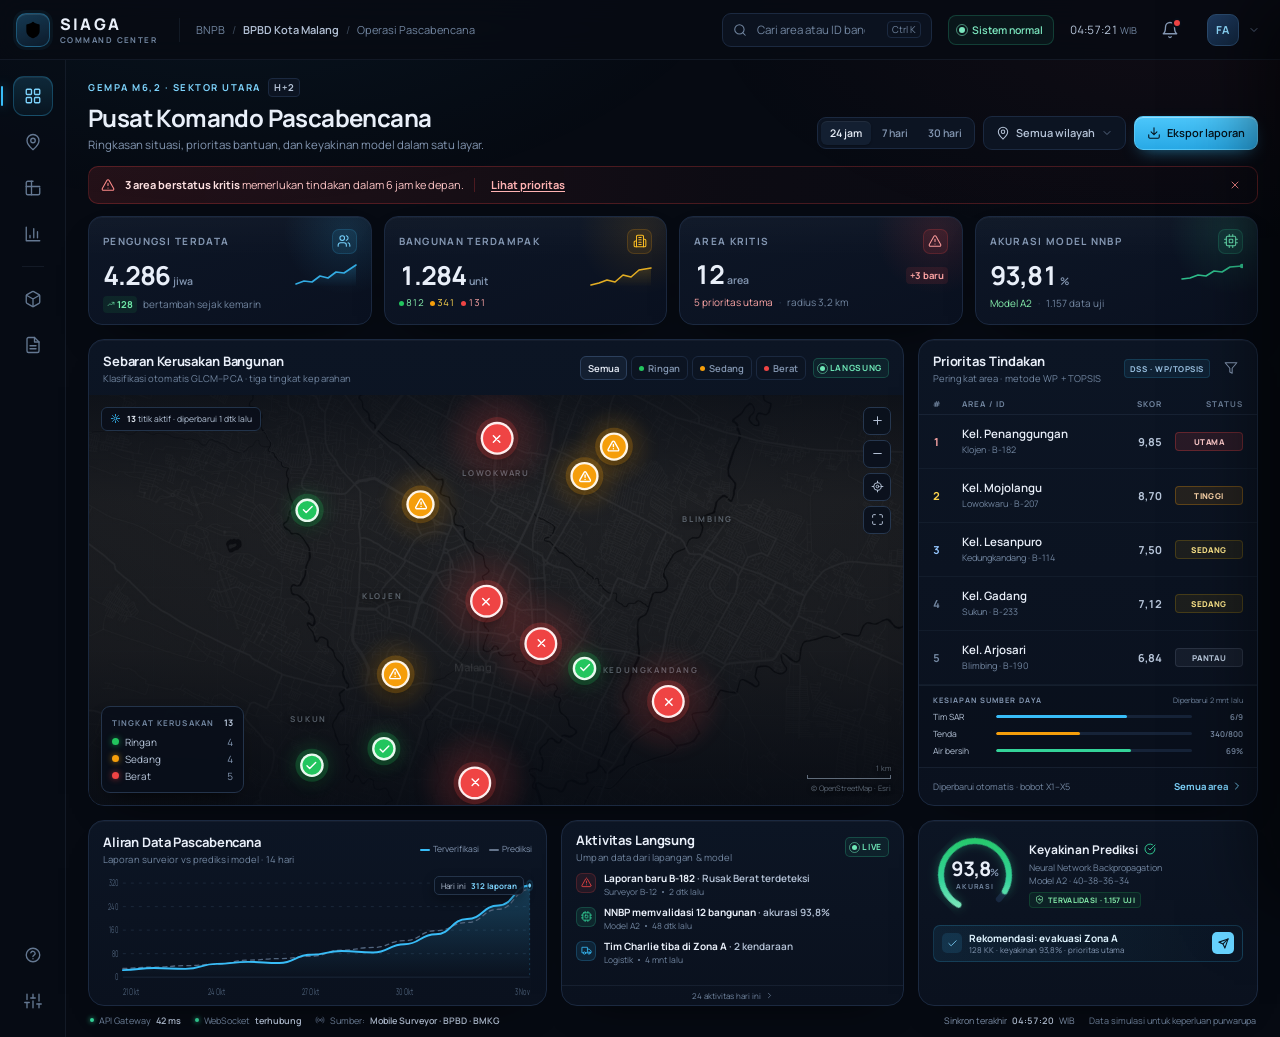
<file: mockup/index.html>
<!DOCTYPE html>
<html lang="id">
<head>
<meta charset="UTF-8" />
<meta name="viewport" content="width=device-width, initial-scale=1.0" />
<title>SIAGA Command Center — Pusat Komando Pascabencana</title>
<meta name="description" content="Mockup high-fidelity Executive Dashboard Sistem Informasi Manajemen Bencana BNPB/BPBD — Tugas Minggu 9." />
<link rel="stylesheet" href="assets/css/styles.css" />
</head>
<body>

<!-- ============ ICON SPRITE ============ -->
<svg width="0" height="0" style="position:absolute" aria-hidden="true">
  <defs>
    <symbol id="i-shield" viewBox="0 0 24 24"><path d="M20 13c0 5-3.5 7.5-7.66 8.95a1 1 0 0 1-.67-.01C7.5 20.5 4 18 4 13V6a1 1 0 0 1 1-1c2 0 4.5-1.2 6.24-2.72a1.17 1.17 0 0 1 1.52 0C14.51 3.81 17 5 19 5a1 1 0 0 1 1 1z"/><path d="M9 12h1.4l1.1-3 2 6 1.1-3H17"/></symbol>
    <symbol id="i-grid" viewBox="0 0 24 24"><rect x="3" y="3" width="7" height="7" rx="1.2"/><rect x="14" y="3" width="7" height="7" rx="1.2"/><rect x="3" y="14" width="7" height="7" rx="1.2"/><rect x="14" y="14" width="7" height="7" rx="1.2"/></symbol>
    <symbol id="i-map-pin" viewBox="0 0 24 24"><path d="M20 10c0 4.99-5.54 10.19-7.4 11.8a1 1 0 0 1-1.2 0C9.54 20.19 4 14.99 4 10a8 8 0 0 1 16 0"/><circle cx="12" cy="10" r="3"/></symbol>
    <symbol id="i-table" viewBox="0 0 24 24"><path d="M12 3H5a2 2 0 0 0-2 2v14a2 2 0 0 0 2 2h14a2 2 0 0 0 2-2v-7"/><path d="M3 10h18M10 3v18"/></symbol>
    <symbol id="i-chart" viewBox="0 0 24 24"><path d="M3 3v18h18"/><path d="M18 17V9M13 17V5M8 17v-3"/></symbol>
    <symbol id="i-users" viewBox="0 0 24 24"><path d="M16 21v-2a4 4 0 0 0-4-4H6a4 4 0 0 0-4 4v2"/><circle cx="9" cy="7" r="4"/><path d="M22 21v-2a4 4 0 0 0-3-3.87M16 3.13a4 4 0 0 1 0 7.75"/></symbol>
    <symbol id="i-box" viewBox="0 0 24 24"><path d="M21 8a2 2 0 0 0-1-1.73l-7-4a2 2 0 0 0-2 0l-7 4A2 2 0 0 0 3 8v8a2 2 0 0 0 1 1.73l7 4a2 2 0 0 0 2 0l7-4A2 2 0 0 0 21 16Z"/><path d="m3.3 7 8.7 5 8.7-5M12 22V12"/></symbol>
    <symbol id="i-file" viewBox="0 0 24 24"><path d="M14 2H6a2 2 0 0 0-2 2v16a2 2 0 0 0 2 2h12a2 2 0 0 0 2-2V8z"/><path d="M14 2v6h6M16 13H8M16 17H8"/></symbol>
    <symbol id="i-settings" viewBox="0 0 24 24"><path d="M4 21v-7M4 10V3M12 21v-9M12 8V3M20 21v-5M20 12V3"/><path d="M1 14h6M9 8h6M17 16h6"/></symbol>
    <symbol id="i-help" viewBox="0 0 24 24"><circle cx="12" cy="12" r="9"/><path d="M9.1 9a3 3 0 0 1 5.8 1c0 2-3 2.5-3 4"/><path d="M12 17h.01"/></symbol>
    <symbol id="i-bell" viewBox="0 0 24 24"><path d="M6 8a6 6 0 0 1 12 0c0 7 3 9 3 9H3s3-2 3-9"/><path d="M10.3 21a1.94 1.94 0 0 0 3.4 0"/></symbol>
    <symbol id="i-search" viewBox="0 0 24 24"><circle cx="11" cy="11" r="8"/><path d="m21 21-4.35-4.35"/></symbol>
    <symbol id="i-download" viewBox="0 0 24 24"><path d="M21 15v4a2 2 0 0 1-2 2H5a2 2 0 0 1-2-2v-4"/><path d="m7 10 5 5 5-5M12 15V3"/></symbol>
    <symbol id="i-chevron-down" viewBox="0 0 24 24"><path d="m6 9 6 6 6-6"/></symbol>
    <symbol id="i-chevron-right" viewBox="0 0 24 24"><path d="m9 18 6-6-6-6"/></symbol>
    <symbol id="i-plus" viewBox="0 0 24 24"><path d="M12 5v14M5 12h14"/></symbol>
    <symbol id="i-minus" viewBox="0 0 24 24"><path d="M5 12h14"/></symbol>
    <symbol id="i-locate" viewBox="0 0 24 24"><circle cx="12" cy="12" r="7"/><path d="M12 2v3M12 19v3M2 12h3M19 12h3"/><circle cx="12" cy="12" r="2.5"/></symbol>
    <symbol id="i-maximize" viewBox="0 0 24 24"><path d="M8 3H5a2 2 0 0 0-2 2v3M16 3h3a2 2 0 0 1 2 2v3M8 21H5a2 2 0 0 1-2-2v-3M16 21h3a2 2 0 0 0 2-2v-3"/></symbol>
    <symbol id="i-layers" viewBox="0 0 24 24"><path d="M12.83 2.18a2 2 0 0 0-1.66 0L2.6 6.08a1 1 0 0 0 0 1.83l8.58 3.91a2 2 0 0 0 1.66 0l8.58-3.9a1 1 0 0 0 0-1.83Z"/><path d="m22 17.65-9.17 4.16a2 2 0 0 1-1.66 0L2 17.65M22 12.65l-9.17 4.16a2 2 0 0 1-1.66 0L2 12.65"/></symbol>
    <symbol id="i-wifi" viewBox="0 0 24 24"><path d="M5 12.55a11 11 0 0 1 14.08 0M8.53 16.11a6 6 0 0 1 6.95 0"/><path d="M12 20h.01"/></symbol>
    <symbol id="i-clock" viewBox="0 0 24 24"><circle cx="12" cy="12" r="9"/><path d="M12 7v5l3 2"/></symbol>
    <symbol id="i-check-circle" viewBox="0 0 24 24"><path d="M21.8 10A10 10 0 1 1 17 3.34"/><path d="m9 11 3 3L22 4"/></symbol>
    <symbol id="i-check" viewBox="0 0 24 24"><path d="m20 6-11 11-5-5"/></symbol>
    <symbol id="i-alert" viewBox="0 0 24 24"><path d="m21.73 18-8-14a2 2 0 0 0-3.46 0l-8 14A2 2 0 0 0 4 21h16a2 2 0 0 0 1.73-3"/><path d="M12 9v4M12 17h.01"/></symbol>
    <symbol id="i-activity" viewBox="0 0 24 24"><path d="M22 12h-4l-3 9L9 3l-3 9H2"/></symbol>
    <symbol id="i-arrow-ur" viewBox="0 0 24 24"><path d="M7 17 17 7M7 7h10v10"/></symbol>
    <symbol id="i-x" viewBox="0 0 24 24"><path d="M18 6 6 18M6 6l12 12"/></symbol>
    <symbol id="i-filter" viewBox="0 0 24 24"><path d="M22 3H2l8 9.46V19l4 2v-8.54L22 3z"/></symbol>
    <symbol id="i-send" viewBox="0 0 24 24"><path d="m22 2-7 20-4-9-9-4Z"/><path d="M22 2 11 13"/></symbol>
    <symbol id="i-refresh" viewBox="0 0 24 24"><path d="M3 12a9 9 0 0 1 9-9 9.75 9.75 0 0 1 6.74 2.74L21 8M21 3v5h-5"/><path d="M21 12a9 9 0 0 1-9 9 9.75 9.75 0 0 1-6.74-2.74L3 16M8 16H3v5"/></symbol>
    <symbol id="i-radio" viewBox="0 0 24 24"><circle cx="12" cy="12" r="2"/><path d="M4.93 19.07a10 10 0 0 1 0-14.14M19.07 4.93a10 10 0 0 1 0 14.14M7.76 16.24a6 6 0 0 1 0-8.49M16.24 7.76a6 6 0 0 1 0 8.49"/></symbol>
    <symbol id="i-truck" viewBox="0 0 24 24"><path d="M10 17h4V5H2v12h3M14 9h4l4 4v4h-3"/><circle cx="7.5" cy="17.5" r="2.5"/><circle cx="17.5" cy="17.5" r="2.5"/></symbol>
    <symbol id="i-home" viewBox="0 0 24 24"><path d="m3 9 9-7 9 7v11a2 2 0 0 1-2 2H5a2 2 0 0 1-2-2z"/><path d="M9 22V12h6v10"/></symbol>
    <symbol id="i-building" viewBox="0 0 24 24"><path d="M6 22V4a2 2 0 0 1 2-2h8a2 2 0 0 1 2 2v18Z"/><path d="M6 12H4a2 2 0 0 0-2 2v6a2 2 0 0 0 2 2h2M18 9h2a2 2 0 0 1 2 2v9a2 2 0 0 1-2 2h-2M10 6h4M10 10h4M10 14h4M10 18h4"/></symbol>
    <symbol id="i-spark" viewBox="0 0 24 24"><path d="M12 3v3M12 18v3M3 12h3M18 12h3M5.6 5.6l2.1 2.1M16.3 16.3l2.1 2.1M18.4 5.6l-2.1 2.1M7.7 16.3l-2.1 2.1"/><circle cx="12" cy="12" r="3.2"/></symbol>
    <symbol id="i-cpu" viewBox="0 0 24 24"><rect x="4" y="4" width="16" height="16" rx="2"/><rect x="9" y="9" width="6" height="6" rx="1"/><path d="M9 1v3M15 1v3M9 20v3M15 20v3M1 9h3M1 15h3M20 9h3M20 15h3"/></symbol>
    <symbol id="i-target" viewBox="0 0 24 24"><circle cx="12" cy="12" r="9"/><circle cx="12" cy="12" r="5"/><circle cx="12" cy="12" r="1"/></symbol>
    <symbol id="i-trend-up" viewBox="0 0 24 24"><path d="m3 17 6-6 4 4 8-8"/><path d="M15 7h6v6"/></symbol>
    <symbol id="i-trend-down" viewBox="0 0 24 24"><path d="m3 7 6 6 4-4 8 8"/><path d="M15 17h6v-6"/></symbol>
  </defs>
</svg>

<div class="app">

  <!-- ============ TOP BAR ============ -->
  <header class="topbar">
    <div class="brand">
      <div class="brand-mark"><svg><use href="#i-shield"/></svg></div>
      <div class="brand-text">
        <span class="brand-name">SIAGA</span>
        <span class="brand-sub">COMMAND CENTER</span>
      </div>
    </div>
    <div class="v-divider"></div>
    <div class="crumbs">
      <span>BNPB</span><span class="sep">/</span>
      <strong>BPBD Kota Malang</strong><span class="sep">/</span>
      <span>Operasi Pascabencana</span>
    </div>
    <div class="topbar-spacer"></div>

    <label class="search">
      <svg class="icon sm"><use href="#i-search"/></svg>
      <input id="globalSearch" type="search" placeholder="Cari area atau ID bangunan…" aria-label="Cari area atau ID bangunan" />
      <kbd>Ctrl K</kbd>
    </label>

    <div class="sync-chip" title="Sinkronisasi data berjalan">
      <span class="pulse-dot"></span>
      <span>Sistem normal</span>
    </div>

    <div class="clock"><span id="clock">14:32:08</span><small>WIB</small></div>

    <button class="icon-btn" aria-label="Notifikasi" id="bellBtn">
      <svg class="icon"><use href="#i-bell"/></svg>
      <span class="badge"></span>
    </button>

    <div class="profile">
      <div class="avatar">FA</div>
      <div class="profile-meta"><b>Farrel A.</b><span>EKSEKUTIF BPBD</span></div>
      <svg class="icon xs" style="color:#5d6f89"><use href="#i-chevron-down"/></svg>
    </div>
  </header>

  <div class="shell">

    <!-- ============ RAIL ============ -->
    <nav class="rail" aria-label="Navigasi utama">
      <button class="rail-btn active" data-tip="Ringkasan" aria-label="Ringkasan"><svg class="icon"><use href="#i-grid"/></svg></button>
      <button class="rail-btn" data-tip="Peta kerusakan" aria-label="Peta kerusakan"><svg class="icon"><use href="#i-map-pin"/></svg></button>
      <button class="rail-btn" data-tip="Daftar prioritas" aria-label="Daftar prioritas"><svg class="icon"><use href="#i-table"/></svg></button>
      <button class="rail-btn" data-tip="Analitik" aria-label="Analitik"><svg class="icon"><use href="#i-chart"/></svg></button>
      <div class="rail-sep"></div>
      <button class="rail-btn" data-tip="Sumber daya" aria-label="Sumber daya"><svg class="icon"><use href="#i-box"/></svg></button>
      <button class="rail-btn" data-tip="Laporan" aria-label="Laporan"><svg class="icon"><use href="#i-file"/></svg></button>
      <div class="rail-spacer"></div>
      <button class="rail-btn" data-tip="Bantuan" aria-label="Bantuan"><svg class="icon"><use href="#i-help"/></svg></button>
      <button class="rail-btn" data-tip="Pengaturan" aria-label="Pengaturan"><svg class="icon"><use href="#i-settings"/></svg></button>
    </nav>

    <!-- ============ MAIN ============ -->
    <main class="main">

      <div class="page-head">
        <div>
          <div class="eyebrow">
            <span>Gempa M6,2 · Sektor Utara</span>
            <span class="tag">H+2</span>
          </div>
          <h1>Pusat Komando Pascabencana</h1>
          <p class="page-sub">Ringkasan situasi, prioritas bantuan, dan keyakinan model dalam satu layar.</p>
        </div>
        <div class="head-actions">
          <div class="segmented" role="group" aria-label="Rentang waktu">
            <button class="active">24 jam</button>
            <button>7 hari</button>
            <button>30 hari</button>
          </div>
          <button class="btn">
            <svg class="icon sm"><use href="#i-map-pin"/></svg>
            Semua wilayah
            <svg class="icon xs" style="color:#5d6f89"><use href="#i-chevron-down"/></svg>
          </button>
          <button class="btn primary">
            <svg class="icon sm"><use href="#i-download"/></svg>
            Ekspor laporan
          </button>
        </div>
      </div>

      <div class="alert-banner" id="alertBanner">
        <svg class="icon sm"><use href="#i-alert"/></svg>
        <span><b>3 area berstatus kritis</b> memerlukan tindakan dalam 6 jam ke depan.</span>
        <span class="sep"></span>
        <button class="link" id="alertLink">Lihat prioritas</button>
        <span class="spacer"></span>
        <button class="close" id="alertClose" aria-label="Tutup pemberitahuan">
          <svg class="icon xs"><use href="#i-x"/></svg>
        </button>
      </div>

      <!-- KPI -->
      <section class="kpis" aria-label="Indikator kinerja utama">
        <article class="kpi" style="--glow:rgba(56,189,248,.13)">
          <div class="kpi-top">
            <span class="kpi-label">Pengungsi Terdata</span>
            <span class="kpi-ic"><svg class="icon"><use href="#i-users"/></svg></span>
          </div>
          <div class="kpi-main">
            <div class="kpi-value" data-count="4286">4.286<small>jiwa</small></div>
            <svg class="spark" viewBox="0 0 62 26" fill="none" aria-hidden="true">
              <path d="M1 23 L9 20 L17 21 L25 15 L33 17 L41 11 L49 12 L61 4" stroke="#38bdf8" stroke-width="1.6" stroke-linecap="round" stroke-linejoin="round"/>
              <path d="M1 23 L9 20 L17 21 L25 15 L33 17 L41 11 L49 12 L61 4 L61 26 L1 26Z" fill="url(#sp1)" opacity=".5"/>
              <defs><linearGradient id="sp1" x1="0" y1="0" x2="0" y2="1"><stop stop-color="#38bdf8" stop-opacity=".45"/><stop offset="1" stop-color="#38bdf8" stop-opacity="0"/></linearGradient></defs>
            </svg>
          </div>
          <div class="kpi-foot">
            <span class="delta up"><svg class="icon xs" style="width:8px;height:8px"><use href="#i-trend-up"/></svg>128</span>
            <span>bertambah sejak kemarin</span>
          </div>
        </article>

        <article class="kpi" style="--glow:rgba(245,158,11,.1)">
          <div class="kpi-top">
            <span class="kpi-label">Bangunan Terdampak</span>
            <span class="kpi-ic" style="--ic:#fbbf24;--ic-bg:rgba(245,158,11,.09);--ic-bd:rgba(245,158,11,.18)"><svg class="icon"><use href="#i-building"/></svg></span>
          </div>
          <div class="kpi-main">
            <div class="kpi-value" data-count="1284">1.284<small>unit</small></div>
            <svg class="spark" viewBox="0 0 62 26" fill="none" aria-hidden="true">
              <path d="M1 24 L9 22 L17 19 L25 21 L33 14 L41 16 L49 9 L61 7" stroke="#fbbf24" stroke-width="1.6" stroke-linecap="round" stroke-linejoin="round"/>
              <path d="M1 24 L9 22 L17 19 L25 21 L33 14 L41 16 L49 9 L61 7 L61 26 L1 26Z" fill="url(#sp2)" opacity=".45"/>
              <defs><linearGradient id="sp2" x1="0" y1="0" x2="0" y2="1"><stop stop-color="#fbbf24" stop-opacity=".4"/><stop offset="1" stop-color="#fbbf24" stop-opacity="0"/></linearGradient></defs>
            </svg>
          </div>
          <div class="kpi-foot">
            <span class="sev-dots"><span style="color:#86efac"><i style="background:#22c55e"></i>812</span></span>
            <span class="sev-dots"><span style="color:#fcd34d"><i style="background:#f59e0b"></i>341</span></span>
            <span class="sev-dots"><span style="color:#fca5a5"><i style="background:#ef4444"></i>131</span></span>
          </div>
        </article>

        <article class="kpi" style="--glow:rgba(239,68,68,.13)">
          <div class="kpi-top">
            <span class="kpi-label">Area Kritis</span>
            <span class="kpi-ic" style="--ic:#fca5a5;--ic-bg:rgba(239,68,68,.1);--ic-bd:rgba(239,68,68,.2)"><svg class="icon"><use href="#i-alert"/></svg></span>
          </div>
          <div class="kpi-main">
            <div class="kpi-value" data-count="12">12<small>area</small></div>
            <span class="delta down" style="margin-bottom:3px">+3 baru</span>
          </div>
          <div class="kpi-foot">
            <span style="color:#fca5a5">5 prioritas utama</span>
            <span style="color:#3d4f68">·</span>
            <span>radius 3,2 km</span>
          </div>
        </article>

        <article class="kpi" style="--glow:rgba(52,211,153,.12)">
          <div class="kpi-top">
            <span class="kpi-label">Akurasi Model NNBP</span>
            <span class="kpi-ic" style="--ic:#6ee7b7;--ic-bg:rgba(52,211,153,.09);--ic-bd:rgba(52,211,153,.18)"><svg class="icon"><use href="#i-cpu"/></svg></span>
          </div>
          <div class="kpi-main">
            <div class="kpi-value">93,81<small>%</small></div>
            <svg class="spark" viewBox="0 0 62 26" fill="none" aria-hidden="true">
              <path d="M1 18 L9 17 L17 14 L25 15 L33 10 L41 11 L49 6 L61 5" stroke="#34d399" stroke-width="1.6" stroke-linecap="round" stroke-linejoin="round"/>
              <circle cx="61" cy="5" r="2.2" fill="#34d399"/>
            </svg>
          </div>
          <div class="kpi-foot">
            <span style="color:#86efac">Model A2</span>
            <span style="color:#3d4f68">·</span>
            <span>1.157 data uji</span>
          </div>
        </article>
      </section>

      <!-- WORKSPACE -->
      <div class="workspace">

        <div class="col-left">

          <!-- MAP -->
          <section class="card map-card" aria-label="Peta kerusakan bangunan">
            <div class="card-head">
              <div class="card-title">
                <h2>Sebaran Kerusakan Bangunan</h2>
                <p>Klasifikasi otomatis GLCM–PCA · tiga tingkat keparahan</p>
              </div>
              <div class="card-head-right">
                <div class="chips" id="mapFilters" role="group" aria-label="Filter tingkat kerusakan">
                  <button class="chip active" data-sev="all">Semua</button>
                  <button class="chip" data-sev="ringan"><span class="dot" style="background:#22c55e"></span>Ringan</button>
                  <button class="chip" data-sev="sedang"><span class="dot" style="background:#f59e0b"></span>Sedang</button>
                  <button class="chip" data-sev="berat"><span class="dot" style="background:#ef4444"></span>Berat</button>
                </div>
                <button class="live-chip" id="liveToggle" title="Jeda / lanjutkan data langsung">
                  <span class="pulse-dot"></span><span id="liveLabel">Langsung</span>
                </button>
              </div>
            </div>
            <div class="map-wrap" id="mapWrap">
              <img class="map-img" src="assets/img/map-malang.png" alt="Peta Kota Malang dengan sebaran titik kerusakan bangunan" />
              <div class="map-tint"></div>
              <div class="map-grid"></div>

              <div class="map-note">
                <svg class="icon"><use href="#i-spark"/></svg>
                <span><b id="pinCount">13</b> titik aktif · <span id="mapUpdated">diperbarui 2 dtk lalu</span></span>
              </div>

              <div class="district-label" style="left:50%;top:19%">LOWOKWARU</div>
              <div class="district-label" style="left:76%;top:30%">BLIMBING</div>
              <div class="district-label" style="left:36%;top:49%">KLOJEN</div>
              <div class="district-label" style="left:27%;top:79%">SUKUN</div>
              <div class="district-label" style="left:69%;top:67%">KEDUNGKANDANG</div>

              <div class="map-pins" id="mapPins"></div>
              <div class="pin-tip" id="pinTip" aria-hidden="true"></div>

              <div class="map-controls" aria-label="Kontrol peta">
                <button class="map-ctl" id="zoomIn" aria-label="Perbesar peta"><svg class="icon"><use href="#i-plus"/></svg></button>
                <button class="map-ctl" id="zoomOut" aria-label="Perkecil peta"><svg class="icon"><use href="#i-minus"/></svg></button>
                <button class="map-ctl" aria-label="Pusatkan ke lokasi"><svg class="icon"><use href="#i-locate"/></svg></button>
                <button class="map-ctl" aria-label="Perbesar tampilan"><svg class="icon"><use href="#i-maximize"/></svg></button>
              </div>

              <div class="map-legend">
                <div class="legend-head"><span>Tingkat kerusakan</span><b id="legendTotal">13</b></div>
                <div class="legend-row" style="--c:#22c55e"><span class="swatch"></span>Ringan <span class="count" id="countRingan">4</span></div>
                <div class="legend-row" style="--c:#f59e0b"><span class="swatch"></span>Sedang <span class="count" id="countSedang">4</span></div>
                <div class="legend-row" style="--c:#ef4444"><span class="swatch"></span>Berat <span class="count" id="countBerat">5</span></div>
              </div>

              <div class="map-foot">
                <div class="scalebar"><span>1 km</span><div class="bar"></div></div>
                <span>© OpenStreetMap · Esri</span>
              </div>

              <div class="map-toast" id="mapToast"></div>
            </div>
          </section>

          <div class="bottom-row">
            <!-- TREND -->
            <section class="card trend" aria-label="Aliran data pascabencana">
              <div class="card-head">
                <div class="card-title">
                  <h2>Aliran Data Pascabencana</h2>
                  <p>Laporan surveior vs prediksi model · 14 hari</p>
                </div>
                <div class="card-head-right">
                  <div class="legend-inline">
                    <span><i style="background:#38bdf8"></i>Terverifikasi</span>
                    <span><i style="background:#64748b"></i>Prediksi</span>
                  </div>
                </div>
              </div>
              <div class="chart-wrap">
                <div class="chart-note"><span>Hari ini</span><b>312 laporan</b></div>
                <svg id="trendChart" viewBox="0 0 660 118" preserveAspectRatio="none" aria-label="Grafik aliran laporan harian"></svg>
              </div>
            </section>

            <!-- FEED -->
            <section class="card feed" aria-label="Aktivitas langsung">
              <div class="card-head">
                <div class="card-title">
                  <h2>Aktivitas Langsung</h2>
                  <p>Umpan data dari lapangan &amp; model</p>
                </div>
                <span class="live-chip"><span class="pulse-dot"></span>Live</span>
              </div>
              <div class="feed-list" id="feedList"></div>
              <div class="feed-more">24 aktivitas hari ini <svg class="icon" style="width:9px;height:9px"><use href="#i-chevron-right"/></svg></div>
            </section>
          </div>
        </div>

        <!-- RIGHT COLUMN -->
        <aside class="col-right">

          <!-- PRIORITY -->
          <section class="card priority" aria-label="Daftar prioritas tindakan">
            <div class="card-head">
              <div class="card-title">
                <h2>Prioritas Tindakan</h2>
                <p>Peringkat area · metode WP + TOPSIS</p>
              </div>
              <div class="card-head-right">
                <span class="source-badge">DSS · WP/TOPSIS</span>
                <button class="icon-btn" style="width:26px;height:26px" aria-label="Opsi pengurutan">
                  <svg class="icon sm"><use href="#i-filter"/></svg>
                </button>
              </div>
            </div>
            <div class="table-head">
              <span>#</span><span>Area / ID</span><span>Skor</span><span style="text-align:right">Status</span>
            </div>
            <div class="p-rows" id="priorityRows"></div>
            <div class="resource-block">
              <div class="res-head"><span>Kesiapan sumber daya</span><span>Diperbarui 2 mnt lalu</span></div>
              <div class="res-row"><span>Tim SAR</span><div class="res-bar"><div style="width:67%"></div></div><b>6/9</b></div>
              <div class="res-row"><span>Tenda</span><div class="res-bar"><div style="width:43%;background:#f59e0b"></div></div><b>340/800</b></div>
              <div class="res-row"><span>Air bersih</span><div class="res-bar"><div style="width:69%;background:#34d399"></div></div><b>69%</b></div>
            </div>
            <div class="p-foot">
              <span>Diperbarui otomatis · bobot X1–X5</span>
              <a href="#" id="seeAllPriority">Semua area <svg class="icon xs"><use href="#i-chevron-right"/></svg></a>
            </div>
          </section>

          <!-- CONFIDENCE -->
          <section class="card confidence" aria-label="Keyakinan prediksi model">
            <div class="conf-top">
              <div class="gauge">
                <svg viewBox="0 0 84 84">
                  <defs>
                    <linearGradient id="gaugeGrad" x1="0" y1="1" x2="1" y2="0">
                      <stop offset="0%" stop-color="#22c55e"/>
                      <stop offset="55%" stop-color="#34d399"/>
                      <stop offset="100%" stop-color="#a7f3d0"/>
                    </linearGradient>
                  </defs>
                  <circle class="track" cx="42" cy="42" r="34" stroke-width="6" stroke-dasharray="160.2 213.6" fill="none" stroke-linecap="round"/>
                  <circle class="val" id="gaugeVal" cx="42" cy="42" r="34" stroke-width="6" stroke-dasharray="160.2 213.6" stroke-dashoffset="160.2" fill="none"/>
                </svg>
                <div class="gauge-center">
                  <b>93,8<span>%</span></b>
                  <small>Akurasi</small>
                </div>
              </div>
              <div class="conf-meta">
                <div class="conf-title">Keyakinan Prediksi
                  <svg class="icon xs" style="color:#34d399"><use href="#i-check-circle"/></svg>
                </div>
                <div class="conf-sub">Neural Network Backpropagation<br/>Model A2 · 40–38–36–34</div>
                <span class="conf-badge"><svg class="icon" style="width:9px;height:9px"><use href="#i-shield"/></svg>TERVALIDASI · 1.157 UJI</span>
              </div>
            </div>
            <div class="conf-rec">
              <span class="ic"><svg class="icon"><use href="#i-check"/></svg></span>
              <span class="txt">
                <b>Rekomendasi: evakuasi Zona A</b>
                <span>128 KK · keyakinan 93,8% · prioritas utama</span>
              </span>
              <button class="go" id="deployRec" aria-label="Kirim rekomendasi"><svg class="icon"><use href="#i-send"/></svg></button>
            </div>
          </section>
        </aside>
      </div>

      <footer class="statusbar">
        <div class="st"><span class="ok-dot"></span>API Gateway <b>42 ms</b></div>
        <div class="st"><span class="ok-dot"></span>WebSocket <b>terhubung</b></div>
        <div class="st"><svg class="icon" style="width:10px;height:10px;color:#5d6f89"><use href="#i-radio"/></svg>Sumber: <b>Mobile Surveyor · BPBD · BMKG</b></div>
        <div class="grow"></div>
        <div class="st mono">Sinkron terakhir <b id="syncTime">14:32:08</b> WIB</div>
        <div class="st">Data simulasi untuk keperluan purwarupa</div>
      </footer>
    </main>
  </div>
</div>

<!-- ============ DRAWER ============ -->
<div class="overlay" id="overlay"></div>
<aside class="drawer" id="drawer" aria-label="Detail bangunan" aria-hidden="true">
  <div class="drawer-head">
    <div>
      <div class="eyebrow">Detail Bangunan · <span id="drawerId">B-182</span></div>
      <h3 id="drawerName">Kel. Penanggungan</h3>
      <div class="loc"><svg class="icon"><use href="#i-map-pin"/></svg><span id="drawerLoc">Klojen · -7,9725 / 112,6305</span></div>
    </div>
    <button class="icon-btn" id="drawerClose" aria-label="Tutup detail">
      <svg class="icon"><use href="#i-x"/></svg>
    </button>
  </div>

  <div class="drawer-status" id="drawerStatus">
    <span class="sev-ic"><svg class="icon"><use href="#i-alert"/></svg></span>
    <span class="txt"><b id="drawerSev">Rusak Berat</b><span id="drawerSevSub">Prioritas utama · tindakan &lt; 6 jam</span></span>
    <span class="score"><b id="drawerScore">9,85</b><span>Skor DSS</span></span>
  </div>

  <div class="drawer-body">
    <div class="d-metrics">
      <div class="d-metric"><span>KK Terdampak</span><b id="mKK">128<small>KK</small></b></div>
      <div class="d-metric"><span>Bangunan</span><b id="mBangunan">12<small>unit</small></b></div>
      <div class="d-metric"><span>Keyakinan</span><b id="mProb">93,8<small>%</small></b></div>
    </div>

    <div class="d-sec">
      <div class="d-sec-head"><h4>Prediksi Kerusakan · NNBP</h4><span class="tag">MODEL A2</span></div>
      <div id="probRows"></div>
    </div>

    <div class="d-sec">
      <div class="d-sec-head"><h4>Komponen Penilaian DSS</h4><span>Bobot X1–X5</span></div>
      <div id="critRows"></div>
    </div>

    <div class="d-sec">
      <div class="d-sec-head"><h4>Metadata Laporan</h4><span>ID <b id="metaId">B-182</b></span></div>
      <div class="d-meta">
        <div><span>Kecamatan</span><b id="metaKec">Klojen</b></div>
        <div><span>Koordinat</span><b id="metaCoord">-7,9725 / 112,6305</b></div>
        <div><span>Surveyor</span><b id="metaSurveyor">Budi S. · B-12</b></div>
        <div><span>Waktu survei</span><b id="metaTime">03/11/2026 · 14:28 WIB</b></div>
        <div><span>Sumber</span><b>Mobile Surveyor</b></div>
        <div><span>Validasi</span><b>GLCM–PCA + NNBP</b></div>
      </div>
    </div>

    <div class="d-sec">
      <div class="d-sec-head"><h4>Rekomendasi Tindakan</h4><span>Diurutkan skor</span></div>
      <div class="rec-list">
        <div class="rec-item"><span class="num">1</span><p><b>Evakuasi 128 KK</b> ke titik pengungsian Kec. Klojen dalam 6 jam.</p></div>
        <div class="rec-item"><span class="num">2</span><p><b>Kirim 2 tim SAR</b> dan alat berat untuk pembersihan akses jalan.</p></div>
      </div>
    </div>

    <div class="d-sec">
      <div class="d-sec-head"><h4>Riwayat Validasi</h4><span>Otomatis</span></div>
      <div class="d-timeline">
        <div class="tl-item" style="--c:#38bdf8"><b>Laporan diterima dari Surveyor B-12</b><span>14:28 WIB · payload JSON · 2 foto</span></div>
        <div class="tl-item" style="--c:#38bdf8"><b>Klasifikasi GLCM–PCA selesai</b><span>14:29 WIB · n = 2,08 · Rusak Berat</span></div>
        <div class="tl-item" style="--c:#34d399"><b>Prediksi NNBP tervalidasi</b><span>14:30 WIB · keyakinan 93,8%</span></div>
        <div class="tl-item" style="--c:#f59e0b"><b>Masuk peringkat #1 DSS</b><span>14:31 WIB · skor WP + TOPSIS 9,85</span></div>
      </div>
    </div>
    <div class="d-sec">
      <div class="d-sec-head"><h4>Lampiran</h4><span>5 berkas</span></div>
      <div class="attach-row">
        <button class="attach"><svg class="icon"><use href="#i-file"/></svg>Foto survei <b>4</b></button>
        <button class="attach"><svg class="icon"><use href="#i-file"/></svg>Berita acara <b>1</b></button>
      </div>
    </div>
  </div>
  <div class="drawer-foot">
    <button class="btn primary" style="flex:1.3"><svg class="icon sm"><use href="#i-truck"/></svg>Tugaskan tim</button>
    <button class="btn"><svg class="icon sm"><use href="#i-arrow-ur"/></svg>Eskalasi</button>
  </div>
</aside>

<div class="toasts" id="toasts"></div>

<script src="assets/js/data.js"></script>
<script src="assets/js/app.js"></script>
</body>
</html>
</file>
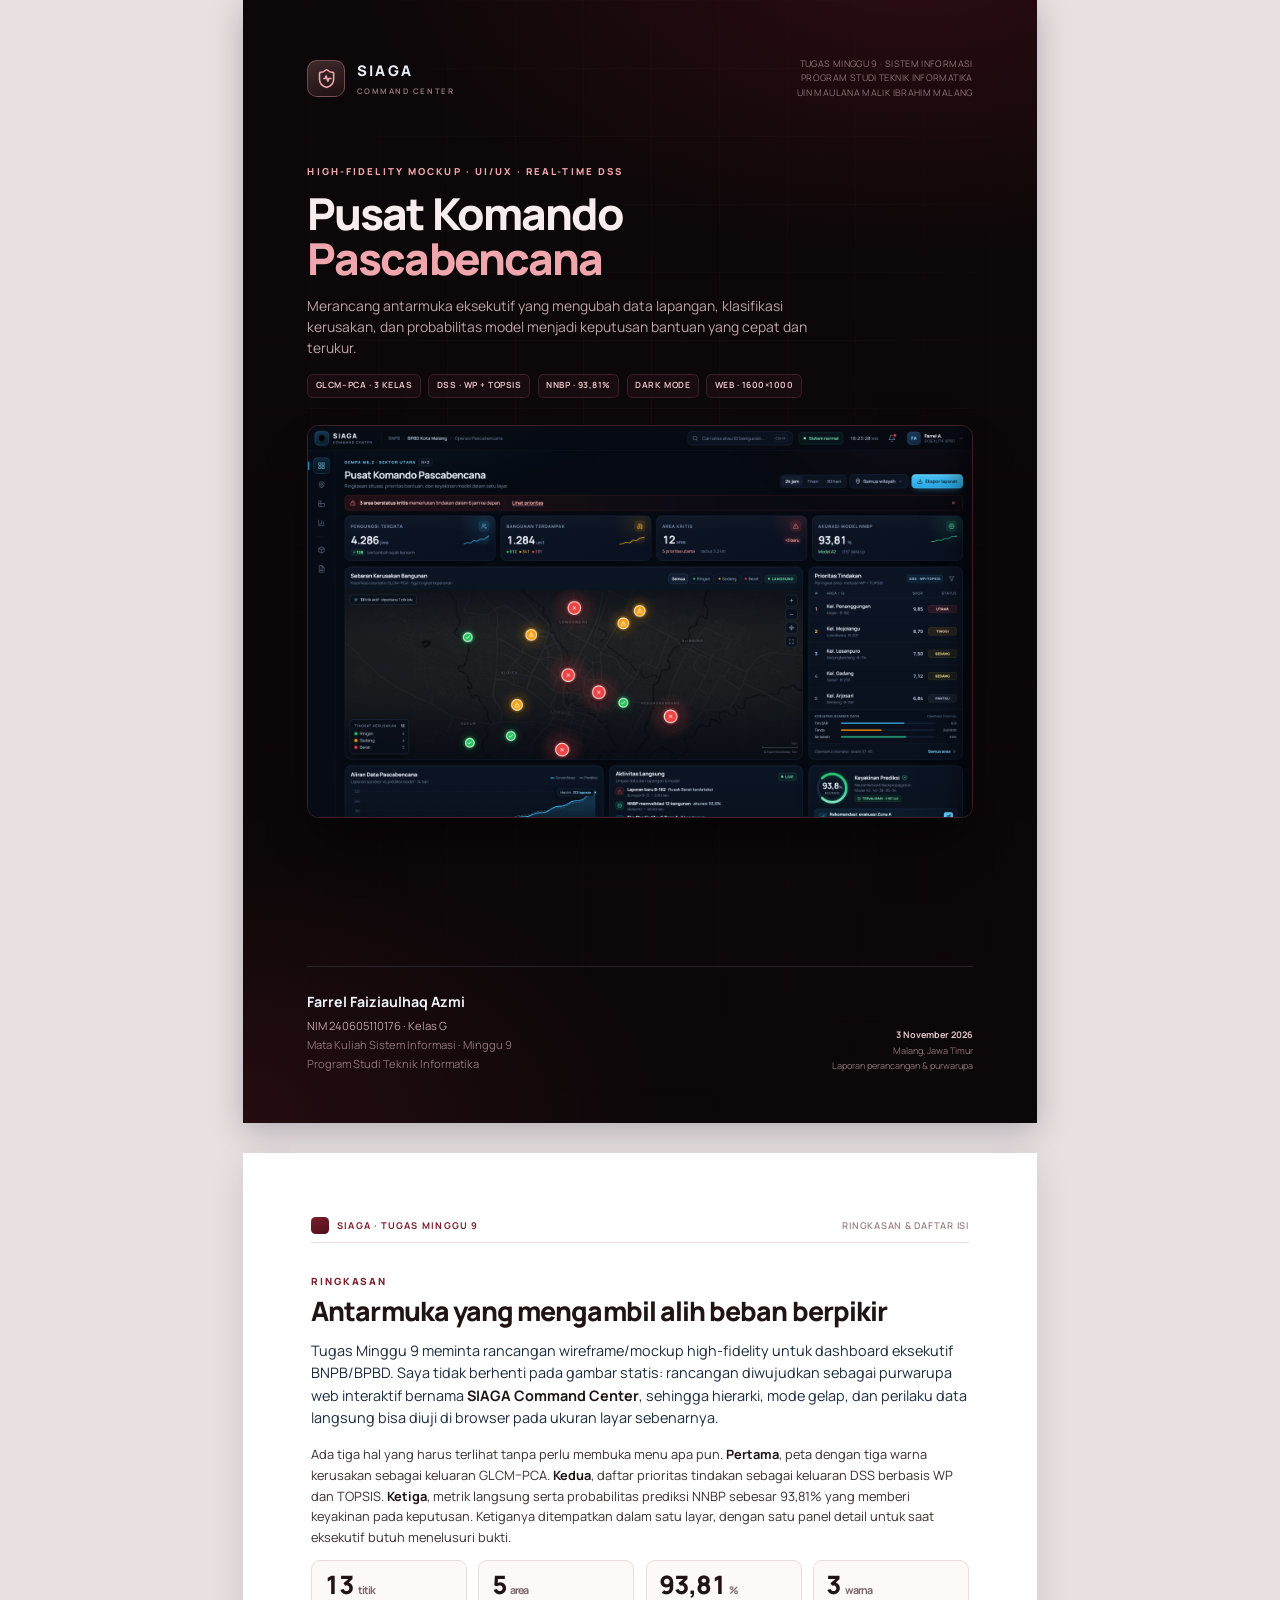
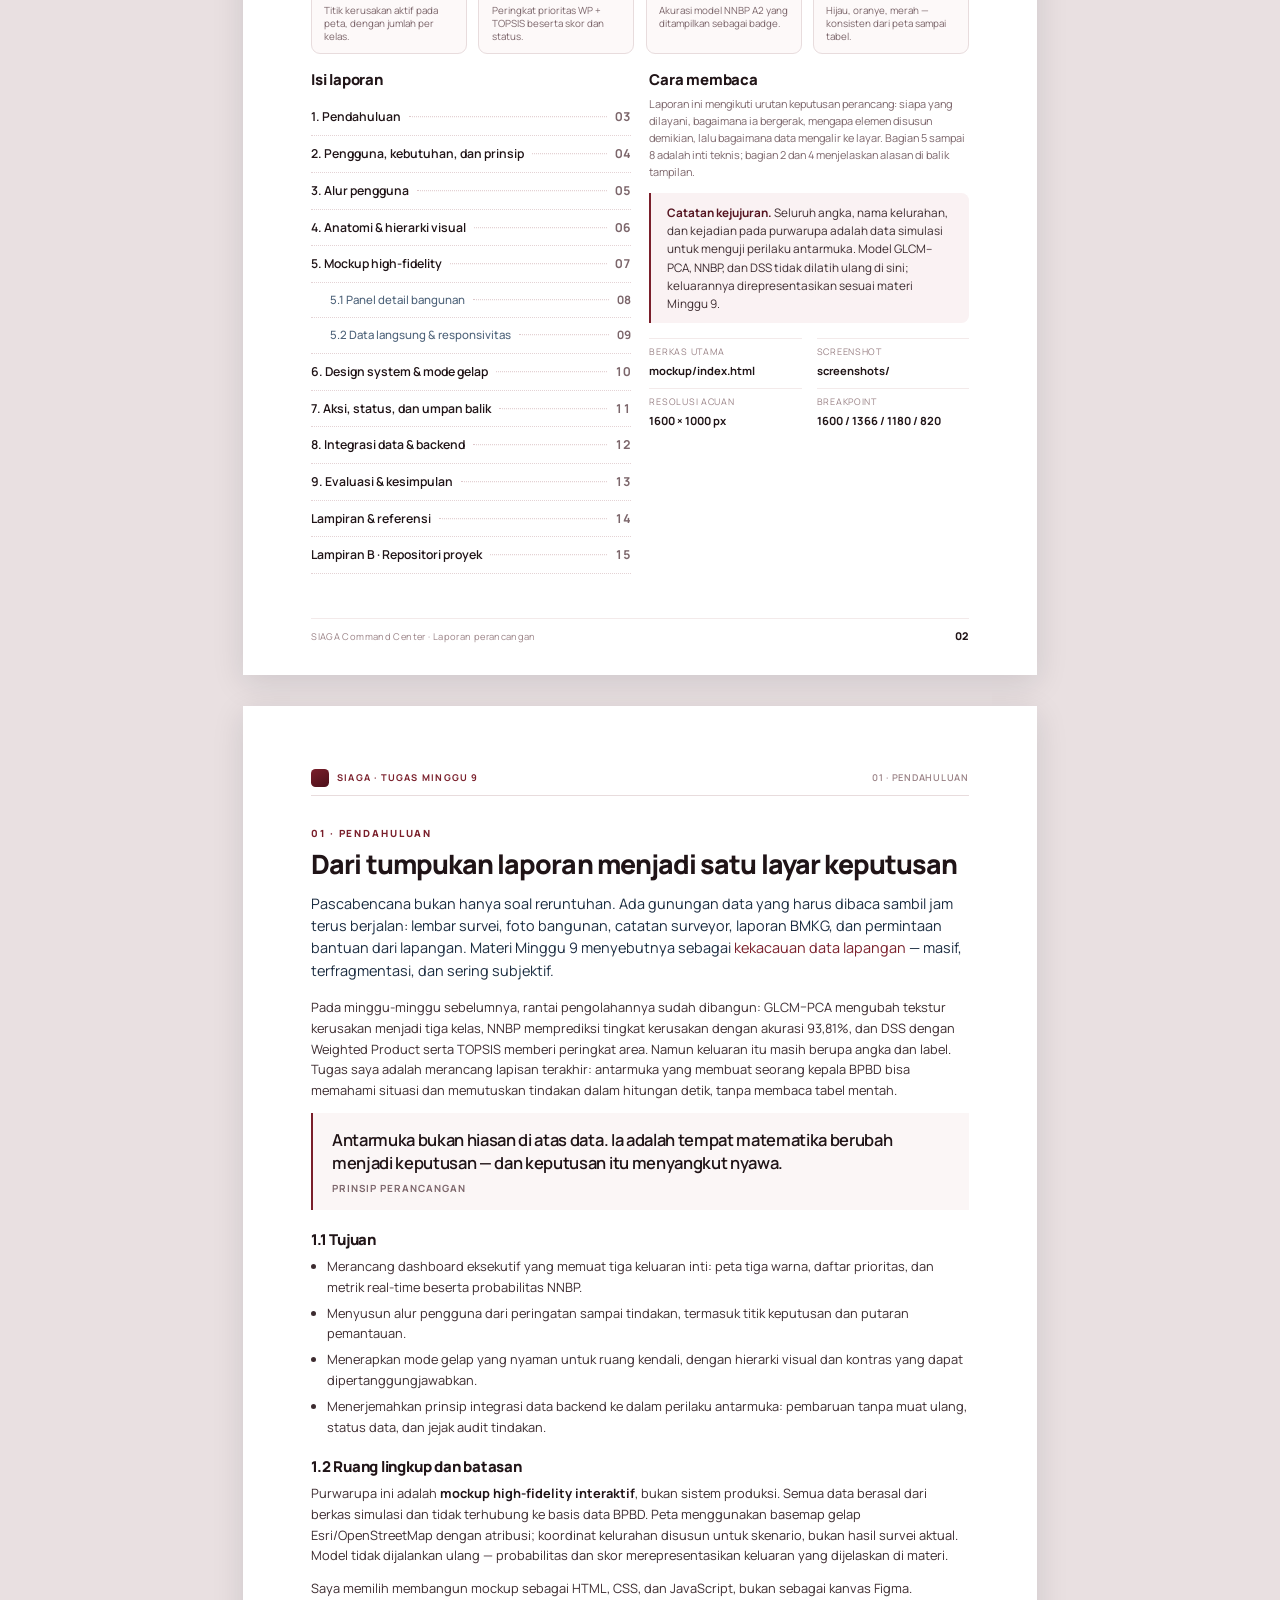
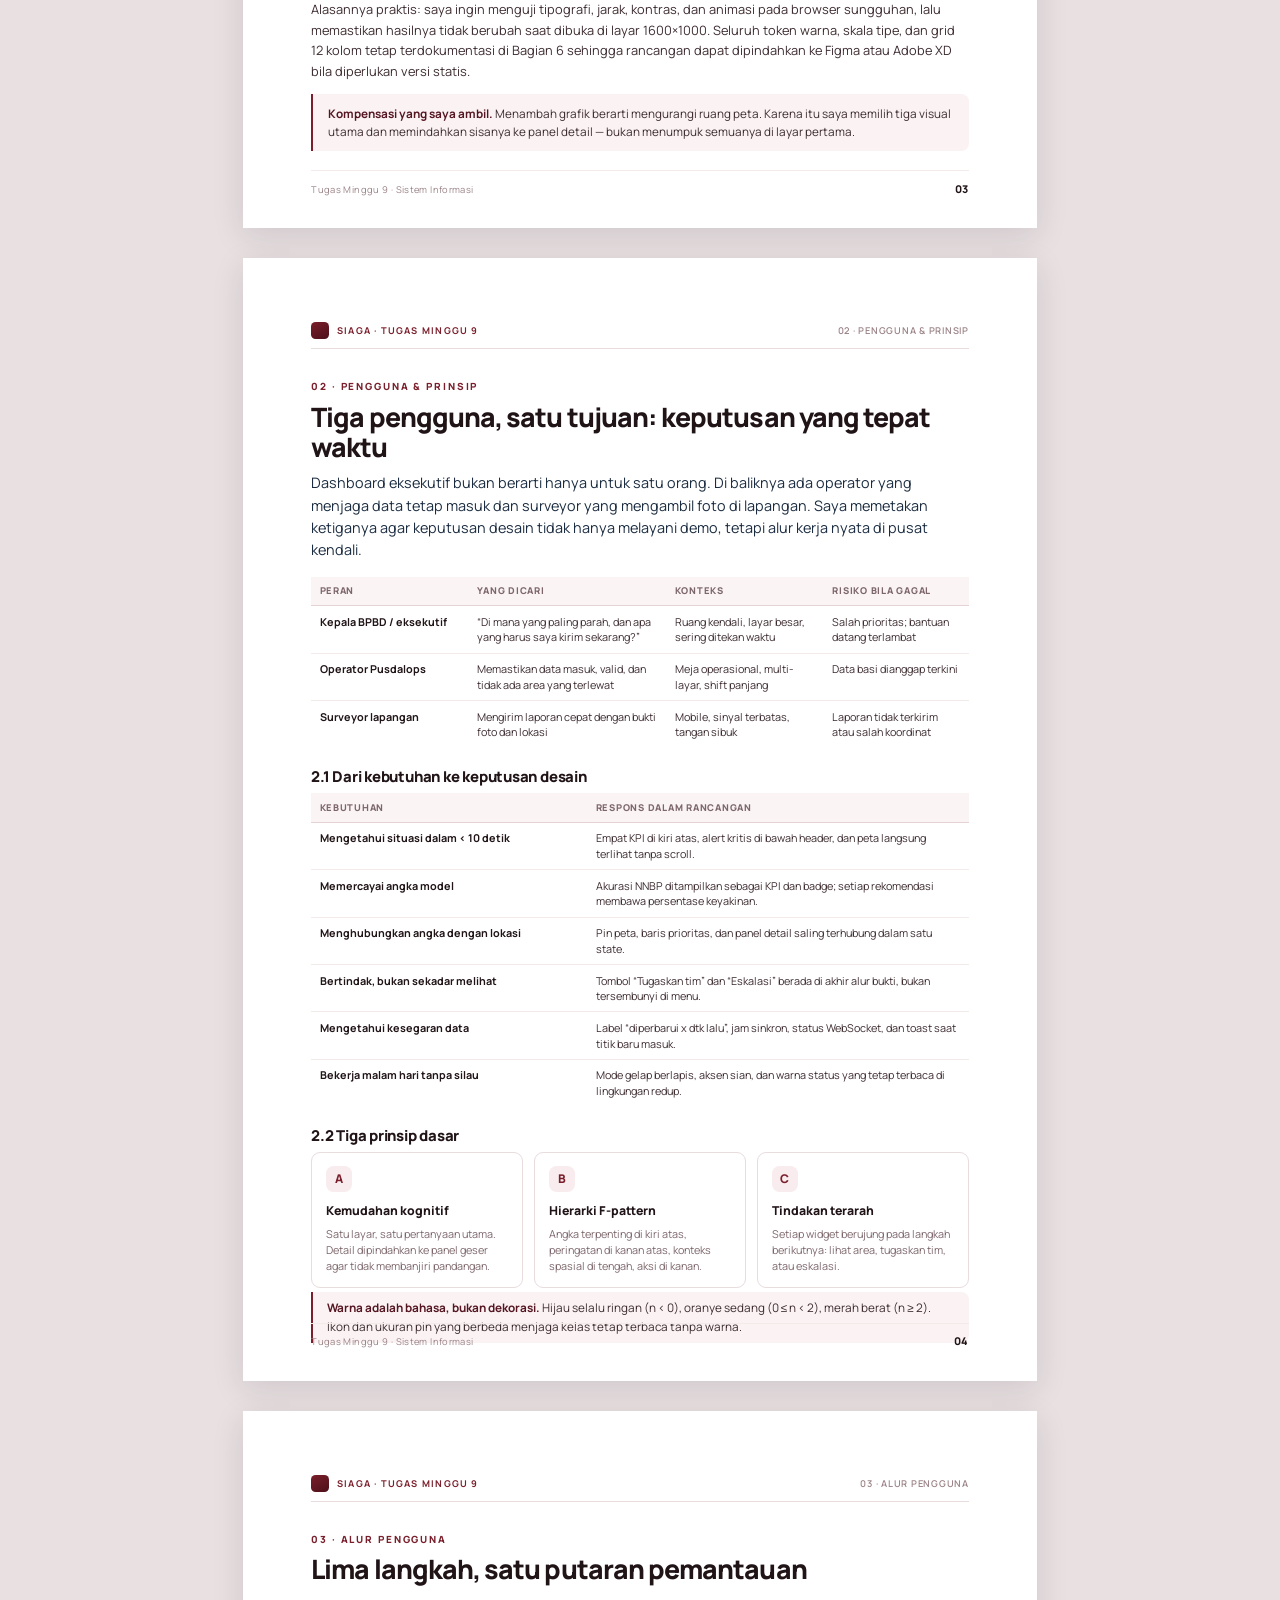
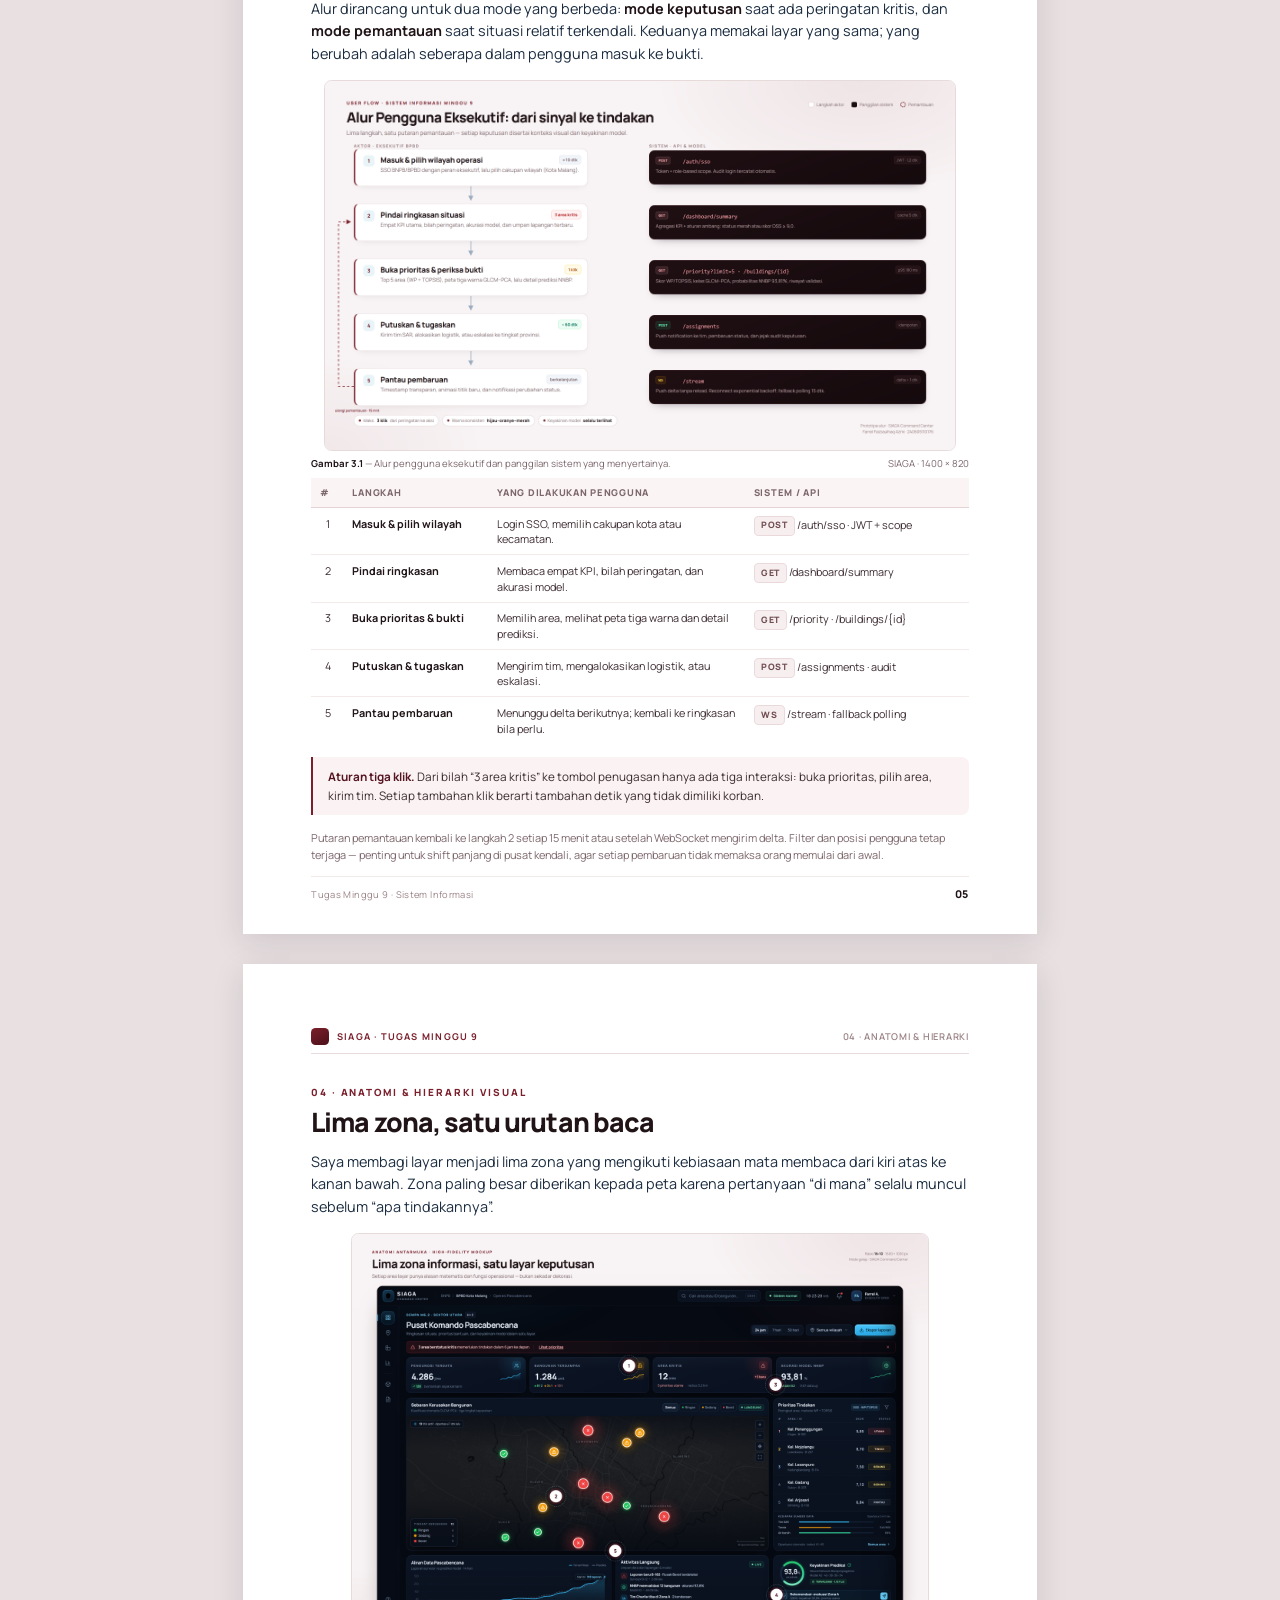
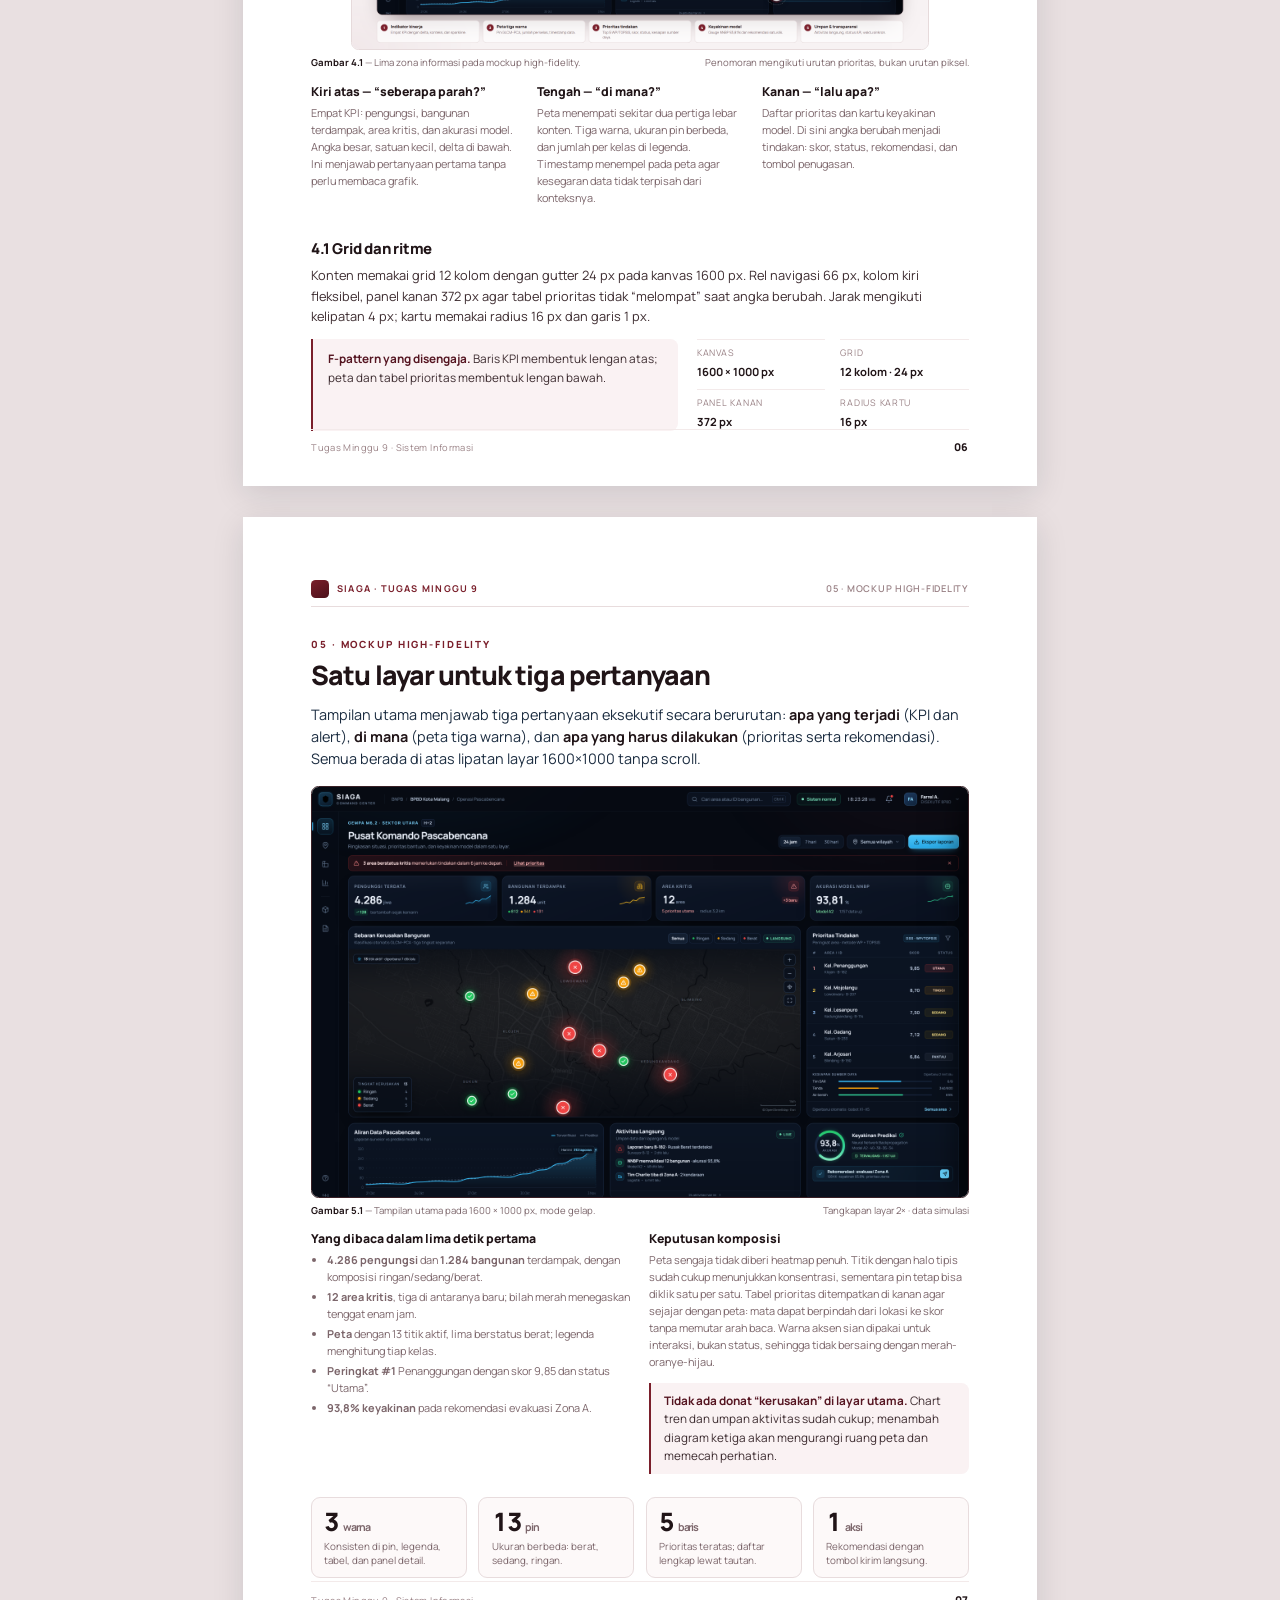
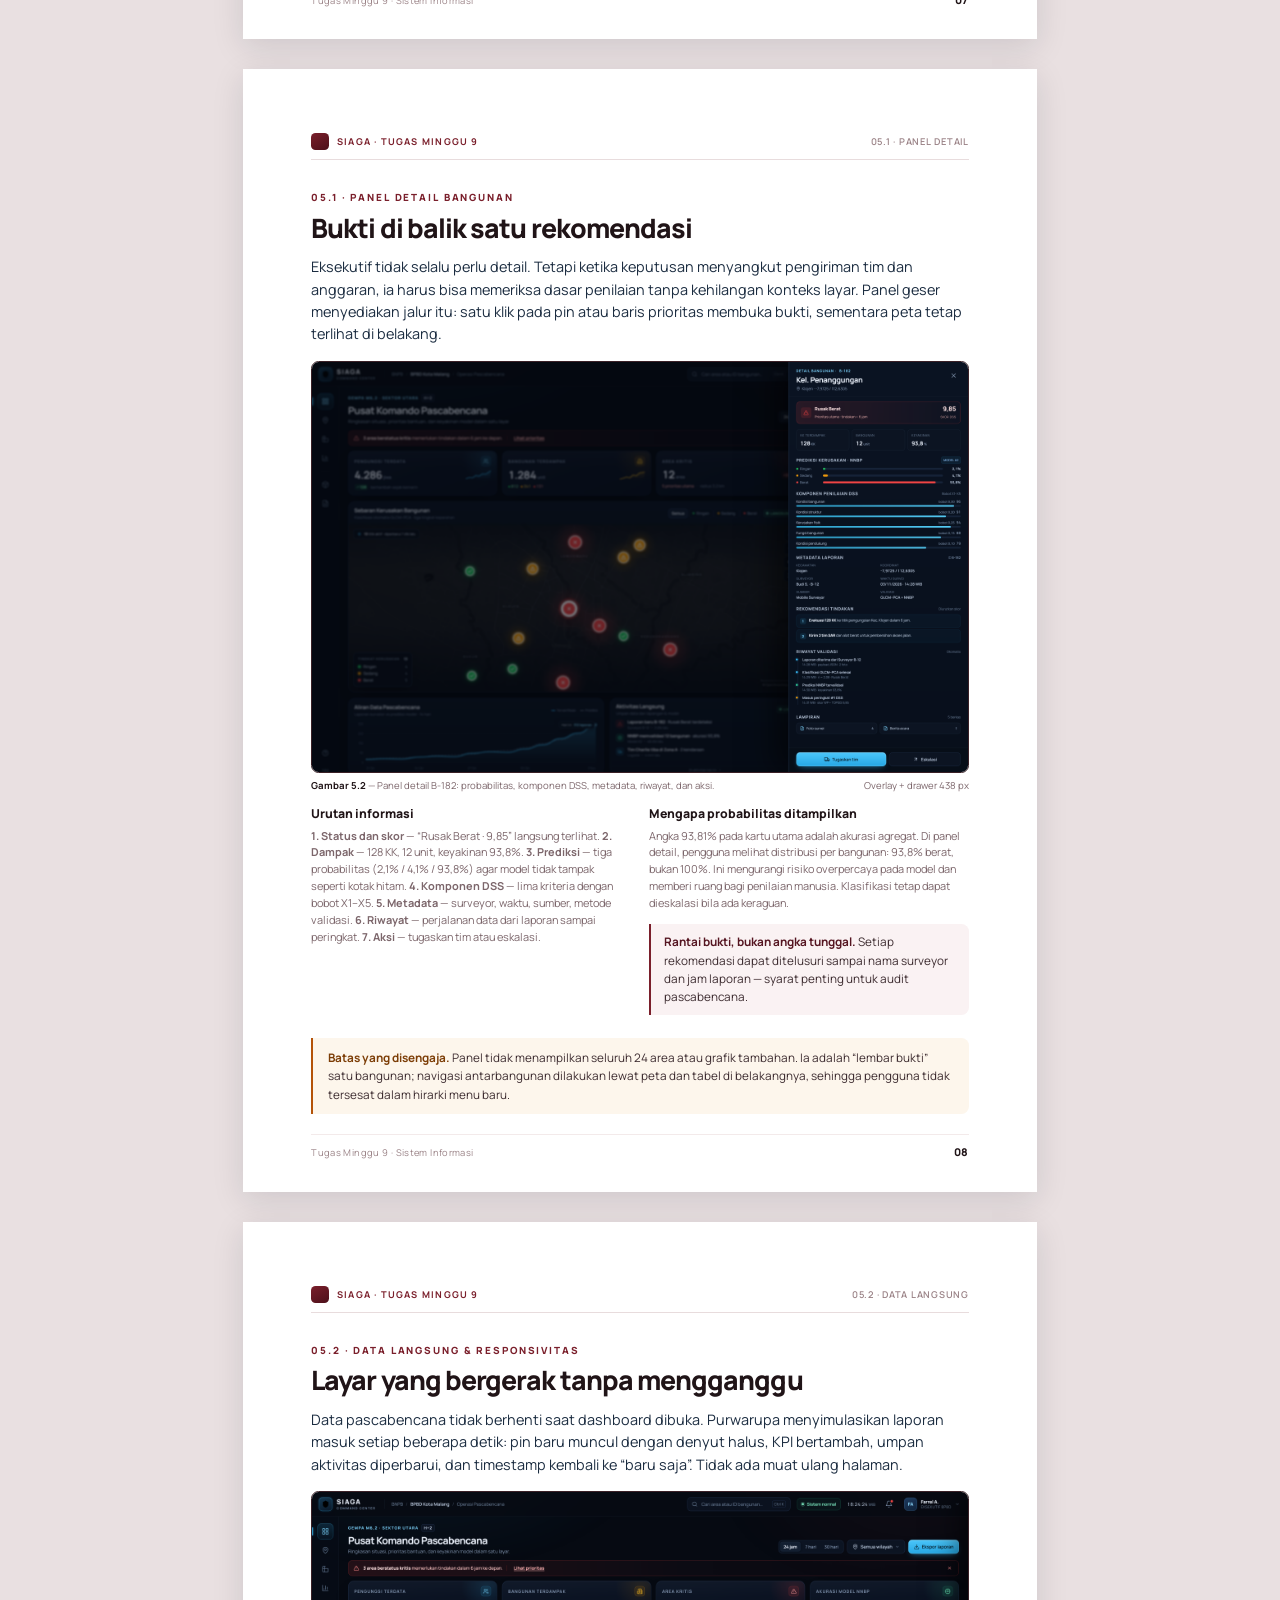
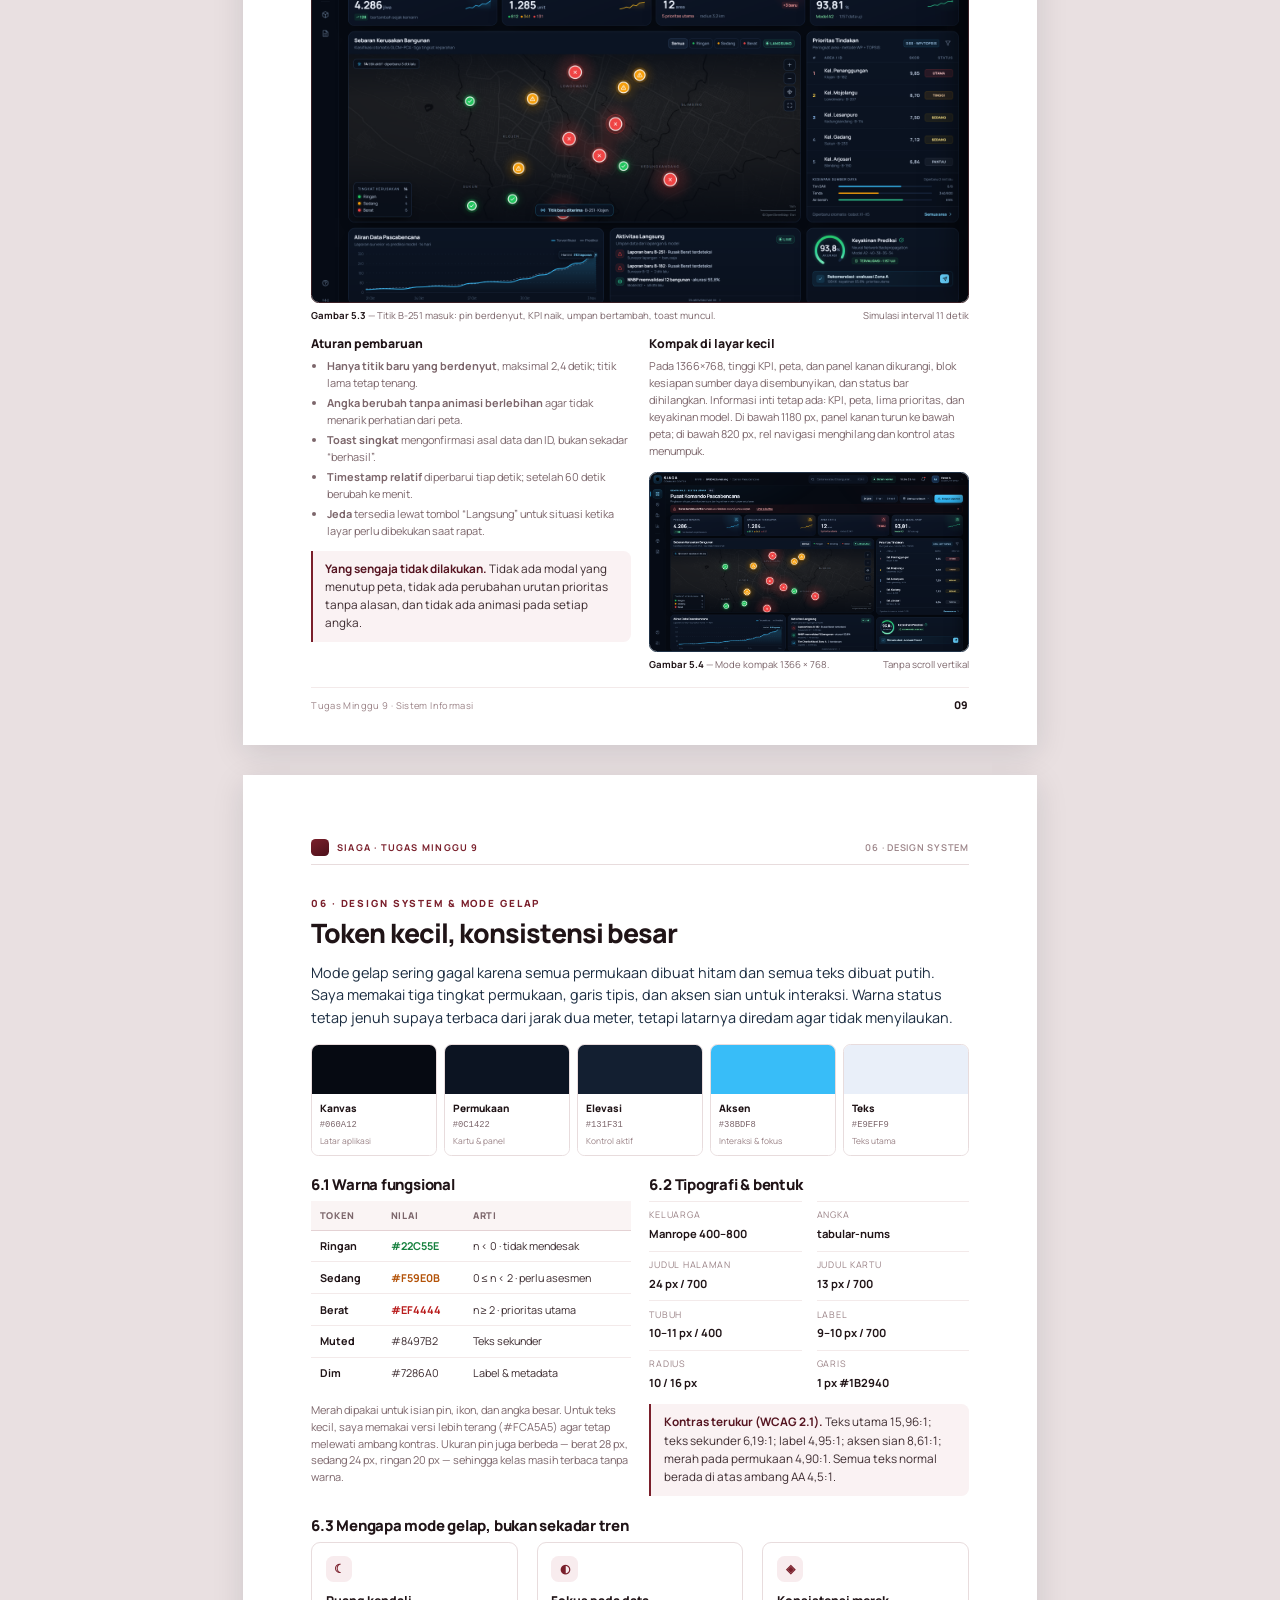
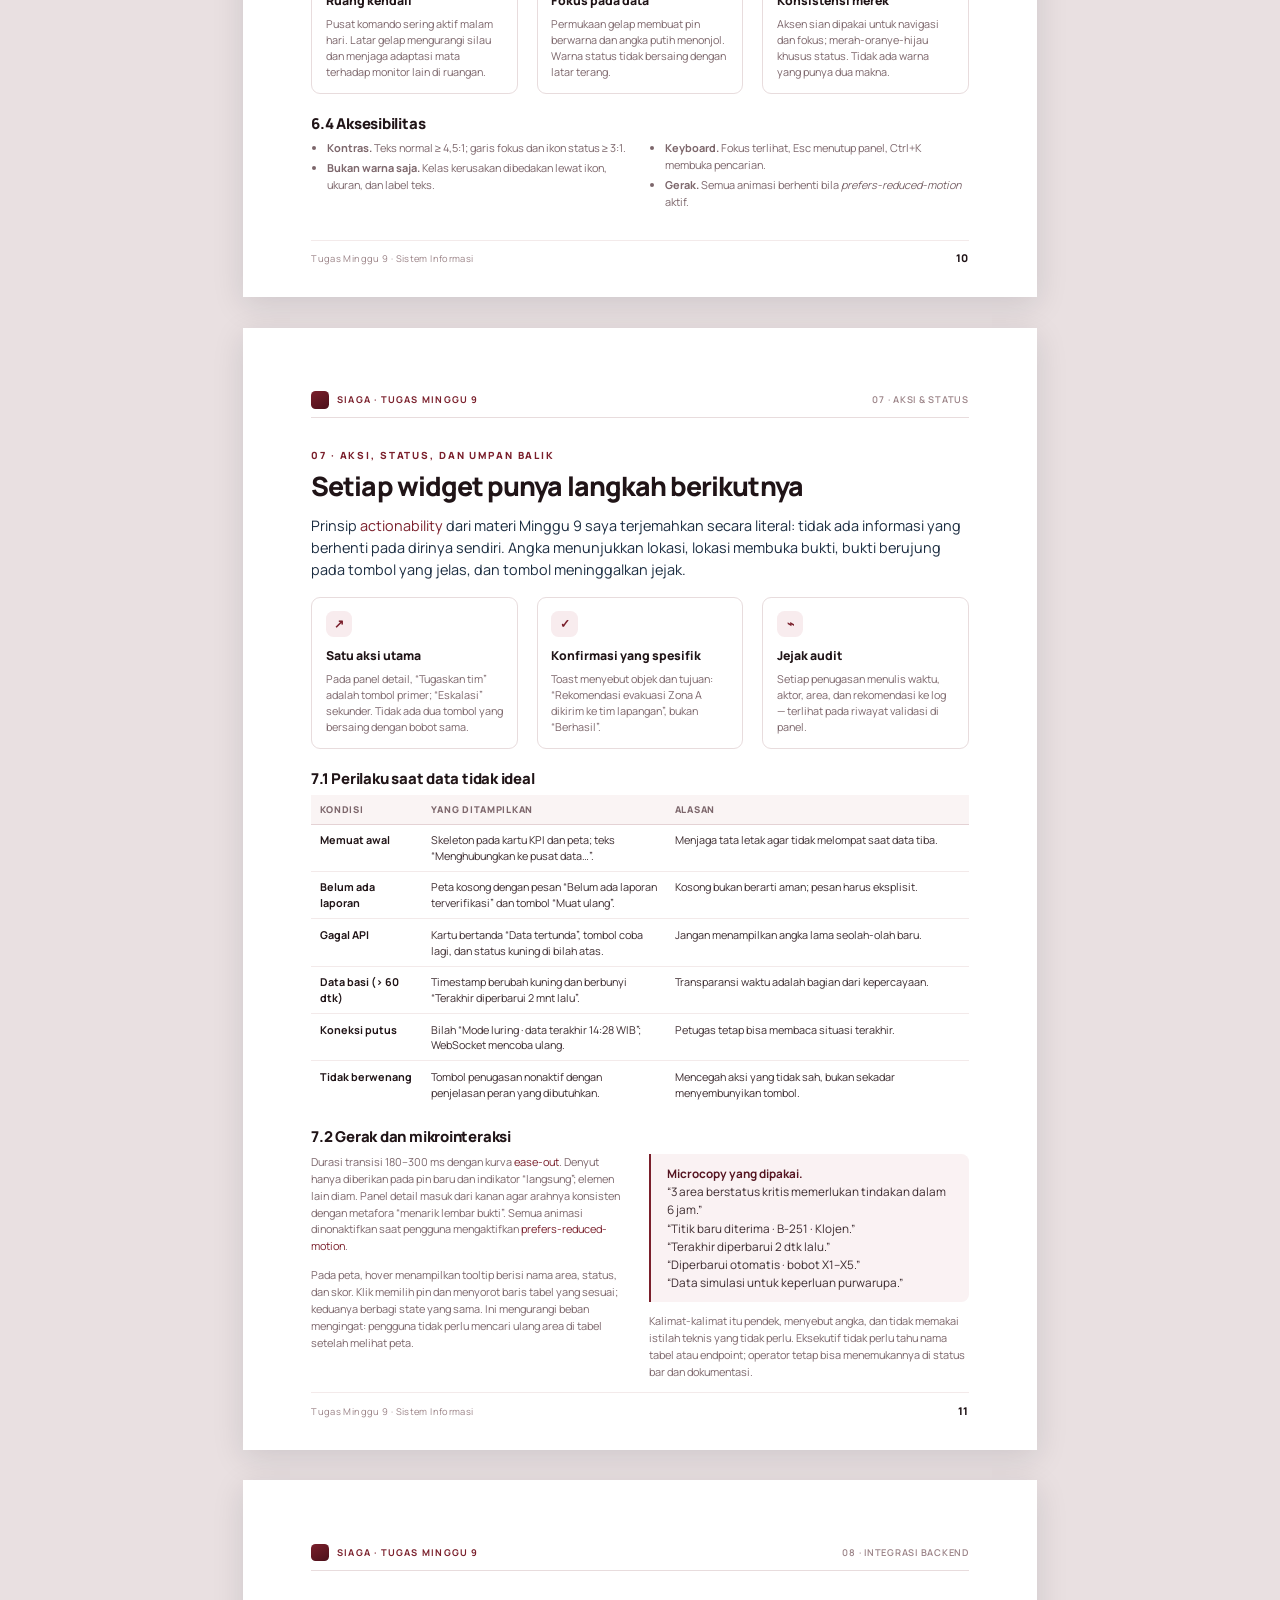
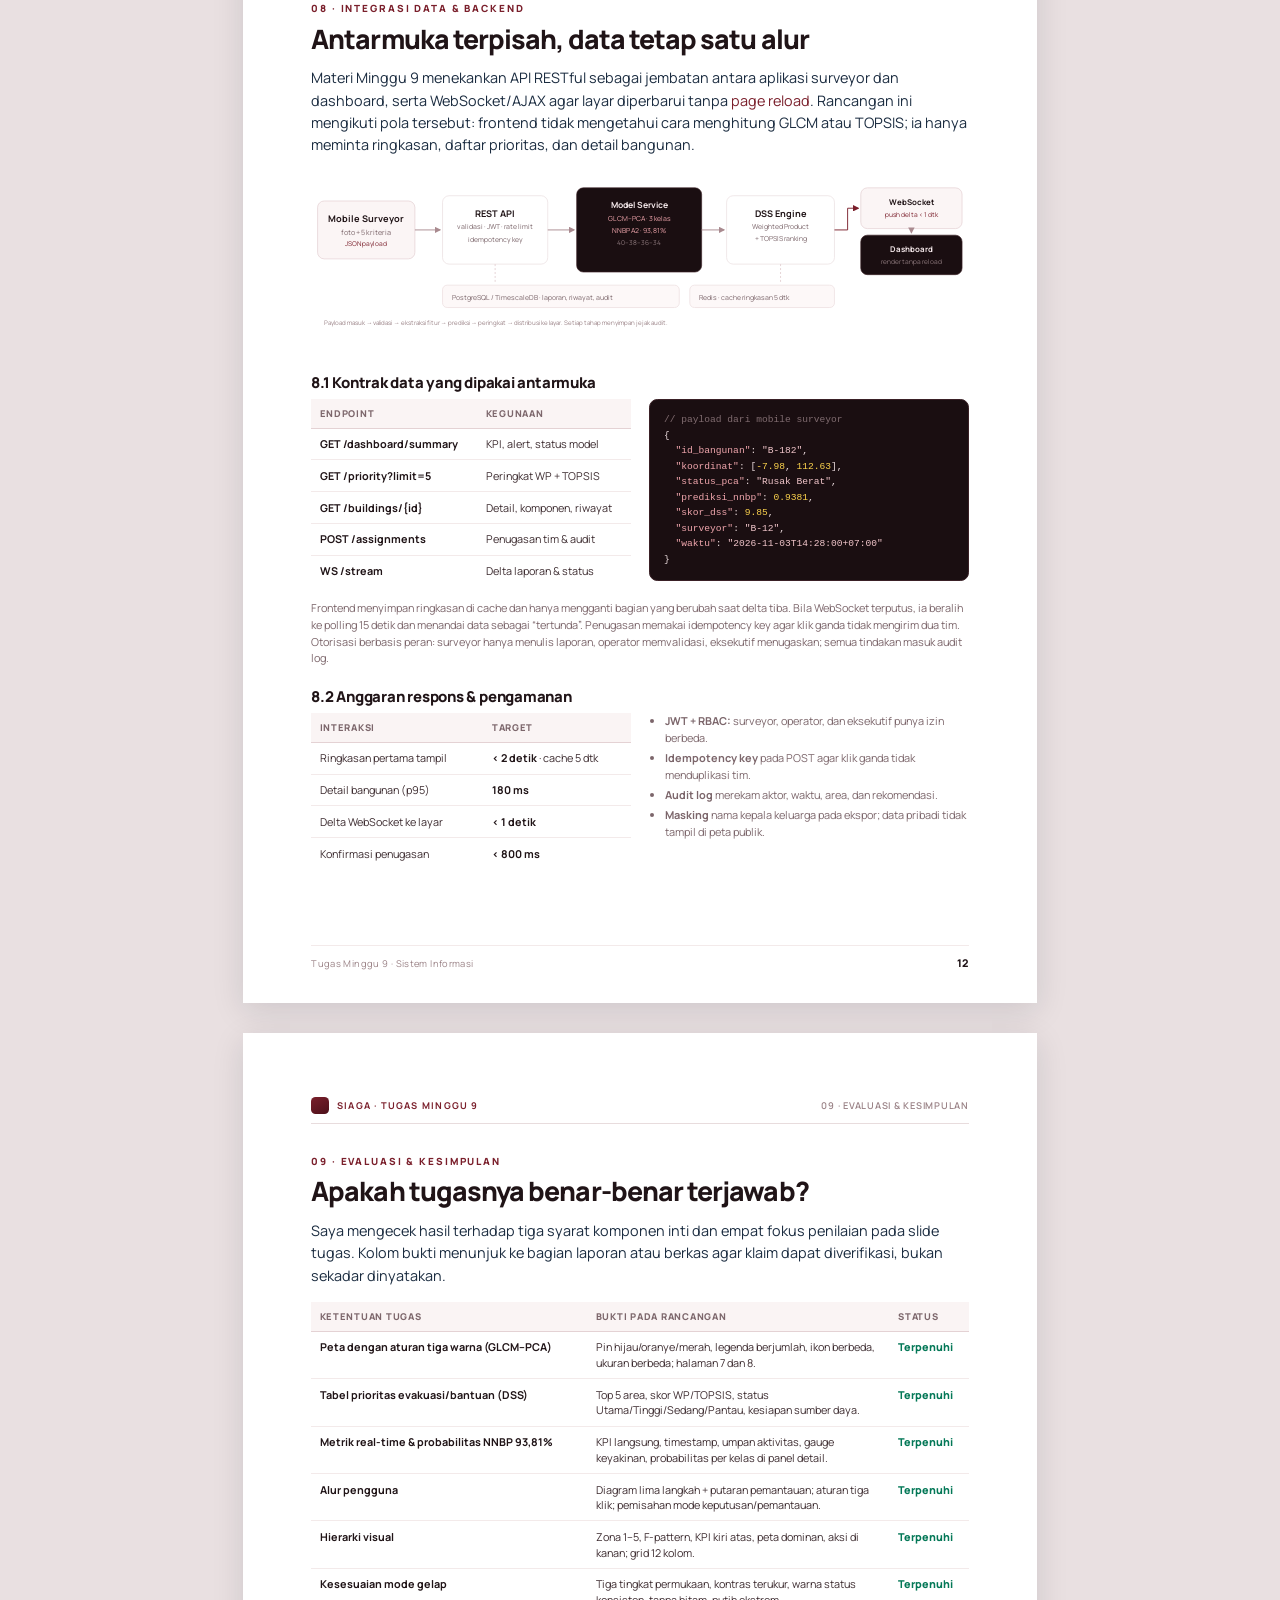
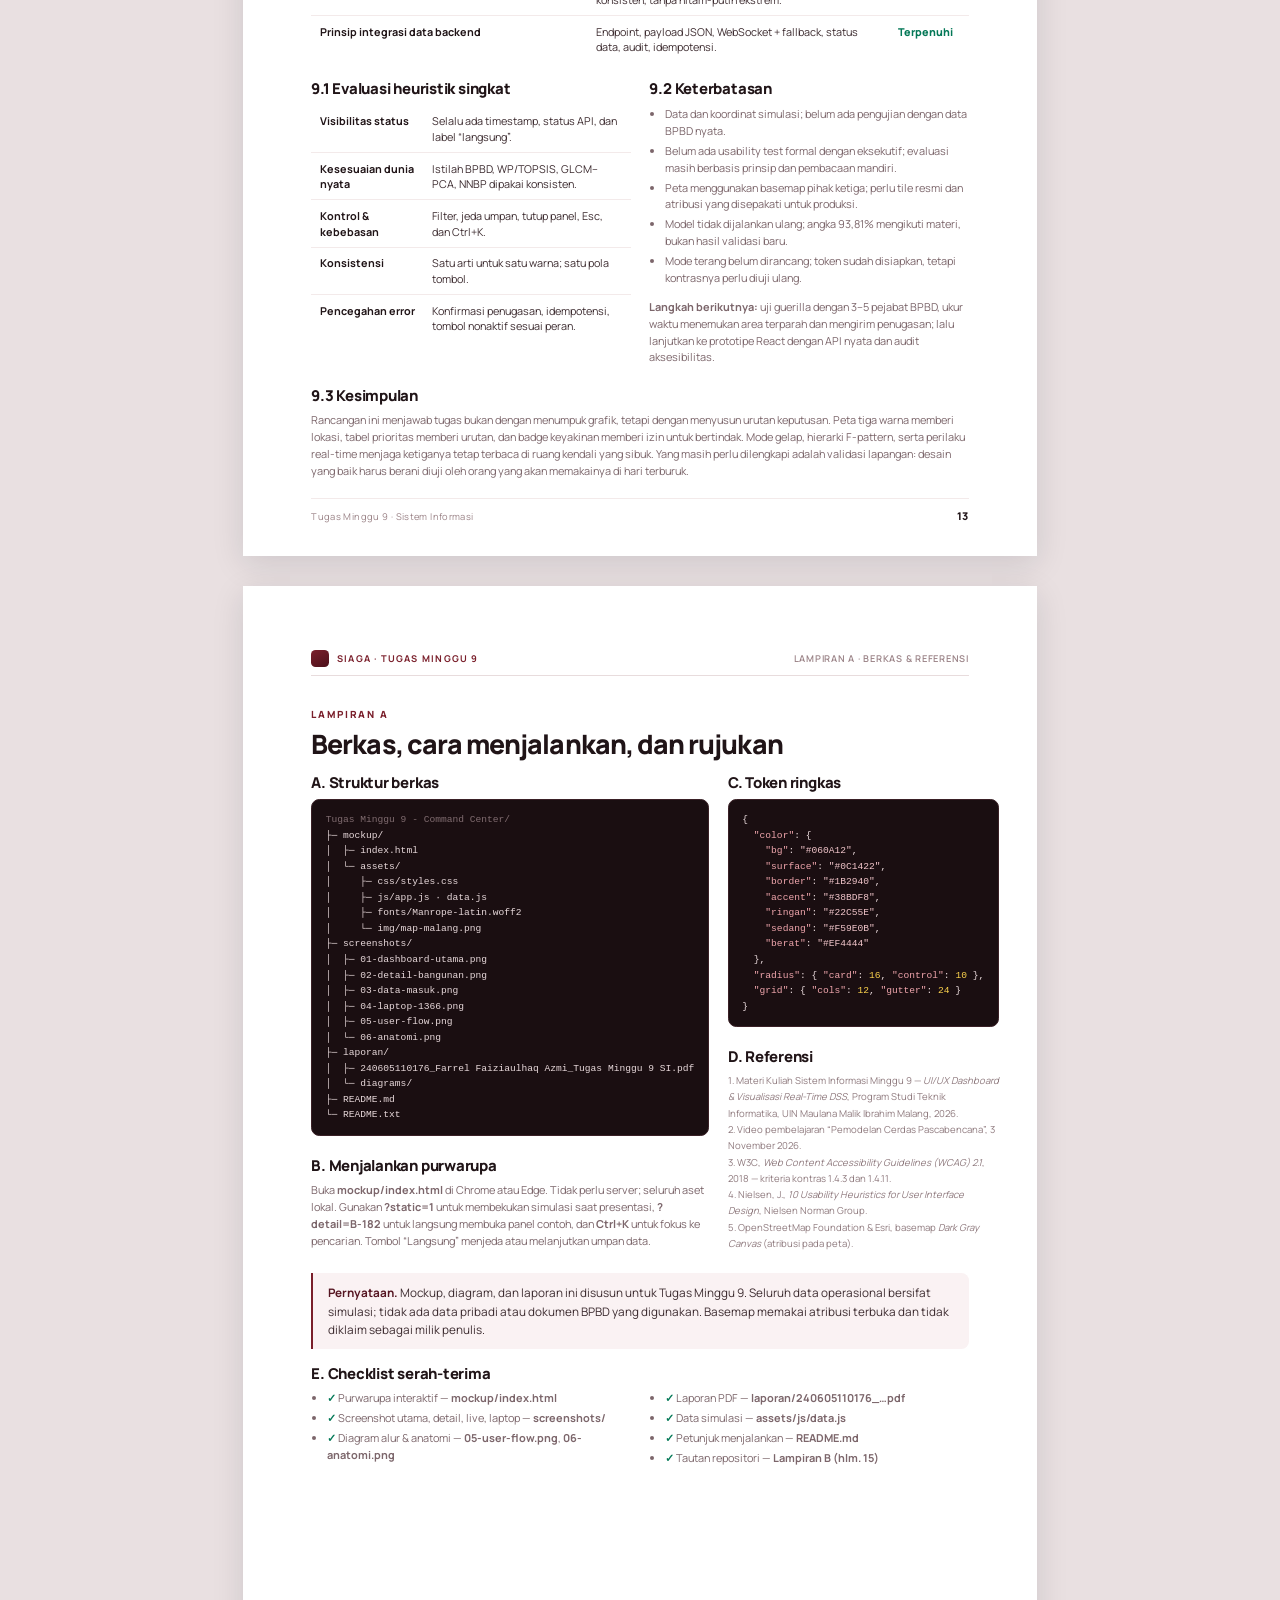
<file: laporan/Laporan Minggu 9.html>
<!DOCTYPE html>
<html lang="id">
<head>
<meta charset="UTF-8" />
<title>Laporan Tugas Minggu 9 — Pusat Komando Pascabencana</title>
<style>
  @font-face {
    font-family: "Manrope";
    src: url("../mockup/assets/fonts/Manrope-latin.woff2") format("woff2");
    font-weight: 200 800;
  }
  :root {
    --ink: #201417;
    --body: #3d2c30;
    --muted: #7c666b;
    --line: #e8dcdd;
    --line-soft: #f3eaea;
    --accent: #7a1f2b;
    --accent-2: #b42335;
    --accent-soft: #faf2f3;
    --red: #b91c1c;
    --amber: #b45309;
    --green: #047857;
  }
  * { box-sizing: border-box; }
  html, body { margin: 0; padding: 0; }
  body {
    background: #e9e0e1;
    font-family: "Manrope", "Segoe UI", sans-serif;
    color: var(--body);
    font-size: 9.6pt;
    line-height: 1.62;
    -webkit-font-smoothing: antialiased;
    -webkit-print-color-adjust: exact;
    print-color-adjust: exact;
  }
  p { margin: 0 0 3.2mm; }
  strong { color: var(--ink); font-weight: 700; }
  em { font-style: normal; color: var(--accent); }
  ul { margin: 0 0 3mm; padding-left: 4.2mm; }
  li { margin-bottom: 1.4mm; }
  ul.tight li { margin-bottom: 0.8mm; }

  .page {
    position: relative;
    width: 210mm; height: 297mm;
    padding: 17mm 18mm 15mm;
    background: #fff;
    overflow: hidden;
    margin: 0 auto 8mm;
    box-shadow: 0 8px 30px rgba(15, 23, 42, .12);
  }
  .phead {
    display: flex; align-items: center; justify-content: space-between;
    height: 7mm; padding-bottom: 2.4mm;
    border-bottom: 1px solid var(--line);
    font-size: 7pt; font-weight: 700; letter-spacing: .13em;
    text-transform: uppercase; color: var(--muted);
    margin-bottom: 8mm;
  }
  .phead .brandline { display: flex; align-items: center; gap: 2.2mm; color: var(--accent); }
  .phead .brandline i {
    width: 4.6mm; height: 4.6mm; border-radius: 1.2mm;
    background: linear-gradient(150deg, #7a1f2b, #4c101a);
    display: inline-block;
  }
  .phead .right { color: #9a8286; letter-spacing: .08em; font-weight: 600; }
  .pfoot {
    position: absolute; left: 18mm; right: 18mm; bottom: 8mm;
    display: flex; align-items: center; justify-content: space-between;
    font-size: 7pt; color: #9a8286; letter-spacing: .04em;
    border-top: 1px solid var(--line-soft); padding-top: 2.4mm;
  }
  .pfoot .num { font-weight: 800; color: var(--ink); font-size: 8pt; }

  h2 {
    margin: 0 0 3.4mm;
    font-size: 20pt; line-height: 1.12; letter-spacing: -.035em;
    color: var(--ink); font-weight: 800;
  }
  h2 .num { color: var(--accent); font-weight: 800; }
  h3 {
    margin: 5.2mm 0 2mm;
    font-size: 11.2pt; line-height: 1.25; letter-spacing: -.015em;
    color: var(--ink); font-weight: 800;
  }
  h4 {
    margin: 0 0 1mm; font-size: 9.2pt; font-weight: 800; color: var(--ink);
  }
  .kicker {
    font-size: 7.4pt; font-weight: 800; letter-spacing: .19em;
    text-transform: uppercase; color: var(--accent);
    margin-bottom: 2mm;
  }
  .lead { font-size: 10.8pt; line-height: 1.55; color: #1b2c40; margin-bottom: 4mm; }
  .small { font-size: 8.2pt; color: var(--muted); line-height: 1.55; }
  .tiny { font-size: 7.2pt; color: #8f7a7e; line-height: 1.5; }

  .figure { margin: 0 0 3mm; }
  .figure img {
    width: 100%; display: block; border-radius: 2mm;
    border: 1px solid #e6dadb;
  }
  .figure.dark img { border-color: #3a2026; }
  .figcap {
    display: flex; justify-content: space-between; gap: 4mm;
    font-size: 7.2pt; color: var(--muted); margin-top: 1.6mm; line-height: 1.45;
  }
  .figcap b { color: var(--ink); font-weight: 700; }

  .tbl { width: 100%; border-collapse: collapse; margin: 1mm 0 3.5mm; font-size: 8.1pt; line-height: 1.45; }
  .tbl th {
    text-align: left; font-weight: 800; font-size: 7pt; letter-spacing: .08em;
    text-transform: uppercase; color: var(--muted);
    background: #faf4f4; border-bottom: 1px solid #e4d2d4;
    padding: 2mm 2.2mm; vertical-align: bottom;
  }
  .tbl td { padding: 2mm 2.2mm; border-bottom: 1px solid var(--line-soft); vertical-align: top; }
  .tbl tr:last-child td { border-bottom: 0; }
  .tbl td b { color: var(--ink); font-weight: 700; }
  .tbl .c { text-align: center; }

  .cols { display: grid; gap: 5mm; }
  .cols.two { grid-template-columns: 1fr 1fr; }
  .cols.three { grid-template-columns: repeat(3, 1fr); }
  .cols.side { grid-template-columns: 1.35fr 1fr; }

  .callout {
    background: var(--accent-soft);
    border-left: 2.4px solid var(--accent);
    border-radius: 0 2mm 2mm 0;
    padding: 3mm 4mm 2.6mm;
    margin: 2mm 0 4mm;
    font-size: 8.8pt;
    line-height: 1.55;
  }
  .callout b { color: #551521; }
  .callout.warn { background: #fdf6ec; border-color: #b45309; }
  .callout.warn b { color: #7c3d06; }

  .quote {
    margin: 3mm 0 4mm; padding: 4mm 5mm;
    border-left: 2.4px solid var(--accent);
    background: #fbf6f6;
    font-size: 12.4pt; line-height: 1.42; letter-spacing: -.02em;
    color: var(--ink); font-weight: 600;
  }
  .quote span { display: block; margin-top: 1.6mm; font-size: 7.4pt; font-weight: 700; letter-spacing: .1em; text-transform: uppercase; color: var(--muted); }

  .stats { display: grid; grid-template-columns: repeat(4, 1fr); gap: 3mm; margin: 2mm 0 4mm; }
  .stat {
    border: 1px solid var(--line); border-radius: 2.4mm;
    padding: 3mm 3.2mm 2.6mm; background: #fdf9f9;
  }
  .stat b { display: block; font-size: 19pt; line-height: 1; font-weight: 800; letter-spacing: -.04em; color: var(--ink); font-variant-numeric: tabular-nums; }
  .stat b small { font-size: 8pt; color: var(--muted); font-weight: 700; margin-left: 1mm; }
  .stat span { display: block; margin-top: 1.6mm; font-size: 7.4pt; color: var(--muted); line-height: 1.35; }

  .cards { display: grid; grid-template-columns: repeat(3, 1fr); gap: 3mm; }
  .card {
    border: 1px solid var(--line); border-radius: 2.4mm;
    padding: 3.4mm 3.6mm; background: #fff;
  }
  .card .ic {
    width: 7mm; height: 7mm; border-radius: 2mm;
    display: grid; place-items: center;
    background: #f8ecee; color: var(--accent);
    font-size: 9pt; font-weight: 800; margin-bottom: 2.4mm;
  }
  .card h4 { margin-bottom: 1.2mm; }
  .card p { font-size: 8.1pt; line-height: 1.5; margin: 0; color: var(--muted); }

  .tag {
    display: inline-flex; align-items: center; gap: 1mm;
    padding: .7mm 1.8mm; border-radius: 1.2mm;
    font-size: 6.6pt; font-weight: 800; letter-spacing: .05em; text-transform: uppercase;
    background: #f7efef; color: #6f4c52; border: 1px solid #ead9db;
  }
  .tag.red { background: #fef2f2; color: var(--red); border-color: #fecaca; }
  .tag.amber { background: #fffbeb; color: var(--amber); border-color: #fde68a; }
  .tag.green { background: #ecfdf5; color: var(--green); border-color: #bbf7d0; }

  .toc { margin-top: 3mm; }
  .toc .row {
    display: flex; align-items: baseline; gap: 2mm;
    padding: 2.1mm 0; border-bottom: 1px dotted #e4d3d5; font-size: 9.2pt;
  }
  .toc .row .t { color: var(--ink); font-weight: 600; }
  .toc .row .dots { flex: 1; border-bottom: 1px dotted #ddc6c9; transform: translateY(-1mm); }
  .toc .row .p { color: var(--muted); font-weight: 700; font-variant-numeric: tabular-nums; }
  .toc .row.sub { padding-left: 5mm; font-size: 8.6pt; color: var(--muted); }
  .toc .row.sub .t { font-weight: 500; color: #4e637a; }

  .swatches { display: grid; grid-template-columns: repeat(5, 1fr); gap: 2mm; margin: 2mm 0 4mm; }
  .sw { border: 1px solid var(--line); border-radius: 2mm; overflow: hidden; }
  .sw .chip { height: 13mm; }
  .sw .info { padding: 1.6mm 2mm 1.8mm; background: #fff; }
  .sw b { display: block; font-size: 7.6pt; font-weight: 800; color: var(--ink); }
  .sw span { display: block; font-size: 6.6pt; color: var(--muted); font-family: Consolas, monospace; margin-top: .4mm; }
  .sw em { display: block; font-style: normal; font-size: 6.3pt; color: #9a8286; margin-top: .6mm; }

  .code {
    background: #1a0e11; color: #e8d9db;
    border-radius: 2.2mm; padding: 3.2mm 3.6mm;
    font-family: Consolas, "Courier New", monospace;
    font-size: 7.2pt; line-height: 1.62;
    white-space: pre; overflow: hidden;
    border: 1px solid #3a2026;
  }
  .code .k { color: #f0a6ad; }
  .code .s { color: #f2c6cb; }
  .code .n { color: #fcd34d; }
  .code .c { color: #806c70; }

  .kv { display: grid; grid-template-columns: 1fr 1fr; gap: 2mm 4mm; }
  .kv div { border-top: 1px solid var(--line-soft); padding-top: 1.6mm; }
  .kv span { display: block; font-size: 6.8pt; letter-spacing: .08em; text-transform: uppercase; color: #9a8286; }
  .kv b { display: block; font-size: 8.4pt; color: var(--ink); margin-top: .6mm; }

  .check { color: var(--green); font-weight: 800; }
  .dash { color: #a98a8f; }

  /* Repositori */
  .repo-card {
    display: grid; grid-template-columns: 1fr 33mm; gap: 6mm;
    align-items: center;
    padding: 5.4mm 5.8mm;
    background: linear-gradient(150deg, #2b1015, #180a0d);
    border: 1px solid #4a1d24;
    border-radius: 3mm;
    color: #f4e8ea;
    margin: 2mm 0 5mm;
  }
  .repo-label { font-size: 6.8pt; font-weight: 800; letter-spacing: .18em; text-transform: uppercase; color: #e6a7ae; }
  .repo-url {
    display: block; margin-top: 1.8mm;
    font-size: 12.6pt; line-height: 1.3; font-weight: 700; letter-spacing: -.02em;
    color: #f6c9ce; text-decoration: none; word-break: break-word;
  }
  .repo-url:hover { text-decoration: underline; }
  .repo-card p { margin: 2mm 0 0; font-size: 8pt; line-height: 1.5; color: #c9a6ab; }
  .repo-tags { display: flex; gap: 1.6mm; flex-wrap: wrap; margin-top: 2.6mm; }
  .repo-tags span {
    font-size: 6.2pt; font-weight: 700; letter-spacing: .05em;
    color: #e6b7bc; border: 1px solid #50242b; border-radius: 1.2mm;
    padding: .8mm 1.6mm; background: rgba(255,255,255,.025);
  }
  .qr-box { background: #fff; padding: 2.2mm; border-radius: 2.4mm; }
  .qr-box img { width: 100%; display: block; }
  .qr-cap { text-align: center; font-size: 6.2pt; color: #c9a6ab; margin-top: 1.4mm; letter-spacing: .04em; }

  .link-box {
    border: 1px solid var(--line); background: #fdf8f8;
    border-radius: 2.2mm; padding: 2.8mm 3.2mm;
  }
  .link-box .label { font-size: 6.5pt; font-weight: 800; letter-spacing: .13em; text-transform: uppercase; color: #9a8286; }
  .link-box a { display: block; margin-top: 1.2mm; color: var(--accent); font-size: 7.6pt; font-weight: 700; text-decoration: none; overflow-wrap: break-word; line-height: 1.4; }
  .link-box a:hover { text-decoration: underline; }

  /* Cover */
  .cover {
    width: 210mm; height: 297mm; margin: 0 auto 8mm;
    background:
      radial-gradient(900px 500px at 85% -5%, rgba(180,35,53,.20), transparent 62%),
      radial-gradient(700px 420px at -5% 100%, rgba(122,31,43,.24), transparent 65%),
      #0c0709;
    color: #e9eff9; position: relative; overflow: hidden;
    box-shadow: 0 8px 30px rgba(15,23,42,.25);
  }
  .cover::after {
    content: ""; position: absolute; inset: 0; pointer-events: none;
    background-image: linear-gradient(rgba(214,148,160,.05) 1px, transparent 1px), linear-gradient(90deg, rgba(214,148,160,.05) 1px, transparent 1px);
    background-size: 18mm 18mm;
    mask-image: radial-gradient(80% 70% at 50% 40%, #000, transparent 90%);
  }
  .cover-inner { position: relative; z-index: 2; padding: 15mm 17mm 13mm; height: 100%; display: flex; flex-direction: column; }
  .cover-top { display: flex; align-items: center; justify-content: space-between; }
  .cover-brand { display: flex; align-items: center; gap: 3mm; }
  .cover-mark {
    width: 10mm; height: 10mm; border-radius: 2.6mm; display: grid; place-items: center;
    background: linear-gradient(160deg, rgba(240,166,173,.20), rgba(240,166,173,.03)), #160b0e;
    border: 1px solid rgba(240,166,173,.35);
  }
  .cover-mark svg { width: 5.6mm; height: 5.6mm; stroke: #f0a6ad; fill: none; stroke-width: 1.8; }
  .cover-brand b { display: block; font-size: 11pt; letter-spacing: .16em; font-weight: 800; }
  .cover-brand span { display: block; font-size: 5.8pt; letter-spacing: .2em; color: #8d7378; font-weight: 700; margin-top: .6mm; }
  .cover-meta { text-align: right; font-size: 6.8pt; color: #8d7378; line-height: 1.6; letter-spacing: .04em; }
  .cover-kicker { margin-top: 17mm; font-size: 7.2pt; letter-spacing: .22em; font-weight: 800; color: #f0a6ad; text-transform: uppercase; }
  .cover h1 {
    margin: 3mm 0 0; font-size: 33pt; line-height: 1.02; letter-spacing: -.045em;
    font-weight: 800; color: #f7ecee; max-width: 160mm;
  }
  .cover h1 span { color: #f0a6ad; }
  .cover-sub { margin: 4mm 0 0; font-size: 10.4pt; line-height: 1.5; color: #bda3a8; max-width: 138mm; }
  .cover-tags { display: flex; gap: 2mm; margin-top: 4mm; flex-wrap: wrap; }
  .cover-tag {
    font-size: 6.4pt; font-weight: 700; letter-spacing: .06em;
    color: #e2bcc1; border: 1px solid #3a2026; background: rgba(28,14,18,.8);
    border-radius: 1.4mm; padding: 1.2mm 2mm;
  }
  .cover-shot {
    margin-top: 7mm; border-radius: 3mm; overflow: hidden;
    border: 1px solid #3a2026;
    box-shadow: 0 25px 50px -20px rgba(0,0,0,.8);
    height: 104mm;
  }
  .cover-shot img { width: 100%; display: block; }
  .cover-id {
    margin-top: auto; display: grid; grid-template-columns: 1.25fr 1fr; gap: 7mm;
    align-items: end; padding-top: 6mm; border-top: 1px solid rgba(148,176,214,.16);
  }
  .cover-id .who { font-size: 8.4pt; line-height: 1.7; color: #bda3a8; }
  .cover-id .who b { display: block; color: #f2f7fd; font-size: 10.6pt; font-weight: 700; margin-bottom: .6mm; }
  .cover-id .who span { color: #8d7378; }
  .cover-id .where { text-align: right; font-size: 6.8pt; color: #8d7378; line-height: 1.7; }
  .cover-id .where b { color: #e2c4c8; font-weight: 700; }

  /* Pipeline SVG */
  .pipe { width: 100%; margin: 1mm 0 2mm; }

  @media print {
    @page { size: A4; margin: 0; }
    html, body { width: 210mm; background: #fff; }
    .page, .cover { margin: 0; box-shadow: none; break-after: page; }
    .page:last-child { break-after: auto; }
  }
</style>
</head>
<body>

<!-- ================= COVER ================= -->
<section class="cover">
  <div class="cover-inner">
    <div class="cover-top">
      <div class="cover-brand">
        <div class="cover-mark">
          <svg viewBox="0 0 24 24"><path d="M20 13c0 5-3.5 7.5-7.66 8.95a1 1 0 0 1-.67-.01C7.5 20.5 4 18 4 13V6a1 1 0 0 1 1-1c2 0 4.5-1.2 6.24-2.72a1.17 1.17 0 0 1 1.52 0C14.51 3.81 17 5 19 5a1 1 0 0 1 1 1z"/><path d="M9 12h1.4l1.1-3 2 6 1.1-3H17" stroke-linecap="round" stroke-linejoin="round"/></svg>
        </div>
        <div><b>SIAGA</b><span>COMMAND CENTER</span></div>
      </div>
      <div class="cover-meta">TUGAS MINGGU 9 · SISTEM INFORMASI<br/>PROGRAM STUDI TEKNIK INFORMATIKA<br/>UIN MAULANA MALIK IBRAHIM MALANG</div>
    </div>

    <div class="cover-kicker">High-fidelity mockup · UI/UX · Real-time DSS</div>
    <h1>Pusat Komando<br/><span>Pascabencana</span></h1>
    <p class="cover-sub">Merancang antarmuka eksekutif yang mengubah data lapangan, klasifikasi kerusakan, dan probabilitas model menjadi keputusan bantuan yang cepat dan terukur.</p>
    <div class="cover-tags">
      <span class="cover-tag">GLCM–PCA · 3 KELAS</span>
      <span class="cover-tag">DSS · WP + TOPSIS</span>
      <span class="cover-tag">NNBP · 93,81%</span>
      <span class="cover-tag">DARK MODE</span>
      <span class="cover-tag">WEB · 1600×1000</span>
    </div>

    <div class="cover-shot">
      <img src="../screenshots/01-dashboard-utama.png" alt="Pratinjau dashboard SIAGA Command Center" />
    </div>

    <div class="cover-id">
      <div class="who">
        <b>Farrel Faiziaulhaq Azmi</b>
        NIM 240605110176 · Kelas G<br/>
        <span>Mata Kuliah Sistem Informasi · Minggu 9<br/>Program Studi Teknik Informatika</span>
      </div>
      <div class="where">
        <b>3 November 2026</b><br/>
        Malang, Jawa Timur<br/>
        Laporan perancangan &amp; purwarupa
      </div>
    </div>
  </div>
</section>

<!-- ================= RINGKASAN ================= -->
<section class="page">
  <div class="phead">
    <div class="brandline"><i></i> SIAGA · Tugas Minggu 9</div>
    <div class="right">Ringkasan &amp; daftar isi</div>
  </div>

  <div class="kicker">Ringkasan</div>
  <h2>Antarmuka yang mengambil alih beban berpikir</h2>
  <p class="lead">Tugas Minggu 9 meminta rancangan wireframe/mockup high-fidelity untuk dashboard eksekutif BNPB/BPBD. Saya tidak berhenti pada gambar statis: rancangan diwujudkan sebagai purwarupa web interaktif bernama <strong>SIAGA Command Center</strong>, sehingga hierarki, mode gelap, dan perilaku data langsung bisa diuji di browser pada ukuran layar sebenarnya.</p>

  <p>Ada tiga hal yang harus terlihat tanpa perlu membuka menu apa pun. <strong>Pertama</strong>, peta dengan tiga warna kerusakan sebagai keluaran GLCM–PCA. <strong>Kedua</strong>, daftar prioritas tindakan sebagai keluaran DSS berbasis WP dan TOPSIS. <strong>Ketiga</strong>, metrik langsung serta probabilitas prediksi NNBP sebesar 93,81% yang memberi keyakinan pada keputusan. Ketiganya ditempatkan dalam satu layar, dengan satu panel detail untuk saat eksekutif butuh menelusuri bukti.</p>

  <div class="stats">
    <div class="stat"><b>13<small>titik</small></b><span>Titik kerusakan aktif pada peta, dengan jumlah per kelas.</span></div>
    <div class="stat"><b>5<small>area</small></b><span>Peringkat prioritas WP + TOPSIS beserta skor dan status.</span></div>
    <div class="stat"><b>93,81<small>%</small></b><span>Akurasi model NNBP A2 yang ditampilkan sebagai badge.</span></div>
    <div class="stat"><b>3<small>warna</small></b><span>Hijau, oranye, merah — konsisten dari peta sampai tabel.</span></div>
  </div>

  <div class="cols two">
    <div>
      <h3 style="margin-top:0">Isi laporan</h3>
      <div class="toc">
        <div class="row"><span class="t">1. Pendahuluan</span><span class="dots"></span><span class="p">03</span></div>
        <div class="row"><span class="t">2. Pengguna, kebutuhan, dan prinsip</span><span class="dots"></span><span class="p">04</span></div>
        <div class="row"><span class="t">3. Alur pengguna</span><span class="dots"></span><span class="p">05</span></div>
        <div class="row"><span class="t">4. Anatomi &amp; hierarki visual</span><span class="dots"></span><span class="p">06</span></div>
        <div class="row"><span class="t">5. Mockup high-fidelity</span><span class="dots"></span><span class="p">07</span></div>
        <div class="row sub"><span class="t">5.1 Panel detail bangunan</span><span class="dots"></span><span class="p">08</span></div>
        <div class="row sub"><span class="t">5.2 Data langsung &amp; responsivitas</span><span class="dots"></span><span class="p">09</span></div>
        <div class="row"><span class="t">6. Design system &amp; mode gelap</span><span class="dots"></span><span class="p">10</span></div>
        <div class="row"><span class="t">7. Aksi, status, dan umpan balik</span><span class="dots"></span><span class="p">11</span></div>
        <div class="row"><span class="t">8. Integrasi data &amp; backend</span><span class="dots"></span><span class="p">12</span></div>
        <div class="row"><span class="t">9. Evaluasi &amp; kesimpulan</span><span class="dots"></span><span class="p">13</span></div>
        <div class="row"><span class="t">Lampiran &amp; referensi</span><span class="dots"></span><span class="p">14</span></div>
        <div class="row"><span class="t">Lampiran B · Repositori proyek</span><span class="dots"></span><span class="p">15</span></div>
      </div>
    </div>
    <div>
      <h3 style="margin-top:0">Cara membaca</h3>
      <p class="small">Laporan ini mengikuti urutan keputusan perancang: siapa yang dilayani, bagaimana ia bergerak, mengapa elemen disusun demikian, lalu bagaimana data mengalir ke layar. Bagian 5 sampai 8 adalah inti teknis; bagian 2 dan 4 menjelaskan alasan di balik tampilan.</p>
      <div class="callout" style="margin-top:3mm">
        <b>Catatan kejujuran.</b> Seluruh angka, nama kelurahan, dan kejadian pada purwarupa adalah data simulasi untuk menguji perilaku antarmuka. Model GLCM–PCA, NNBP, dan DSS tidak dilatih ulang di sini; keluarannya direpresentasikan sesuai materi Minggu 9.
      </div>
      <div class="kv">
        <div><span>Berkas utama</span><b>mockup/index.html</b></div>
        <div><span>Screenshot</span><b>screenshots/</b></div>
        <div><span>Resolusi acuan</span><b>1600 × 1000 px</b></div>
        <div><span>Breakpoint</span><b>1600 / 1366 / 1180 / 820</b></div>
      </div>
    </div>
  </div>

  <div class="pfoot"><span>SIAGA Command Center · Laporan perancangan</span><span class="num">02</span></div>
</section>

<!-- ================= 1. PENDAHULUAN ================= -->
<section class="page">
  <div class="phead">
    <div class="brandline"><i></i> SIAGA · Tugas Minggu 9</div>
    <div class="right">01 · Pendahuluan</div>
  </div>

  <div class="kicker">01 · Pendahuluan</div>
  <h2>Dari tumpukan laporan menjadi satu layar keputusan</h2>

  <p class="lead">Pascabencana bukan hanya soal reruntuhan. Ada gunungan data yang harus dibaca sambil jam terus berjalan: lembar survei, foto bangunan, catatan surveyor, laporan BMKG, dan permintaan bantuan dari lapangan. Materi Minggu 9 menyebutnya sebagai <em>kekacauan data lapangan</em> — masif, terfragmentasi, dan sering subjektif.</p>

  <p>Pada minggu-minggu sebelumnya, rantai pengolahannya sudah dibangun: GLCM–PCA mengubah tekstur kerusakan menjadi tiga kelas, NNBP memprediksi tingkat kerusakan dengan akurasi 93,81%, dan DSS dengan Weighted Product serta TOPSIS memberi peringkat area. Namun keluaran itu masih berupa angka dan label. Tugas saya adalah merancang lapisan terakhir: antarmuka yang membuat seorang kepala BPBD bisa memahami situasi dan memutuskan tindakan dalam hitungan detik, tanpa membaca tabel mentah.</p>

  <div class="quote">Antarmuka bukan hiasan di atas data. Ia adalah tempat matematika berubah menjadi keputusan — dan keputusan itu menyangkut nyawa.
    <span>Prinsip perancangan</span>
  </div>

  <h3>1.1 Tujuan</h3>
  <ul>
    <li>Merancang dashboard eksekutif yang memuat tiga keluaran inti: peta tiga warna, daftar prioritas, dan metrik real-time beserta probabilitas NNBP.</li>
    <li>Menyusun alur pengguna dari peringatan sampai tindakan, termasuk titik keputusan dan putaran pemantauan.</li>
    <li>Menerapkan mode gelap yang nyaman untuk ruang kendali, dengan hierarki visual dan kontras yang dapat dipertanggungjawabkan.</li>
    <li>Menerjemahkan prinsip integrasi data backend ke dalam perilaku antarmuka: pembaruan tanpa muat ulang, status data, dan jejak audit tindakan.</li>
  </ul>

  <h3>1.2 Ruang lingkup dan batasan</h3>
  <p>Purwarupa ini adalah <strong>mockup high-fidelity interaktif</strong>, bukan sistem produksi. Semua data berasal dari berkas simulasi dan tidak terhubung ke basis data BPBD. Peta menggunakan basemap gelap Esri/OpenStreetMap dengan atribusi; koordinat kelurahan disusun untuk skenario, bukan hasil survei aktual. Model tidak dijalankan ulang — probabilitas dan skor merepresentasikan keluaran yang dijelaskan di materi.</p>
  <p>Saya memilih membangun mockup sebagai HTML, CSS, dan JavaScript, bukan sebagai kanvas Figma. Alasannya praktis: saya ingin menguji tipografi, jarak, kontras, dan animasi pada browser sungguhan, lalu memastikan hasilnya tidak berubah saat dibuka di layar 1600×1000. Seluruh token warna, skala tipe, dan grid 12 kolom tetap terdokumentasi di Bagian 6 sehingga rancangan dapat dipindahkan ke Figma atau Adobe XD bila diperlukan versi statis.</p>

  <div class="callout" style="margin-top:1.5mm; margin-bottom:0">
    <b>Kompensasi yang saya ambil.</b> Menambah grafik berarti mengurangi ruang peta. Karena itu saya memilih tiga visual utama dan memindahkan sisanya ke panel detail — bukan menumpuk semuanya di layar pertama.
  </div>

  <div class="pfoot"><span>Tugas Minggu 9 · Sistem Informasi</span><span class="num">03</span></div>
</section>

<!-- ================= 2. PENGGUNA ================= -->
<section class="page">
  <div class="phead">
    <div class="brandline"><i></i> SIAGA · Tugas Minggu 9</div>
    <div class="right">02 · Pengguna &amp; prinsip</div>
  </div>

  <div class="kicker">02 · Pengguna &amp; prinsip</div>
  <h2 style="margin-bottom:2.6mm">Tiga pengguna, satu tujuan: keputusan yang tepat waktu</h2>

  <p class="lead">Dashboard eksekutif bukan berarti hanya untuk satu orang. Di baliknya ada operator yang menjaga data tetap masuk dan surveyor yang mengambil foto di lapangan. Saya memetakan ketiganya agar keputusan desain tidak hanya melayani demo, tetapi alur kerja nyata di pusat kendali.</p>

  <table class="tbl">
    <thead><tr><th style="width:24%">Peran</th><th style="width:30%">Yang dicari</th><th style="width:24%">Konteks</th><th>Risiko bila gagal</th></tr></thead>
    <tbody>
      <tr><td><b>Kepala BPBD / eksekutif</b></td><td>“Di mana yang paling parah, dan apa yang harus saya kirim sekarang?”</td><td>Ruang kendali, layar besar, sering ditekan waktu</td><td>Salah prioritas; bantuan datang terlambat</td></tr>
      <tr><td><b>Operator Pusdalops</b></td><td>Memastikan data masuk, valid, dan tidak ada area yang terlewat</td><td>Meja operasional, multi-layar, shift panjang</td><td>Data basi dianggap terkini</td></tr>
      <tr><td><b>Surveyor lapangan</b></td><td>Mengirim laporan cepat dengan bukti foto dan lokasi</td><td>Mobile, sinyal terbatas, tangan sibuk</td><td>Laporan tidak terkirim atau salah koordinat</td></tr>
    </tbody>
  </table>

  <h3>2.1 Dari kebutuhan ke keputusan desain</h3>
  <table class="tbl">
    <thead><tr><th style="width:42%">Kebutuhan</th><th>Respons dalam rancangan</th></tr></thead>
    <tbody>
      <tr><td><b>Mengetahui situasi dalam &lt; 10 detik</b></td><td>Empat KPI di kiri atas, alert kritis di bawah header, dan peta langsung terlihat tanpa scroll.</td></tr>
      <tr><td><b>Memercayai angka model</b></td><td>Akurasi NNBP ditampilkan sebagai KPI dan badge; setiap rekomendasi membawa persentase keyakinan.</td></tr>
      <tr><td><b>Menghubungkan angka dengan lokasi</b></td><td>Pin peta, baris prioritas, dan panel detail saling terhubung dalam satu state.</td></tr>
      <tr><td><b>Bertindak, bukan sekadar melihat</b></td><td>Tombol “Tugaskan tim” dan “Eskalasi” berada di akhir alur bukti, bukan tersembunyi di menu.</td></tr>
      <tr><td><b>Mengetahui kesegaran data</b></td><td>Label “diperbarui x dtk lalu”, jam sinkron, status WebSocket, dan toast saat titik baru masuk.</td></tr>
      <tr><td><b>Bekerja malam hari tanpa silau</b></td><td>Mode gelap berlapis, aksen sian, dan warna status yang tetap terbaca di lingkungan redup.</td></tr>
    </tbody>
  </table>

  <h3>2.2 Tiga prinsip dasar</h3>
  <div class="cards">
    <div class="card"><div class="ic">A</div><h4>Kemudahan kognitif</h4><p>Satu layar, satu pertanyaan utama. Detail dipindahkan ke panel geser agar tidak membanjiri pandangan.</p></div>
    <div class="card"><div class="ic">B</div><h4>Hierarki F-pattern</h4><p>Angka terpenting di kiri atas, peringatan di kanan atas, konteks spasial di tengah, aksi di kanan.</p></div>
    <div class="card"><div class="ic">C</div><h4>Tindakan terarah</h4><p>Setiap widget berujung pada langkah berikutnya: lihat area, tugaskan tim, atau eskalasi.</p></div>
  </div>

  <div class="callout" style="margin-top:1mm; padding:2mm 3.6mm">
    <b>Warna adalah bahasa, bukan dekorasi.</b> Hijau selalu ringan (n &lt; 0), oranye sedang (0 ≤ n &lt; 2), merah berat (n ≥ 2). Ikon dan ukuran pin yang berbeda menjaga kelas tetap terbaca tanpa warna.
  </div>

  <div class="pfoot"><span>Tugas Minggu 9 · Sistem Informasi</span><span class="num">04</span></div>
</section>

<!-- ================= 3. USER FLOW ================= -->
<section class="page">
  <div class="phead">
    <div class="brandline"><i></i> SIAGA · Tugas Minggu 9</div>
    <div class="right">03 · Alur pengguna</div>
  </div>

  <div class="kicker">03 · Alur pengguna</div>
  <h2>Lima langkah, satu putaran pemantauan</h2>
  <p class="lead">Alur dirancang untuk dua mode yang berbeda: <strong>mode keputusan</strong> saat ada peringatan kritis, dan <strong>mode pemantauan</strong> saat situasi relatif terkendali. Keduanya memakai layar yang sama; yang berubah adalah seberapa dalam pengguna masuk ke bukti.</p>

  <div class="figure" style="margin-bottom:1.5mm">
    <img src="../screenshots/05-user-flow.png" alt="Diagram alur pengguna eksekutif" style="width:96%; margin:0 auto" />
    <div class="figcap"><span><b>Gambar 3.1</b> — Alur pengguna eksekutif dan panggilan sistem yang menyertainya.</span><span>SIAGA · 1400 × 820</span></div>
  </div>

  <table class="tbl" style="margin-top:2mm">
    <thead><tr><th style="width:5%">#</th><th style="width:22%">Langkah</th><th style="width:39%">Yang dilakukan pengguna</th><th>Sistem / API</th></tr></thead>
    <tbody>
      <tr><td class="c">1</td><td><b>Masuk &amp; pilih wilayah</b></td><td>Login SSO, memilih cakupan kota atau kecamatan.</td><td><span class="tag">POST</span> /auth/sso · JWT + scope</td></tr>
      <tr><td class="c">2</td><td><b>Pindai ringkasan</b></td><td>Membaca empat KPI, bilah peringatan, dan akurasi model.</td><td><span class="tag">GET</span> /dashboard/summary</td></tr>
      <tr><td class="c">3</td><td><b>Buka prioritas &amp; bukti</b></td><td>Memilih area, melihat peta tiga warna dan detail prediksi.</td><td><span class="tag">GET</span> /priority · /buildings/{id}</td></tr>
      <tr><td class="c">4</td><td><b>Putuskan &amp; tugaskan</b></td><td>Mengirim tim, mengalokasikan logistik, atau eskalasi.</td><td><span class="tag">POST</span> /assignments · audit</td></tr>
      <tr><td class="c">5</td><td><b>Pantau pembaruan</b></td><td>Menunggu delta berikutnya; kembali ke ringkasan bila perlu.</td><td><span class="tag">WS</span> /stream · fallback polling</td></tr>
    </tbody>
  </table>

  <div class="callout">
    <b>Aturan tiga klik.</b> Dari bilah “3 area kritis” ke tombol penugasan hanya ada tiga interaksi: buka prioritas, pilih area, kirim tim. Setiap tambahan klik berarti tambahan detik yang tidak dimiliki korban.
  </div>

  <p class="small" style="margin-bottom:0">Putaran pemantauan kembali ke langkah 2 setiap 15 menit atau setelah WebSocket mengirim delta. Filter dan posisi pengguna tetap terjaga — penting untuk shift panjang di pusat kendali, agar setiap pembaruan tidak memaksa orang memulai dari awal.</p>

  <div class="pfoot"><span>Tugas Minggu 9 · Sistem Informasi</span><span class="num">05</span></div>
</section>

<!-- ================= 4. ANATOMI ================= -->
<section class="page">
  <div class="phead">
    <div class="brandline"><i></i> SIAGA · Tugas Minggu 9</div>
    <div class="right">04 · Anatomi &amp; hierarki</div>
  </div>

  <div class="kicker">04 · Anatomi &amp; hierarki visual</div>
  <h2>Lima zona, satu urutan baca</h2>
  <p class="lead">Saya membagi layar menjadi lima zona yang mengikuti kebiasaan mata membaca dari kiri atas ke kanan bawah. Zona paling besar diberikan kepada peta karena pertanyaan “di mana” selalu muncul sebelum “apa tindakannya”.</p>

  <div class="figure">
    <img src="../screenshots/06-anatomi.png" alt="Anatomi antarmuka dashboard dengan lima zona informasi" style="width:88%; margin:0 auto" />
    <div class="figcap"><span><b>Gambar 4.1</b> — Lima zona informasi pada mockup high-fidelity.</span><span>Penomoran mengikuti urutan prioritas, bukan urutan piksel.</span></div>
  </div>

  <div class="cols three" style="margin-top:1mm">
    <div>
      <h4>Kiri atas — “seberapa parah?”</h4>
      <p class="small">Empat KPI: pengungsi, bangunan terdampak, area kritis, dan akurasi model. Angka besar, satuan kecil, delta di bawah. Ini menjawab pertanyaan pertama tanpa perlu membaca grafik.</p>
    </div>
    <div>
      <h4>Tengah — “di mana?”</h4>
      <p class="small">Peta menempati sekitar dua pertiga lebar konten. Tiga warna, ukuran pin berbeda, dan jumlah per kelas di legenda. Timestamp menempel pada peta agar kesegaran data tidak terpisah dari konteksnya.</p>
    </div>
    <div>
      <h4>Kanan — “lalu apa?”</h4>
      <p class="small">Daftar prioritas dan kartu keyakinan model. Di sini angka berubah menjadi tindakan: skor, status, rekomendasi, dan tombol penugasan.</p>
    </div>
  </div>

  <h3>4.1 Grid dan ritme</h3>
  <p>Konten memakai grid 12 kolom dengan gutter 24 px pada kanvas 1600 px. Rel navigasi 66 px, kolom kiri fleksibel, panel kanan 372 px agar tabel prioritas tidak “melompat” saat angka berubah. Jarak mengikuti kelipatan 4 px; kartu memakai radius 16 px dan garis 1 px.</p>

  <div class="cols side" style="margin-top:2mm">
    <div class="callout" style="margin:0">
      <b>F-pattern yang disengaja.</b> Baris KPI membentuk lengan atas; peta dan tabel prioritas membentuk lengan bawah.
    </div>
    <div class="kv">
      <div><span>Kanvas</span><b>1600 × 1000 px</b></div>
      <div><span>Grid</span><b>12 kolom · 24 px</b></div>
      <div><span>Panel kanan</span><b>372 px</b></div>
      <div><span>Radius kartu</span><b>16 px</b></div>
    </div>
  </div>

  <div class="pfoot"><span>Tugas Minggu 9 · Sistem Informasi</span><span class="num">06</span></div>
</section>

<!-- ================= 5. MOCKUP ================= -->
<section class="page">
  <div class="phead">
    <div class="brandline"><i></i> SIAGA · Tugas Minggu 9</div>
    <div class="right">05 · Mockup high-fidelity</div>
  </div>

  <div class="kicker">05 · Mockup high-fidelity</div>
  <h2>Satu layar untuk tiga pertanyaan</h2>
  <p class="lead">Tampilan utama menjawab tiga pertanyaan eksekutif secara berurutan: <strong>apa yang terjadi</strong> (KPI dan alert), <strong>di mana</strong> (peta tiga warna), dan <strong>apa yang harus dilakukan</strong> (prioritas serta rekomendasi). Semua berada di atas lipatan layar 1600×1000 tanpa scroll.</p>

  <div class="figure dark">
    <img src="../screenshots/01-dashboard-utama.png" alt="Mockup dashboard utama SIAGA Command Center" />
    <div class="figcap"><span><b>Gambar 5.1</b> — Tampilan utama pada 1600 × 1000 px, mode gelap.</span><span>Tangkapan layar 2× · data simulasi</span></div>
  </div>

  <div class="cols two" style="margin-top:0">
    <div>
      <h4>Yang dibaca dalam lima detik pertama</h4>
      <ul class="tight small">
        <li><b>4.286 pengungsi</b> dan <b>1.284 bangunan</b> terdampak, dengan komposisi ringan/sedang/berat.</li>
        <li><b>12 area kritis</b>, tiga di antaranya baru; bilah merah menegaskan tenggat enam jam.</li>
        <li><b>Peta</b> dengan 13 titik aktif, lima berstatus berat; legenda menghitung tiap kelas.</li>
        <li><b>Peringkat #1</b> Penanggungan dengan skor 9,85 dan status “Utama”.</li>
        <li><b>93,8% keyakinan</b> pada rekomendasi evakuasi Zona A.</li>
      </ul>
    </div>
    <div>
      <h4>Keputusan komposisi</h4>
      <p class="small">Peta sengaja tidak diberi heatmap penuh. Titik dengan halo tipis sudah cukup menunjukkan konsentrasi, sementara pin tetap bisa diklik satu per satu. Tabel prioritas ditempatkan di kanan agar sejajar dengan peta: mata dapat berpindah dari lokasi ke skor tanpa memutar arah baca. Warna aksen sian dipakai untuk interaksi, bukan status, sehingga tidak bersaing dengan merah-oranye-hijau.</p>
      <div class="callout" style="margin-top:2mm; padding:2.4mm 3.4mm">
        <b>Tidak ada donat “kerusakan” di layar utama.</b> Chart tren dan umpan aktivitas sudah cukup; menambah diagram ketiga akan mengurangi ruang peta dan memecah perhatian.
      </div>
    </div>
  </div>

  <div class="stats" style="margin-top:2mm; margin-bottom:0">
    <div class="stat"><b>3<small>warna</small></b><span>Konsisten di pin, legenda, tabel, dan panel detail.</span></div>
    <div class="stat"><b>13<small>pin</small></b><span>Ukuran berbeda: berat, sedang, ringan.</span></div>
    <div class="stat"><b>5<small>baris</small></b><span>Prioritas teratas; daftar lengkap lewat tautan.</span></div>
    <div class="stat"><b>1<small>aksi</small></b><span>Rekomendasi dengan tombol kirim langsung.</span></div>
  </div>

  <div class="pfoot"><span>Tugas Minggu 9 · Sistem Informasi</span><span class="num">07</span></div>
</section>

<!-- ================= 5.1 DRAWER ================= -->
<section class="page">
  <div class="phead">
    <div class="brandline"><i></i> SIAGA · Tugas Minggu 9</div>
    <div class="right">05.1 · Panel detail</div>
  </div>

  <div class="kicker">05.1 · Panel detail bangunan</div>
  <h2>Bukti di balik satu rekomendasi</h2>
  <p class="lead">Eksekutif tidak selalu perlu detail. Tetapi ketika keputusan menyangkut pengiriman tim dan anggaran, ia harus bisa memeriksa dasar penilaian tanpa kehilangan konteks layar. Panel geser menyediakan jalur itu: satu klik pada pin atau baris prioritas membuka bukti, sementara peta tetap terlihat di belakang.</p>

  <div class="figure dark">
    <img src="../screenshots/02-detail-bangunan.png" alt="Panel detail bangunan dengan prediksi NNBP dan komponen DSS" />
    <div class="figcap"><span><b>Gambar 5.2</b> — Panel detail B-182: probabilitas, komponen DSS, metadata, riwayat, dan aksi.</span><span>Overlay + drawer 438 px</span></div>
  </div>

  <div class="cols two">
    <div>
      <h4>Urutan informasi</h4>
      <p class="small"><b>1. Status dan skor</b> — “Rusak Berat · 9,85” langsung terlihat. <b>2. Dampak</b> — 128 KK, 12 unit, keyakinan 93,8%. <b>3. Prediksi</b> — tiga probabilitas (2,1% / 4,1% / 93,8%) agar model tidak tampak seperti kotak hitam. <b>4. Komponen DSS</b> — lima kriteria dengan bobot X1–X5. <b>5. Metadata</b> — surveyor, waktu, sumber, metode validasi. <b>6. Riwayat</b> — perjalanan data dari laporan sampai peringkat. <b>7. Aksi</b> — tugaskan tim atau eskalasi.</p>
    </div>
    <div>
      <h4>Mengapa probabilitas ditampilkan</h4>
      <p class="small">Angka 93,81% pada kartu utama adalah akurasi agregat. Di panel detail, pengguna melihat distribusi per bangunan: 93,8% berat, bukan 100%. Ini mengurangi risiko overpercaya pada model dan memberi ruang bagi penilaian manusia. Klasifikasi tetap dapat dieskalasi bila ada keraguan.</p>
      <div class="callout" style="margin-top:2mm; padding:2.4mm 3.4mm">
        <b>Rantai bukti, bukan angka tunggal.</b> Setiap rekomendasi dapat ditelusuri sampai nama surveyor dan jam laporan — syarat penting untuk audit pascabencana.
      </div>
    </div>
  </div>

  <div class="callout warn" style="margin-bottom:0">
    <b>Batas yang disengaja.</b> Panel tidak menampilkan seluruh 24 area atau grafik tambahan. Ia adalah “lembar bukti” satu bangunan; navigasi antarbangunan dilakukan lewat peta dan tabel di belakangnya, sehingga pengguna tidak tersesat dalam hirarki menu baru.
  </div>

  <div class="pfoot"><span>Tugas Minggu 9 · Sistem Informasi</span><span class="num">08</span></div>
</section>

<!-- ================= 5.2 REAL-TIME ================= -->
<section class="page">
  <div class="phead">
    <div class="brandline"><i></i> SIAGA · Tugas Minggu 9</div>
    <div class="right">05.2 · Data langsung</div>
  </div>

  <div class="kicker">05.2 · Data langsung &amp; responsivitas</div>
  <h2>Layar yang bergerak tanpa mengganggu</h2>
  <p class="lead">Data pascabencana tidak berhenti saat dashboard dibuka. Purwarupa menyimulasikan laporan masuk setiap beberapa detik: pin baru muncul dengan denyut halus, KPI bertambah, umpan aktivitas diperbarui, dan timestamp kembali ke “baru saja”. Tidak ada muat ulang halaman.</p>

  <div class="figure dark">
    <img src="../screenshots/03-data-masuk.png" alt="Titik baru masuk ke peta dan umpan aktivitas" />
    <div class="figcap"><span><b>Gambar 5.3</b> — Titik B-251 masuk: pin berdenyut, KPI naik, umpan bertambah, toast muncul.</span><span>Simulasi interval 11 detik</span></div>
  </div>

  <div class="cols two">
    <div>
      <h4>Aturan pembaruan</h4>
      <ul class="tight small">
        <li><b>Hanya titik baru yang berdenyut</b>, maksimal 2,4 detik; titik lama tetap tenang.</li>
        <li><b>Angka berubah tanpa animasi berlebihan</b> agar tidak menarik perhatian dari peta.</li>
        <li><b>Toast singkat</b> mengonfirmasi asal data dan ID, bukan sekadar “berhasil”.</li>
        <li><b>Timestamp relatif</b> diperbarui tiap detik; setelah 60 detik berubah ke menit.</li>
        <li><b>Jeda</b> tersedia lewat tombol “Langsung” untuk situasi ketika layar perlu dibekukan saat rapat.</li>
      </ul>
      <div class="callout" style="margin:2mm 0 0; padding:2.4mm 3.2mm">
        <b>Yang sengaja tidak dilakukan.</b> Tidak ada modal yang menutup peta, tidak ada perubahan urutan prioritas tanpa alasan, dan tidak ada animasi pada setiap angka.
      </div>
    </div>
    <div>
      <h4>Kompak di layar kecil</h4>
      <p class="small">Pada 1366×768, tinggi KPI, peta, dan panel kanan dikurangi, blok kesiapan sumber daya disembunyikan, dan status bar dihilangkan. Informasi inti tetap ada: KPI, peta, lima prioritas, dan keyakinan model. Di bawah 1180 px, panel kanan turun ke bawah peta; di bawah 820 px, rel navigasi menghilang dan kontrol atas menumpuk.</p>
      <div class="figure" style="margin-top:2mm; margin-bottom:0">
        <img src="../screenshots/04-laptop-1366.png" alt="Tampilan dashboard pada laptop 1366x768" style="border-color:#203247" />
        <div class="figcap"><span><b>Gambar 5.4</b> — Mode kompak 1366 × 768.</span><span>Tanpa scroll vertikal</span></div>
      </div>
    </div>
  </div>

  <div class="pfoot"><span>Tugas Minggu 9 · Sistem Informasi</span><span class="num">09</span></div>
</section>

<!-- ================= 6. DESIGN SYSTEM ================= -->
<section class="page">
  <div class="phead">
    <div class="brandline"><i></i> SIAGA · Tugas Minggu 9</div>
    <div class="right">06 · Design system</div>
  </div>

  <div class="kicker">06 · Design system &amp; mode gelap</div>
  <h2>Token kecil, konsistensi besar</h2>
  <p class="lead">Mode gelap sering gagal karena semua permukaan dibuat hitam dan semua teks dibuat putih. Saya memakai tiga tingkat permukaan, garis tipis, dan aksen sian untuk interaksi. Warna status tetap jenuh supaya terbaca dari jarak dua meter, tetapi latarnya diredam agar tidak menyilaukan.</p>

  <div class="swatches">
    <div class="sw"><div class="chip" style="background:#060a12"></div><div class="info"><b>Kanvas</b><span>#060A12</span><em>Latar aplikasi</em></div></div>
    <div class="sw"><div class="chip" style="background:#0c1422"></div><div class="info"><b>Permukaan</b><span>#0C1422</span><em>Kartu &amp; panel</em></div></div>
    <div class="sw"><div class="chip" style="background:#131f31"></div><div class="info"><b>Elevasi</b><span>#131F31</span><em>Kontrol aktif</em></div></div>
    <div class="sw"><div class="chip" style="background:#38bdf8"></div><div class="info"><b>Aksen</b><span>#38BDF8</span><em>Interaksi &amp; fokus</em></div></div>
    <div class="sw"><div class="chip" style="background:#e9eff9"></div><div class="info"><b>Teks</b><span>#E9EFF9</span><em>Teks utama</em></div></div>
  </div>

  <div class="cols two">
    <div>
      <h3 style="margin-top:1mm">6.1 Warna fungsional</h3>
      <table class="tbl" style="margin-top:0">
        <thead><tr><th>Token</th><th>Nilai</th><th>Arti</th></tr></thead>
        <tbody>
          <tr><td><b>Ringan</b></td><td><span style="color:#15803d;font-weight:700">#22C55E</span></td><td>n &lt; 0 · tidak mendesak</td></tr>
          <tr><td><b>Sedang</b></td><td><span style="color:#b45309;font-weight:700">#F59E0B</span></td><td>0 ≤ n &lt; 2 · perlu asesmen</td></tr>
          <tr><td><b>Berat</b></td><td><span style="color:#b91c1c;font-weight:700">#EF4444</span></td><td>n ≥ 2 · prioritas utama</td></tr>
          <tr><td><b>Muted</b></td><td>#8497B2</td><td>Teks sekunder</td></tr>
          <tr><td><b>Dim</b></td><td>#7286A0</td><td>Label &amp; metadata</td></tr>
        </tbody>
      </table>
      <p class="small" style="margin-bottom:1mm">Merah dipakai untuk isian pin, ikon, dan angka besar. Untuk teks kecil, saya memakai versi lebih terang (#FCA5A5) agar tetap melewati ambang kontras. Ukuran pin juga berbeda — berat 28 px, sedang 24 px, ringan 20 px — sehingga kelas masih terbaca tanpa warna.</p>
    </div>
    <div>
      <h3 style="margin-top:1mm">6.2 Tipografi &amp; bentuk</h3>
      <div class="kv" style="margin-bottom:3mm">
        <div><span>Keluarga</span><b>Manrope 400–800</b></div>
        <div><span>Angka</span><b>tabular-nums</b></div>
        <div><span>Judul halaman</span><b>24 px / 700</b></div>
        <div><span>Judul kartu</span><b>13 px / 700</b></div>
        <div><span>Tubuh</span><b>10–11 px / 400</b></div>
        <div><span>Label</span><b>9–10 px / 700</b></div>
        <div><span>Radius</span><b>10 / 16 px</b></div>
        <div><span>Garis</span><b>1 px #1B2940</b></div>
      </div>
      <div class="callout" style="margin:0; padding:2.6mm 3.4mm">
        <b>Kontras terukur (WCAG 2.1).</b> Teks utama 15,96:1; teks sekunder 6,19:1; label 4,95:1; aksen sian 8,61:1; merah pada permukaan 4,90:1. Semua teks normal berada di atas ambang AA 4,5:1.
      </div>
    </div>
  </div>

  <h3>6.3 Mengapa mode gelap, bukan sekadar tren</h3>
  <div class="cols three">
    <div class="card"><div class="ic">☾</div><h4>Ruang kendali</h4><p>Pusat komando sering aktif malam hari. Latar gelap mengurangi silau dan menjaga adaptasi mata terhadap monitor lain di ruangan.</p></div>
    <div class="card"><div class="ic">◐</div><h4>Fokus pada data</h4><p>Permukaan gelap membuat pin berwarna dan angka putih menonjol. Warna status tidak bersaing dengan latar terang.</p></div>
    <div class="card"><div class="ic">◈</div><h4>Konsistensi merek</h4><p>Aksen sian dipakai untuk navigasi dan fokus; merah-oranye-hijau khusus status. Tidak ada warna yang punya dua makna.</p></div>
  </div>

  <h3>6.4 Aksesibilitas</h3>
  <div class="cols two">
    <ul class="tight small" style="margin-bottom:0">
      <li><b>Kontras.</b> Teks normal ≥ 4,5:1; garis fokus dan ikon status ≥ 3:1.</li>
      <li><b>Bukan warna saja.</b> Kelas kerusakan dibedakan lewat ikon, ukuran, dan label teks.</li>
    </ul>
    <ul class="tight small" style="margin-bottom:0">
      <li><b>Keyboard.</b> Fokus terlihat, Esc menutup panel, Ctrl+K membuka pencarian.</li>
      <li><b>Gerak.</b> Semua animasi berhenti bila <i>prefers-reduced-motion</i> aktif.</li>
    </ul>
  </div>

  <div class="pfoot"><span>Tugas Minggu 9 · Sistem Informasi</span><span class="num">10</span></div>
</section>

<!-- ================= 7. AKSI & STATE ================= -->
<section class="page">
  <div class="phead">
    <div class="brandline"><i></i> SIAGA · Tugas Minggu 9</div>
    <div class="right">07 · Aksi &amp; status</div>
  </div>

  <div class="kicker">07 · Aksi, status, dan umpan balik</div>
  <h2>Setiap widget punya langkah berikutnya</h2>
  <p class="lead">Prinsip <em>actionability</em> dari materi Minggu 9 saya terjemahkan secara literal: tidak ada informasi yang berhenti pada dirinya sendiri. Angka menunjukkan lokasi, lokasi membuka bukti, bukti berujung pada tombol yang jelas, dan tombol meninggalkan jejak.</p>

  <div class="cols three" style="margin-bottom:2mm">
    <div class="card"><div class="ic">↗</div><h4>Satu aksi utama</h4><p>Pada panel detail, “Tugaskan tim” adalah tombol primer; “Eskalasi” sekunder. Tidak ada dua tombol yang bersaing dengan bobot sama.</p></div>
    <div class="card"><div class="ic">✓</div><h4>Konfirmasi yang spesifik</h4><p>Toast menyebut objek dan tujuan: “Rekomendasi evakuasi Zona A dikirim ke tim lapangan”, bukan “Berhasil”.</p></div>
    <div class="card"><div class="ic">⌁</div><h4>Jejak audit</h4><p>Setiap penugasan menulis waktu, aktor, area, dan rekomendasi ke log — terlihat pada riwayat validasi di panel.</p></div>
  </div>

  <h3>7.1 Perilaku saat data tidak ideal</h3>
  <table class="tbl">
    <thead><tr><th style="width:17%">Kondisi</th><th style="width:37%">Yang ditampilkan</th><th>Alasan</th></tr></thead>
    <tbody>
      <tr><td><b>Memuat awal</b></td><td>Skeleton pada kartu KPI dan peta; teks “Menghubungkan ke pusat data…”.</td><td>Menjaga tata letak agar tidak melompat saat data tiba.</td></tr>
      <tr><td><b>Belum ada laporan</b></td><td>Peta kosong dengan pesan “Belum ada laporan terverifikasi” dan tombol “Muat ulang”.</td><td>Kosong bukan berarti aman; pesan harus eksplisit.</td></tr>
      <tr><td><b>Gagal API</b></td><td>Kartu bertanda “Data tertunda”, tombol coba lagi, dan status kuning di bilah atas.</td><td>Jangan menampilkan angka lama seolah-olah baru.</td></tr>
      <tr><td><b>Data basi (&gt; 60 dtk)</b></td><td>Timestamp berubah kuning dan berbunyi “Terakhir diperbarui 2 mnt lalu”.</td><td>Transparansi waktu adalah bagian dari kepercayaan.</td></tr>
      <tr><td><b>Koneksi putus</b></td><td>Bilah “Mode luring · data terakhir 14:28 WIB”; WebSocket mencoba ulang.</td><td>Petugas tetap bisa membaca situasi terakhir.</td></tr>
      <tr><td><b>Tidak berwenang</b></td><td>Tombol penugasan nonaktif dengan penjelasan peran yang dibutuhkan.</td><td>Mencegah aksi yang tidak sah, bukan sekadar menyembunyikan tombol.</td></tr>
    </tbody>
  </table>

  <h3>7.2 Gerak dan mikrointeraksi</h3>
  <div class="cols two">
    <div>
      <p class="small">Durasi transisi 180–300 ms dengan kurva <em>ease-out</em>. Denyut hanya diberikan pada pin baru dan indikator “langsung”; elemen lain diam. Panel detail masuk dari kanan agar arahnya konsisten dengan metafora “menarik lembar bukti”. Semua animasi dinonaktifkan saat pengguna mengaktifkan <em>prefers-reduced-motion</em>.</p>
      <p class="small">Pada peta, hover menampilkan tooltip berisi nama area, status, dan skor. Klik memilih pin dan menyorot baris tabel yang sesuai; keduanya berbagi state yang sama. Ini mengurangi beban mengingat: pengguna tidak perlu mencari ulang area di tabel setelah melihat peta.</p>
    </div>
    <div>
      <div class="callout" style="margin:0">
        <b>Microcopy yang dipakai.</b><br/>
        “3 area berstatus kritis memerlukan tindakan dalam 6 jam.”<br/>
        “Titik baru diterima · B-251 · Klojen.”<br/>
        “Terakhir diperbarui 2 dtk lalu.”<br/>
        “Diperbarui otomatis · bobot X1–X5.”<br/>
        “Data simulasi untuk keperluan purwarupa.”
      </div>
      <p class="small" style="margin-top:3mm">Kalimat-kalimat itu pendek, menyebut angka, dan tidak memakai istilah teknis yang tidak perlu. Eksekutif tidak perlu tahu nama tabel atau endpoint; operator tetap bisa menemukannya di status bar dan dokumentasi.</p>
    </div>
  </div>

  <div class="pfoot"><span>Tugas Minggu 9 · Sistem Informasi</span><span class="num">11</span></div>
</section>

<!-- ================= 8. BACKEND ================= -->
<section class="page">
  <div class="phead">
    <div class="brandline"><i></i> SIAGA · Tugas Minggu 9</div>
    <div class="right">08 · Integrasi backend</div>
  </div>

  <div class="kicker">08 · Integrasi data &amp; backend</div>
  <h2>Antarmuka terpisah, data tetap satu alur</h2>
  <p class="lead">Materi Minggu 9 menekankan API RESTful sebagai jembatan antara aplikasi surveyor dan dashboard, serta WebSocket/AJAX agar layar diperbarui tanpa <em>page reload</em>. Rancangan ini mengikuti pola tersebut: frontend tidak mengetahui cara menghitung GLCM atau TOPSIS; ia hanya meminta ringkasan, daftar prioritas, dan detail bangunan.</p>

  <svg class="pipe" viewBox="0 0 1000 250" xmlns="http://www.w3.org/2000/svg" aria-label="Diagram pipeline data">
    <defs>
      <marker id="ar" viewBox="0 0 10 10" refX="8" refY="5" markerWidth="7" markerHeight="7" orient="auto"><path d="M0 0 L10 5 L0 10Z" fill="#a98a8f"/></marker>
      <marker id="arT" viewBox="0 0 10 10" refX="8" refY="5" markerWidth="7" markerHeight="7" orient="auto"><path d="M0 0 L10 5 L0 10Z" fill="#7a1f2b"/></marker>
    </defs>
    <rect x="10" y="38" width="148" height="88" rx="10" fill="#fbf5f5" stroke="#e3cdd0"/>
    <text x="84" y="70" text-anchor="middle" font-family="Manrope" font-size="14" font-weight="700" fill="#201417">Mobile Surveyor</text>
    <text x="84" y="89" text-anchor="middle" font-family="Manrope" font-size="11" fill="#7c666b">foto + 5 kriteria</text>
    <text x="84" y="107" text-anchor="middle" font-family="Manrope" font-size="10" fill="#7a1f2b">JSON payload</text>

    <rect x="200" y="30" width="160" height="104" rx="10" fill="#fff" stroke="#e8dcdd"/>
    <text x="280" y="62" text-anchor="middle" font-family="Manrope" font-size="14" font-weight="700" fill="#201417">REST API</text>
    <text x="280" y="81" text-anchor="middle" font-family="Manrope" font-size="10.5" fill="#7c666b">validasi · JWT · rate limit</text>
    <text x="280" y="100" text-anchor="middle" font-family="Manrope" font-size="10.5" fill="#7c666b">idempotency key</text>

    <rect x="404" y="18" width="190" height="128" rx="10" fill="#1a0e11" stroke="#3a2026"/>
    <text x="499" y="48" text-anchor="middle" font-family="Manrope" font-size="13" font-weight="700" fill="#f5e9eb">Model Service</text>
    <text x="499" y="69" text-anchor="middle" font-family="Manrope" font-size="10.5" fill="#f0a6ad">GLCM–PCA · 3 kelas</text>
    <text x="499" y="87" text-anchor="middle" font-family="Manrope" font-size="10.5" fill="#f0a6ad">NNBP A2 · 93,81%</text>
    <text x="499" y="105" text-anchor="middle" font-family="Manrope" font-size="10" fill="#8f7a7e">40–38–36–34</text>

    <rect x="632" y="30" width="164" height="104" rx="10" fill="#fff" stroke="#e8dcdd"/>
    <text x="714" y="62" text-anchor="middle" font-family="Manrope" font-size="14" font-weight="700" fill="#201417">DSS Engine</text>
    <text x="714" y="81" text-anchor="middle" font-family="Manrope" font-size="10.5" fill="#7c666b">Weighted Product</text>
    <text x="714" y="99" text-anchor="middle" font-family="Manrope" font-size="10.5" fill="#7c666b">+ TOPSIS ranking</text>

    <rect x="836" y="18" width="154" height="62" rx="10" fill="#fbf5f5" stroke="#e3cdd0"/>
    <text x="913" y="44" text-anchor="middle" font-family="Manrope" font-size="12" font-weight="700" fill="#201417">WebSocket</text>
    <text x="913" y="62" text-anchor="middle" font-family="Manrope" font-size="10" fill="#7a1f2b">push delta &lt; 1 dtk</text>
    <rect x="836" y="90" width="154" height="60" rx="10" fill="#1a0e11" stroke="#3a2026"/>
    <text x="913" y="116" text-anchor="middle" font-family="Manrope" font-size="12" font-weight="700" fill="#f5e9eb">Dashboard</text>
    <text x="913" y="134" text-anchor="middle" font-family="Manrope" font-size="10" fill="#8f7a7e">render tanpa reload</text>

    <path d="M158 82 L196 82" stroke="#a98a8f" stroke-width="1.4" marker-end="url(#ar)"/>
    <path d="M360 82 L400 82" stroke="#a98a8f" stroke-width="1.4" marker-end="url(#ar)"/>
    <path d="M594 82 L628 82" stroke="#a98a8f" stroke-width="1.4" marker-end="url(#ar)"/>
    <path d="M796 82 L816 82 L816 49 L832 49" stroke="#7a1f2b" stroke-width="1.4" fill="none" marker-end="url(#arT)"/>
    <path d="M913 80 L913 86" stroke="#a98a8f" stroke-width="1.4" marker-end="url(#ar)"/>

    <rect x="200" y="166" width="360" height="34" rx="7" fill="#fdf8f8" stroke="#ecdcdd"/>
    <text x="214" y="188" font-family="Manrope" font-size="10.5" fill="#7c666b">PostgreSQL / TimescaleDB · laporan, riwayat, audit</text>
    <rect x="576" y="166" width="220" height="34" rx="7" fill="#fdf8f8" stroke="#ecdcdd"/>
    <text x="590" y="188" font-family="Manrope" font-size="10.5" fill="#7c666b">Redis · cache ringkasan 5 dtk</text>
    <path d="M280 134 L280 162" stroke="#e0cacd" stroke-width="1.2" stroke-dasharray="3 3"/>
    <path d="M714 134 L714 162" stroke="#e0cacd" stroke-width="1.2" stroke-dasharray="3 3"/>
    <text x="20" y="226" font-family="Manrope" font-size="9.5" fill="#9a8286">Payload masuk → validasi → ekstraksi fitur → prediksi → peringkat → distribusi ke layar. Setiap tahap menyimpan jejak audit.</text>
  </svg>

  <h3>8.1 Kontrak data yang dipakai antarmuka</h3>
  <div class="cols two">
    <div>
      <table class="tbl" style="margin-top:0">
        <thead><tr><th>Endpoint</th><th>Kegunaan</th></tr></thead>
        <tbody>
          <tr><td><b>GET /dashboard/summary</b></td><td>KPI, alert, status model</td></tr>
          <tr><td><b>GET /priority?limit=5</b></td><td>Peringkat WP + TOPSIS</td></tr>
          <tr><td><b>GET /buildings/{id}</b></td><td>Detail, komponen, riwayat</td></tr>
          <tr><td><b>POST /assignments</b></td><td>Penugasan tim &amp; audit</td></tr>
          <tr><td><b>WS /stream</b></td><td>Delta laporan &amp; status</td></tr>
        </tbody>
      </table>
    </div>
    <div>
      <div class="code"><span class="c">// payload dari mobile surveyor</span>
{
  <span class="k">"id_bangunan"</span>: <span class="s">"B-182"</span>,
  <span class="k">"koordinat"</span>: [<span class="n">-7.98</span>, <span class="n">112.63</span>],
  <span class="k">"status_pca"</span>: <span class="s">"Rusak Berat"</span>,
  <span class="k">"prediksi_nnbp"</span>: <span class="n">0.9381</span>,
  <span class="k">"skor_dss"</span>: <span class="n">9.85</span>,
  <span class="k">"surveyor"</span>: <span class="s">"B-12"</span>,
  <span class="k">"waktu"</span>: <span class="s">"2026-11-03T14:28:00+07:00"</span>
}</div>
    </div>
  </div>

  <p class="small" style="margin-bottom:0">Frontend menyimpan ringkasan di cache dan hanya mengganti bagian yang berubah saat delta tiba. Bila WebSocket terputus, ia beralih ke polling 15 detik dan menandai data sebagai “tertunda”. Penugasan memakai idempotency key agar klik ganda tidak mengirim dua tim. Otorisasi berbasis peran: surveyor hanya menulis laporan, operator memvalidasi, eksekutif menugaskan; semua tindakan masuk audit log.</p>

  <h3>8.2 Anggaran respons &amp; pengamanan</h3>
  <div class="cols two">
    <table class="tbl" style="margin:0">
      <thead><tr><th>Interaksi</th><th>Target</th></tr></thead>
      <tbody>
        <tr><td>Ringkasan pertama tampil</td><td><b>&lt; 2 detik</b> · cache 5 dtk</td></tr>
        <tr><td>Detail bangunan (p95)</td><td><b>180 ms</b></td></tr>
        <tr><td>Delta WebSocket ke layar</td><td><b>&lt; 1 detik</b></td></tr>
        <tr><td>Konfirmasi penugasan</td><td><b>&lt; 800 ms</b></td></tr>
      </tbody>
    </table>
    <ul class="tight small" style="margin:0">
      <li><b>JWT + RBAC:</b> surveyor, operator, dan eksekutif punya izin berbeda.</li>
      <li><b>Idempotency key</b> pada POST agar klik ganda tidak menduplikasi tim.</li>
      <li><b>Audit log</b> merekam aktor, waktu, area, dan rekomendasi.</li>
      <li><b>Masking</b> nama kepala keluarga pada ekspor; data pribadi tidak tampil di peta publik.</li>
    </ul>
  </div>

  <div class="pfoot"><span>Tugas Minggu 9 · Sistem Informasi</span><span class="num">12</span></div>
</section>

<!-- ================= 9. EVALUASI ================= -->
<section class="page">
  <div class="phead">
    <div class="brandline"><i></i> SIAGA · Tugas Minggu 9</div>
    <div class="right">09 · Evaluasi &amp; kesimpulan</div>
  </div>

  <div class="kicker">09 · Evaluasi &amp; kesimpulan</div>
  <h2>Apakah tugasnya benar-benar terjawab?</h2>
  <p class="lead">Saya mengecek hasil terhadap tiga syarat komponen inti dan empat fokus penilaian pada slide tugas. Kolom bukti menunjuk ke bagian laporan atau berkas agar klaim dapat diverifikasi, bukan sekadar dinyatakan.</p>

  <table class="tbl">
    <thead><tr><th style="width:42%">Ketentuan tugas</th><th style="width:46%">Bukti pada rancangan</th><th>Status</th></tr></thead>
    <tbody>
      <tr><td><b>Peta dengan aturan tiga warna (GLCM–PCA)</b></td><td>Pin hijau/oranye/merah, legenda berjumlah, ikon berbeda, ukuran berbeda; halaman 7 dan 8.</td><td><span class="check">Terpenuhi</span></td></tr>
      <tr><td><b>Tabel prioritas evakuasi/bantuan (DSS)</b></td><td>Top 5 area, skor WP/TOPSIS, status Utama/Tinggi/Sedang/Pantau, kesiapan sumber daya.</td><td><span class="check">Terpenuhi</span></td></tr>
      <tr><td><b>Metrik real-time &amp; probabilitas NNBP 93,81%</b></td><td>KPI langsung, timestamp, umpan aktivitas, gauge keyakinan, probabilitas per kelas di panel detail.</td><td><span class="check">Terpenuhi</span></td></tr>
      <tr><td><b>Alur pengguna</b></td><td>Diagram lima langkah + putaran pemantauan; aturan tiga klik; pemisahan mode keputusan/pemantauan.</td><td><span class="check">Terpenuhi</span></td></tr>
      <tr><td><b>Hierarki visual</b></td><td>Zona 1–5, F-pattern, KPI kiri atas, peta dominan, aksi di kanan; grid 12 kolom.</td><td><span class="check">Terpenuhi</span></td></tr>
      <tr><td><b>Kesesuaian mode gelap</b></td><td>Tiga tingkat permukaan, kontras terukur, warna status konsisten, tanpa hitam-putih ekstrem.</td><td><span class="check">Terpenuhi</span></td></tr>
      <tr><td><b>Prinsip integrasi data backend</b></td><td>Endpoint, payload JSON, WebSocket + fallback, status data, audit, idempotensi.</td><td><span class="check">Terpenuhi</span></td></tr>
    </tbody>
  </table>

  <div class="cols two" style="margin-top:1mm">
    <div>
      <h3 style="margin-top:1mm">9.1 Evaluasi heuristik singkat</h3>
      <table class="tbl" style="margin-top:0">
        <tbody>
          <tr><td><b>Visibilitas status</b></td><td>Selalu ada timestamp, status API, dan label “langsung”.</td></tr>
          <tr><td><b>Kesesuaian dunia nyata</b></td><td>Istilah BPBD, WP/TOPSIS, GLCM–PCA, NNBP dipakai konsisten.</td></tr>
          <tr><td><b>Kontrol &amp; kebebasan</b></td><td>Filter, jeda umpan, tutup panel, Esc, dan Ctrl+K.</td></tr>
          <tr><td><b>Konsistensi</b></td><td>Satu arti untuk satu warna; satu pola tombol.</td></tr>
          <tr><td><b>Pencegahan error</b></td><td>Konfirmasi penugasan, idempotensi, tombol nonaktif sesuai peran.</td></tr>
        </tbody>
      </table>
    </div>
    <div>
      <h3 style="margin-top:1mm">9.2 Keterbatasan</h3>
      <ul class="tight small">
        <li>Data dan koordinat simulasi; belum ada pengujian dengan data BPBD nyata.</li>
        <li>Belum ada usability test formal dengan eksekutif; evaluasi masih berbasis prinsip dan pembacaan mandiri.</li>
        <li>Peta menggunakan basemap pihak ketiga; perlu tile resmi dan atribusi yang disepakati untuk produksi.</li>
        <li>Model tidak dijalankan ulang; angka 93,81% mengikuti materi, bukan hasil validasi baru.</li>
        <li>Mode terang belum dirancang; token sudah disiapkan, tetapi kontrasnya perlu diuji ulang.</li>
      </ul>
      <p class="small" style="margin-bottom:0"><b>Langkah berikutnya:</b> uji guerilla dengan 3–5 pejabat BPBD, ukur waktu menemukan area terparah dan mengirim penugasan; lalu lanjutkan ke prototipe React dengan API nyata dan audit aksesibilitas.</p>
    </div>
  </div>

  <h3>9.3 Kesimpulan</h3>
  <p class="small">Rancangan ini menjawab tugas bukan dengan menumpuk grafik, tetapi dengan menyusun urutan keputusan. Peta tiga warna memberi lokasi, tabel prioritas memberi urutan, dan badge keyakinan memberi izin untuk bertindak. Mode gelap, hierarki F-pattern, serta perilaku real-time menjaga ketiganya tetap terbaca di ruang kendali yang sibuk. Yang masih perlu dilengkapi adalah validasi lapangan: desain yang baik harus berani diuji oleh orang yang akan memakainya di hari terburuk.</p>

  <div class="pfoot"><span>Tugas Minggu 9 · Sistem Informasi</span><span class="num">13</span></div>
</section>

<!-- ================= LAMPIRAN ================= -->
<section class="page">
  <div class="phead">
    <div class="brandline"><i></i> SIAGA · Tugas Minggu 9</div>
    <div class="right">Lampiran A · berkas &amp; referensi</div>
  </div>

  <div class="kicker">Lampiran A</div>
  <h2>Berkas, cara menjalankan, dan rujukan</h2>

  <div class="cols two">
    <div>
      <h3 style="margin-top:0">A. Struktur berkas</h3>
      <div class="code"><span class="c">Tugas Minggu 9 - Command Center/</span>
├─ mockup/
│  ├─ index.html
│  └─ assets/
│     ├─ css/styles.css
│     ├─ js/app.js · data.js
│     ├─ fonts/Manrope-latin.woff2
│     └─ img/map-malang.png
├─ screenshots/
│  ├─ 01-dashboard-utama.png
│  ├─ 02-detail-bangunan.png
│  ├─ 03-data-masuk.png
│  ├─ 04-laptop-1366.png
│  ├─ 05-user-flow.png
│  └─ 06-anatomi.png
├─ laporan/
│  ├─ 240605110176_Farrel Faiziaulhaq Azmi_Tugas Minggu 9 SI.pdf
│  └─ diagrams/
├─ README.md
└─ README.txt</div>
      <h3>B. Menjalankan purwarupa</h3>
      <p class="small">Buka <b>mockup/index.html</b> di Chrome atau Edge. Tidak perlu server; seluruh aset lokal. Gunakan <b>?static=1</b> untuk membekukan simulasi saat presentasi, <b>?detail=B-182</b> untuk langsung membuka panel contoh, dan <b>Ctrl+K</b> untuk fokus ke pencarian. Tombol “Langsung” menjeda atau melanjutkan umpan data.</p>
    </div>
    <div>
      <h3 style="margin-top:0">C. Token ringkas</h3>
      <div class="code">{
  <span class="k">"color"</span>: {
    <span class="k">"bg"</span>: <span class="s">"#060A12"</span>,
    <span class="k">"surface"</span>: <span class="s">"#0C1422"</span>,
    <span class="k">"border"</span>: <span class="s">"#1B2940"</span>,
    <span class="k">"accent"</span>: <span class="s">"#38BDF8"</span>,
    <span class="k">"ringan"</span>: <span class="s">"#22C55E"</span>,
    <span class="k">"sedang"</span>: <span class="s">"#F59E0B"</span>,
    <span class="k">"berat"</span>: <span class="s">"#EF4444"</span>
  },
  <span class="k">"radius"</span>: { <span class="k">"card"</span>: <span class="n">16</span>, <span class="k">"control"</span>: <span class="n">10</span> },
  <span class="k">"grid"</span>: { <span class="k">"cols"</span>: <span class="n">12</span>, <span class="k">"gutter"</span>: <span class="n">24</span> }
}</div>
      <h3>D. Referensi</h3>
      <p class="tiny" style="line-height:1.7; margin-bottom:0">
        1. Materi Kuliah Sistem Informasi Minggu 9 — <i>UI/UX Dashboard &amp; Visualisasi Real-Time DSS</i>, Program Studi Teknik Informatika, UIN Maulana Malik Ibrahim Malang, 2026.<br/>
        2. Video pembelajaran “Pemodelan Cerdas Pascabencana”, 3 November 2026.<br/>
        3. W3C, <i>Web Content Accessibility Guidelines (WCAG) 2.1</i>, 2018 — kriteria kontras 1.4.3 dan 1.4.11.<br/>
        4. Nielsen, J., <i>10 Usability Heuristics for User Interface Design</i>, Nielsen Norman Group.<br/>
        5. OpenStreetMap Foundation &amp; Esri, basemap <i>Dark Gray Canvas</i> (atribusi pada peta).
      </p>
    </div>
  </div>

  <div class="callout" style="margin-top:3mm">
    <b>Pernyataan.</b> Mockup, diagram, dan laporan ini disusun untuk Tugas Minggu 9. Seluruh data operasional bersifat simulasi; tidak ada data pribadi atau dokumen BPBD yang digunakan. Basemap memakai atribusi terbuka dan tidak diklaim sebagai milik penulis.
  </div>

  <h3 style="margin-top:4mm">E. Checklist serah-terima</h3>
  <div class="cols two">
    <ul class="tight small" style="margin-bottom:0">
      <li><span class="check">✓</span> Purwarupa interaktif — <b>mockup/index.html</b></li>
      <li><span class="check">✓</span> Screenshot utama, detail, live, laptop — <b>screenshots/</b></li>
      <li><span class="check">✓</span> Diagram alur &amp; anatomi — <b>05-user-flow.png</b>, <b>06-anatomi.png</b></li>
    </ul>
    <ul class="tight small" style="margin-bottom:0">
      <li><span class="check">✓</span> Laporan PDF — <b>laporan/240605110176_…pdf</b></li>
      <li><span class="check">✓</span> Data simulasi — <b>assets/js/data.js</b></li>
      <li><span class="check">✓</span> Petunjuk menjalankan — <b>README.md</b></li>
      <li><span class="check">✓</span> Tautan repositori — <b>Lampiran B (hlm. 15)</b></li>
    </ul>
  </div>

  <div class="pfoot"><span>Farrel Faiziaulhaq Azmi · 240605110176 · Kelas G</span><span class="num">14</span></div>
</section>

<!-- ================= LAMPIRAN B — REPOSITORI ================= -->
<section class="page">
  <div class="phead">
    <div class="brandline"><i></i> SIAGA · Tugas Minggu 9</div>
    <div class="right">Lampiran B · repositori</div>
  </div>

  <div class="kicker">Lampiran B · Tautan proyek</div>
  <h2>Repositori &amp; akses proyek</h2>
  <p class="lead">Seluruh berkas mockup, screenshot, diagram, dan laporan disimpan pada repositori GitHub publik. Tautan ini menjadi salinan kerja yang dapat diperiksa, di-clone, dan dijalankan ulang tanpa perlu mengirim folder manual.</p>

  <div class="repo-card">
    <div>
      <div class="repo-label">GitHub · Repositori publik</div>
      <a class="repo-url" href="https://github.com/farrelfaiziaulhaq/siaga-command-center" target="_blank" rel="noopener">github.com/farrelfaiziaulhaq/siaga-command-center</a>
      <p>SIAGA Command Center — purwarupa dashboard eksekutif pascabencana. Berisi kode mockup, data simulasi, screenshot, laporan PDF, dan sumber diagram.</p>
      <div class="repo-tags">
        <span>PUBLIC</span><span>BRANCH MAIN</span><span>HTML · CSS · JS</span><span>15 HALAMAN LAPORAN</span>
      </div>
    </div>
    <div>
      <div class="qr-box"><img src="img/github-qr.png" alt="QR code menuju repositori GitHub proyek" /></div>
      <div class="qr-cap">Pindai untuk membuka repositori</div>
    </div>
  </div>

  <div class="cols two">
    <div>
      <h3 style="margin-top:0">B.1 Menjalankan dari sumber</h3>
      <div class="code"><span class="c"># clone repositori</span>
git clone https://github.com/farrelfaiziaulhaq/siaga-command-center.git
<span class="c"># masuk ke folder proyek</span>
cd siaga-command-center
<span class="c"># Windows</span>
start mockup/index.html
<span class="c"># macOS / Linux</span>
open mockup/index.html</div>
      <p class="small" style="margin-top:2mm; margin-bottom:0">Tidak ada proses build, dependensi, atau server. Semua aset (font dan basemap) sudah tersimpan di dalam repositori sehingga mockup tetap berjalan luring.</p>
    </div>
    <div>
      <h3 style="margin-top:0">B.2 Demo langsung</h3>
      <div class="link-box">
        <div class="label">GitHub Pages</div>
        <a href="https://farrelfaiziaulhaq.github.io/siaga-command-center/mockup/" target="_blank" rel="noopener">farrelfaiziaulhaq.github.io/siaga-command-center/mockup/</a>
      </div>
      <div class="link-box" style="margin-top:2.4mm">
        <div class="label">Laporan PDF di repositori</div>
        <a href="https://github.com/farrelfaiziaulhaq/siaga-command-center/blob/main/laporan/240605110176_Farrel%20Faiziaulhaq%20Azmi_Tugas%20Minggu%209%20SI.pdf" target="_blank" rel="noopener">laporan/240605110176_…_Tugas Minggu 9 SI.pdf</a>
      </div>
      <div class="kv" style="margin-top:3mm">
        <div><span>Visibilitas</span><b>Publik</b></div>
        <div><span>Branch utama</span><b>main</b></div>
        <div><span>Pembaruan</span><b>3 November 2026</b></div>
        <div><span>Lisensi</span><b>Karya akademik</b></div>
      </div>
    </div>
  </div>

  <h3>B.3 Isi repositori</h3>
  <table class="tbl" style="margin-bottom:0">
    <thead><tr><th style="width:20%">Folder</th><th>Isi</th><th style="width:22%">Dibuka dengan</th></tr></thead>
    <tbody>
      <tr><td><b>mockup/</b></td><td>index.html, CSS, JavaScript, data simulasi, font, basemap</td><td>Browser</td></tr>
      <tr><td><b>laporan/</b></td><td>PDF 15 halaman, sumber HTML, dan diagram</td><td>PDF viewer</td></tr>
      <tr><td><b>screenshots/</b></td><td>Enam tangkapan layar resolusi 2×</td><td>Image viewer</td></tr>
    </tbody>
  </table>

  <div class="callout" style="margin-top:4mm; margin-bottom:0">
    <b>Catatan akses.</b> Repositori bersifat publik agar tautan dapat dibuka oleh dosen dan asisten. Tidak ada kredensial, data pribadi, atau dokumen internal BPBD di dalamnya; seluruh angka pada purwarupa adalah data simulasi.
  </div>

  <div class="pfoot"><span>Farrel Faiziaulhaq Azmi · 240605110176 · Kelas G</span><span class="num">15</span></div>
</section>

</body>
</html>
</file>
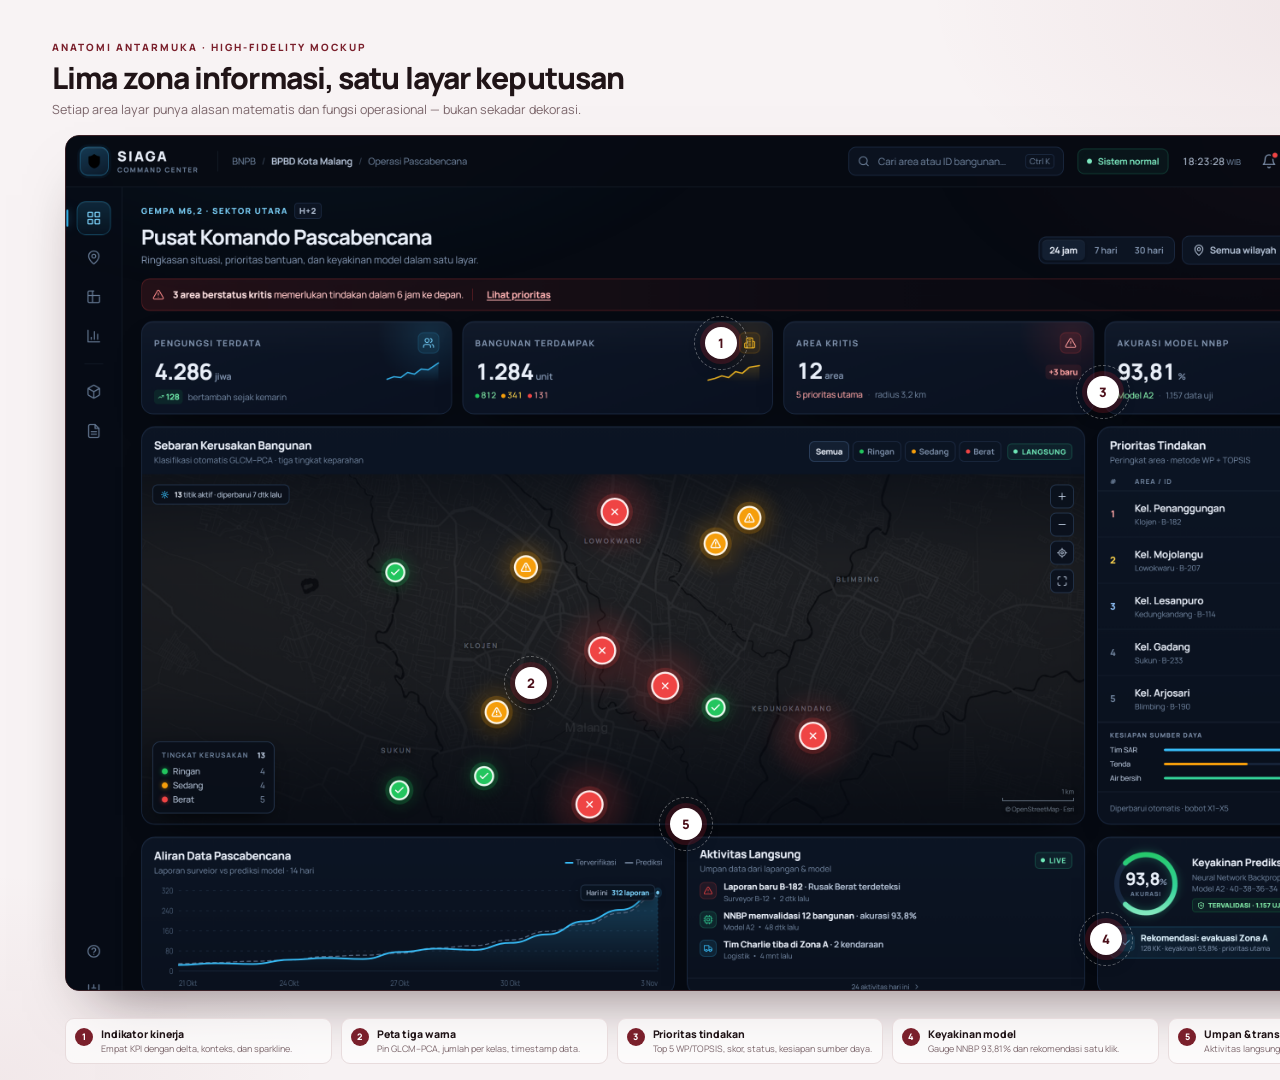
<file: laporan/diagrams/anatomi.html>
<!DOCTYPE html>
<html lang="id">
<head>
<meta charset="UTF-8" />
<title>Anatomi Antarmuka — SIAGA Command Center</title>
<style>
  @font-face {
    font-family: "Manrope";
    src: url("../../mockup/assets/fonts/Manrope-latin.woff2") format("woff2");
    font-weight: 200 800;
  }
  * { box-sizing: border-box; }
  html, body { margin: 0; }
  body {
    width: 1500px; height: 1080px; overflow: hidden;
    font-family: "Manrope", "Segoe UI", sans-serif;
    background: #f8f3f4; color: #201417;
    -webkit-font-smoothing: antialiased;
  }
  .canvas {
    width: 1500px; height: 1080px; padding: 40px 52px;
    background:
      radial-gradient(700px 380px at 92% 0%, rgba(122,31,43,.07), transparent 65%),
      radial-gradient(460px 300px at 0% 100%, rgba(122,31,43,.05), transparent 70%);
    position: relative;
  }
  .kicker { font-size: 10px; font-weight: 800; letter-spacing: .2em; text-transform: uppercase; color: #7a1f2b; }
  h1 { margin: 7px 0 0; font-size: 30px; font-weight: 800; letter-spacing: -.03em; line-height: 1.1; }
  .sub { margin: 7px 0 0; font-size: 12.5px; color: #7c666b; }
  .meta { position: absolute; right: 52px; top: 44px; font-size: 9px; color: #9a8286; text-align: right; line-height: 1.6; }
  .meta b { color: #201417; font-weight: 700; }

  .shot {
    position: absolute; left: 65px; top: 135px;
    width: 1370px; height: 856px;
    border-radius: 14px;
    border: 1px solid #3a2026;
    box-shadow: 0 30px 60px -30px rgba(32,10,14,.55), 0 2px 0 rgba(255,255,255,.04) inset;
    overflow: hidden;
    background: #060a12;
  }
  .shot img { width: 100%; height: 100%; object-fit: cover; display: block; }

  .badge {
    position: absolute; z-index: 5;
    width: 32px; height: 32px; border-radius: 50%;
    transform: translate(-50%, -50%);
    background: #fff; color: #4c101a;
    display: grid; place-items: center;
    font-size: 13px; font-weight: 800;
    box-shadow: 0 0 0 5px rgba(180, 35, 53, .22), 0 6px 16px rgba(0,0,0,.45);
  }
  .badge::after {
    content: ""; position: absolute; inset: -11px; border-radius: 50%;
    border: 1px dashed rgba(255,255,255,.35);
  }

  .legend {
    position: absolute; left: 65px; bottom: 16px;
    width: 1370px;
    display: grid; grid-template-columns: repeat(5, 1fr); gap: 9px;
  }
  .item {
    display: flex; gap: 8px; align-items: flex-start;
    padding: 8px 9px; border-radius: 9px;
    background: rgba(255,255,255,.66); border: 1px solid #e8dcdd;
  }
  .item .n {
    width: 18px; height: 18px; border-radius: 50%; flex: none;
    display: grid; place-items: center;
    background: #7a1f2b; color: #fff; font-size: 9px; font-weight: 800;
    margin-top: 1px;
  }
  .item b { display: block; font-size: 10.5px; font-weight: 800; letter-spacing: -.01em; }
  .item span { display: block; font-size: 9px; color: #7c666b; line-height: 1.35; margin-top: 2px; }
</style>
</head>
<body>
<div class="canvas">
  <div class="kicker">Anatomi Antarmuka · High-Fidelity Mockup</div>
  <h1>Lima zona informasi, satu layar keputusan</h1>
  <p class="sub">Setiap area layar punya alasan matematis dan fungsi operasional — bukan sekadar dekorasi.</p>
  <div class="meta">Rasio <b>16:10</b> · 1600 × 1000 px<br/>Mode gelap · SIAGA Command Center</div>

  <div class="shot">
    <img src="../../screenshots/01-dashboard-utama.png" alt="Mockup dashboard eksekutif SIAGA" />
    <span class="badge" style="left:47.9%;top:24.2%">1</span>
    <span class="badge" style="left:34%;top:64%">2</span>
    <span class="badge" style="left:75.8%;top:30%">3</span>
    <span class="badge" style="left:45.3%;top:80.6%">5</span>
    <span class="badge" style="left:76%;top:94%">4</span>
  </div>

  <div class="legend">
    <div class="item"><span class="n">1</span><div><b>Indikator kinerja</b><span>Empat KPI dengan delta, konteks, dan sparkline.</span></div></div>
    <div class="item"><span class="n">2</span><div><b>Peta tiga warna</b><span>Pin GLCM–PCA, jumlah per kelas, timestamp data.</span></div></div>
    <div class="item"><span class="n">3</span><div><b>Prioritas tindakan</b><span>Top 5 WP/TOPSIS, skor, status, kesiapan sumber daya.</span></div></div>
    <div class="item"><span class="n">4</span><div><b>Keyakinan model</b><span>Gauge NNBP 93,81% dan rekomendasi satu klik.</span></div></div>
    <div class="item"><span class="n">5</span><div><b>Umpan &amp; transparansi</b><span>Aktivitas langsung, status API, waktu sinkron.</span></div></div>
  </div>
</div>
</body>
</html>
</file>
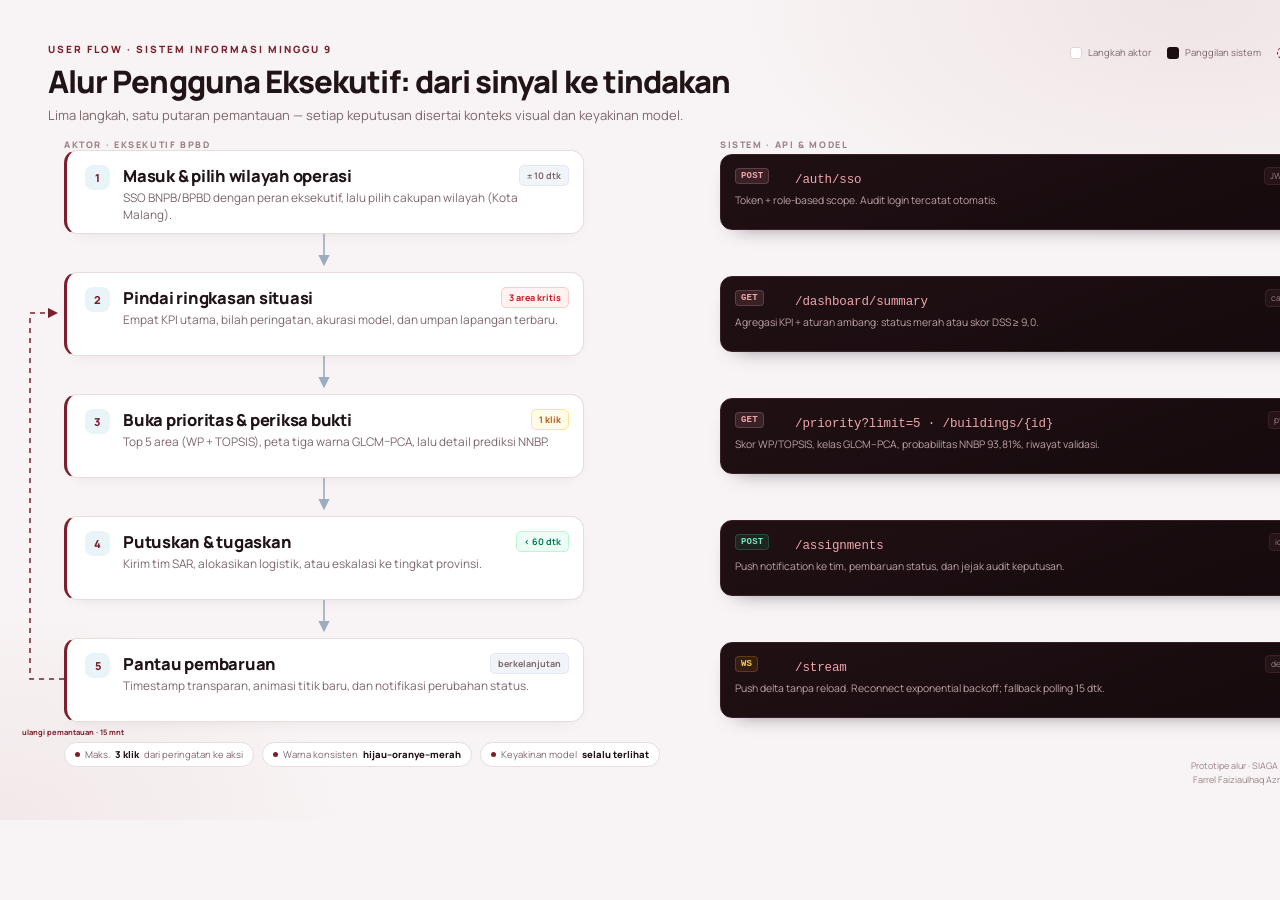
<file: laporan/diagrams/user-flow.html>
<!DOCTYPE html>
<html lang="id">
<head>
<meta charset="UTF-8" />
<title>User Flow — SIAGA Command Center</title>
<style>
  @font-face {
    font-family: "Manrope";
    src: url("../../mockup/assets/fonts/Manrope-latin.woff2") format("woff2");
    font-weight: 200 800;
  }
  * { box-sizing: border-box; }
  html, body { margin: 0; }
  body {
    width: 1400px; height: 820px; overflow: hidden;
    font-family: "Manrope", "Segoe UI", sans-serif;
    background: #f8f3f4;
    color: #201417;
    -webkit-font-smoothing: antialiased;
  }
  .canvas { position: relative; width: 1400px; height: 820px; padding: 42px 48px; background:
    radial-gradient(700px 380px at 85% 0%, rgba(122,31,43,.07), transparent 65%),
    radial-gradient(500px 300px at 0% 100%, rgba(122,31,43,.05), transparent 70%);
  }
  .kicker { font-size: 10px; font-weight: 800; letter-spacing: .2em; text-transform: uppercase; color: #7a1f2b; }
  h1 { margin: 8px 0 0; font-size: 31px; line-height: 1.1; letter-spacing: -.03em; font-weight: 800; }
  .sub { margin: 8px 0 0; font-size: 13px; color: #7c666b; max-width: 720px; line-height: 1.5; }
  .legend { position: absolute; right: 48px; top: 46px; display: flex; gap: 16px; align-items: center; font-size: 9.5px; color: #7c666b; }
  .legend span { display: flex; align-items: center; gap: 6px; }
  .legend i { width: 12px; height: 12px; border-radius: 3px; display: inline-block; }
  .legend .l1 { background: #fff; border: 1px solid #e3d3d5; }
  .legend .l2 { background: #1a0e11; }
  .legend .l3 { background: transparent; border: 1.5px dashed #7a1f2b; border-radius: 50%; }

  .col-label { position: absolute; top: 138px; font-size: 9px; font-weight: 800; letter-spacing: .18em; text-transform: uppercase; color: #9a8286; }
  .col-label.left { left: 64px; }
  .col-label.right { left: 720px; }

  .step {
    position: absolute; left: 64px; width: 520px; height: 84px;
    background: #fff; border: 1px solid #e8dcdd; border-radius: 13px;
    box-shadow: 0 6px 18px -12px rgba(32,20,23,.16);
    padding: 13px 16px 12px 18px;
    display: flex; gap: 13px;
    border-left: 3px solid #7a1f2b;
  }
  .step .num {
    width: 25px; height: 25px; border-radius: 8px; flex: none;
    display: grid; place-items: center;
    background: #e8f4f8; color: #7a1f2b;
    font-size: 11px; font-weight: 800;
    margin-top: 1px;
  }
  .step .body { flex: 1; min-width: 0; }
  .step h3 { margin: 0; font-size: 16.5px; font-weight: 800; letter-spacing: -.015em; }
  .step p { margin: 3px 0 0; font-size: 11.8px; line-height: 1.4; color: #7c666b; }
  .step .tag {
    position: absolute; right: 14px; top: 14px;
    font-size: 9px; font-weight: 700; padding: 3px 7px; border-radius: 5px;
    background: #f1f5f9; color: #7c666b; border: 1px solid #e2e9f2;
  }
  .step .tag.red { background: #fef2f2; color: #b91c1c; border-color: #fecaca; }
  .step .tag.green { background: #ecfdf5; color: #047857; border-color: #bbf7d0; }
  .step .tag.amber { background: #fffbeb; color: #b45309; border-color: #fde68a; }

  .sys {
    position: absolute; left: 720px; width: 616px; height: 76px;
    background: linear-gradient(160deg, #201014, #150a0d);
    border: 1px solid #3a2026; border-radius: 12px;
    box-shadow: 0 10px 22px -16px rgba(2,6,23,.65);
    padding: 11px 14px;
    color: #f3e7e9;
  }
  .sys .method {
    position: absolute; left: 14px; top: 13px;
    font-family: Consolas, monospace; font-size: 9px; font-weight: 700;
    padding: 2px 5px; border-radius: 4px; letter-spacing: .02em;
    background: rgba(240,166,173,.12); color: #f0a6ad; border: 1px solid rgba(240,166,173,.22);
  }
  .sys .method.post { background: rgba(52,211,153,.11); color: #6ee7b7; border-color: rgba(52,211,153,.22); }
  .sys .method.ws { background: rgba(245,158,11,.1); color: #fcd34d; border-color: rgba(245,158,11,.22); }
  .sys .endpoint {
    margin-left: 60px; font-family: Consolas, monospace; font-size: 12.5px;
    color: #f0a6ad; letter-spacing: -.01em; white-space: nowrap;
  }
  .sys .desc { margin: 5px 0 0; font-size: 10.4px; color: #bda3a8; line-height: 1.4; }
  .sys .lat {
    position: absolute; right: 12px; top: 12px;
    font-size: 8.5px; color: #9a8286; background: #241317; border: 1px solid #3a2026;
    border-radius: 4px; padding: 2px 5px;
  }

  .loop-label {
    position: absolute; left: 22px; top: 728px;
    font-size: 7.5px; font-weight: 700; color: #7a1f2b;
    text-align: left; line-height: 1.2;
  }
  .note {
    position: absolute; left: 64px; top: 742px;
    display: flex; gap: 8px; align-items: center;
  }
  .note span {
    display: inline-flex; align-items: center; gap: 5px;
    font-size: 9.5px; color: #7c666b; background: #fff;
    border: 1px solid #e8dcdd; border-radius: 20px; padding: 5px 10px;
  }
  .note b { color: #201417; font-weight: 800; }
  .note .dot { width: 5px; height: 5px; border-radius: 50%; background: #7a1f2b; }
  .foot {
    position: absolute; right: 48px; bottom: 34px;
    font-size: 9px; color: #9a8286; text-align: right; line-height: 1.5;
  }
</style>
</head>
<body>
<div class="canvas">
  <div class="kicker">User Flow · Sistem Informasi Minggu 9</div>
  <h1>Alur Pengguna Eksekutif: dari sinyal ke tindakan</h1>
  <p class="sub">Lima langkah, satu putaran pemantauan — setiap keputusan disertai konteks visual dan keyakinan model.</p>

  <div class="legend">
    <span><i class="l1"></i>Langkah aktor</span>
    <span><i class="l2"></i>Panggilan sistem</span>
    <span><i class="l3"></i>Pemantauan</span>
  </div>

  <div class="col-label left">Aktor · Eksekutif BPBD</div>
  <div class="col-label right">Sistem · API &amp; model</div>

  <!-- connectors -->
  <svg width="1400" height="820" style="position:absolute;inset:0;pointer-events:none">
    <defs>
      <marker id="arrow" viewBox="0 0 10 10" refX="8" refY="5" markerWidth="7" markerHeight="7" orient="auto-start-reverse">
        <path d="M 0 0 L 10 5 L 0 10 z" fill="#9aacbe"/>
      </marker>
      <marker id="arrowTeal" viewBox="0 0 10 10" refX="8" refY="5" markerWidth="7" markerHeight="7" orient="auto-start-reverse">
        <path d="M 0 0 L 10 5 L 0 10 z" fill="#7a1f2b"/>
      </marker>
    </defs>
    <line x1="324" y1="234" x2="324" y2="264" stroke="#9aacbe" stroke-width="1.6" marker-end="url(#arrow)"/>
    <line x1="324" y1="356" x2="324" y2="386" stroke="#9aacbe" stroke-width="1.6" marker-end="url(#arrow)"/>
    <line x1="324" y1="478" x2="324" y2="508" stroke="#9aacbe" stroke-width="1.6" marker-end="url(#arrow)"/>
    <line x1="324" y1="600" x2="324" y2="630" stroke="#9aacbe" stroke-width="1.6" marker-end="url(#arrow)"/>
    <path d="M 64 679 L 30 679 L 30 313 L 56 313" fill="none" stroke="#7a1f2b" stroke-width="1.5" stroke-dasharray="5 5" marker-end="url(#arrowTeal)"/>
  </svg>

  <!-- step 1 -->
  <div class="step" style="top:150px">
    <div class="num">1</div>
    <div class="body">
      <h3>Masuk &amp; pilih wilayah operasi</h3>
      <p>SSO BNPB/BPBD dengan peran eksekutif, lalu pilih cakupan wilayah (Kota Malang).</p>
    </div>
    <span class="tag">± 10 dtk</span>
  </div>
  <div class="sys" style="top:154px">
    <span class="method">POST</span>
    <span class="endpoint">/auth/sso</span>
    <span class="lat">JWT · 1,2 dtk</span>
    <p class="desc">Token + role-based scope. Audit login tercatat otomatis.</p>
  </div>

  <!-- step 2 -->
  <div class="step" style="top:272px">
    <div class="num">2</div>
    <div class="body">
      <h3>Pindai ringkasan situasi</h3>
      <p>Empat KPI utama, bilah peringatan, akurasi model, dan umpan lapangan terbaru.</p>
    </div>
    <span class="tag red">3 area kritis</span>
  </div>
  <div class="sys" style="top:276px">
    <span class="method">GET</span>
    <span class="endpoint">/dashboard/summary</span>
    <span class="lat">cache 5 dtk</span>
    <p class="desc">Agregasi KPI + aturan ambang: status merah atau skor DSS ≥ 9,0.</p>
  </div>

  <!-- step 3 -->
  <div class="step" style="top:394px">
    <div class="num">3</div>
    <div class="body">
      <h3>Buka prioritas &amp; periksa bukti</h3>
      <p>Top 5 area (WP + TOPSIS), peta tiga warna GLCM–PCA, lalu detail prediksi NNBP.</p>
    </div>
    <span class="tag amber">1 klik</span>
  </div>
  <div class="sys" style="top:398px">
    <span class="method">GET</span>
    <span class="endpoint">/priority?limit=5 · /buildings/{id}</span>
    <span class="lat">p95 180 ms</span>
    <p class="desc">Skor WP/TOPSIS, kelas GLCM–PCA, probabilitas NNBP 93,81%, riwayat validasi.</p>
  </div>

  <!-- step 4 -->
  <div class="step" style="top:516px">
    <div class="num">4</div>
    <div class="body">
      <h3>Putuskan &amp; tugaskan</h3>
      <p>Kirim tim SAR, alokasikan logistik, atau eskalasi ke tingkat provinsi.</p>
    </div>
    <span class="tag green">&lt; 60 dtk</span>
  </div>
  <div class="sys" style="top:520px">
    <span class="method post">POST</span>
    <span class="endpoint">/assignments</span>
    <span class="lat">idempoten</span>
    <p class="desc">Push notification ke tim, pembaruan status, dan jejak audit keputusan.</p>
  </div>

  <!-- step 5 -->
  <div class="step" style="top:638px">
    <div class="num">5</div>
    <div class="body">
      <h3>Pantau pembaruan</h3>
      <p>Timestamp transparan, animasi titik baru, dan notifikasi perubahan status.</p>
    </div>
    <span class="tag">berkelanjutan</span>
  </div>
  <div class="sys" style="top:642px">
    <span class="method ws">WS</span>
    <span class="endpoint">/stream</span>
    <span class="lat">delta &lt; 1 dtk</span>
    <p class="desc">Push delta tanpa reload. Reconnect exponential backoff; fallback polling 15 dtk.</p>
  </div>

  <div class="loop-label">ulangi pemantauan · 15 mnt</div>

  <div class="note">
    <span><i class="dot"></i>Maks. <b>3 klik</b> dari peringatan ke aksi</span>
    <span><i class="dot"></i>Warna konsisten <b>hijau–oranye–merah</b></span>
    <span><i class="dot"></i>Keyakinan model <b>selalu terlihat</b></span>
  </div>

  <div class="foot">Prototipe alur · SIAGA Command Center<br/>Farrel Faiziaulhaq Azmi · 240605110176</div>
</div>
</body>
</html>
</file>
<file: mockup/assets/css/styles.css>
/* ============================================================
   SIAGA Command Center — Design tokens
   ============================================================ */
@font-face {
  font-family: "Manrope";
  src: url("../fonts/Manrope-latin.woff2") format("woff2");
  font-weight: 200 800;
  font-style: normal;
  font-display: swap;
}

:root {
  --bg: #060a12;
  --bg-soft: #080d17;
  --panel: #0c1422;
  --panel-2: #0f1928;
  --panel-3: #131f31;
  --line: #1b2940;
  --line-soft: rgba(148, 176, 214, 0.09);
  --text: #e9eff9;
  --text-2: #b6c4d8;
  --muted: #8497b2;
  --dim: #7286a0;

  --accent: #38bdf8;
  --accent-2: #22d3ee;
  --accent-ink: #041018;
  --accent-soft: rgba(56, 189, 248, 0.12);

  --sev-1: #22c55e;
  --sev-1-soft: rgba(34, 197, 94, 0.14);
  --sev-2: #f59e0b;
  --sev-2-soft: rgba(245, 158, 11, 0.14);
  --sev-3: #ef4444;
  --sev-3-soft: rgba(239, 68, 68, 0.14);

  --ok: #34d399;
  --radius: 16px;
  --radius-sm: 10px;
  --shadow: 0 20px 50px -28px rgba(0, 0, 0, 0.9);
  --topbar-h: 60px;
  --rail-w: 66px;
}

* { box-sizing: border-box; }

html, body { height: 100%; }

body {
  margin: 0;
  background: var(--bg);
  color: var(--text);
  font-family: "Manrope", "Segoe UI", system-ui, sans-serif;
  font-size: 14px;
  -webkit-font-smoothing: antialiased;
  text-rendering: optimizeLegibility;
  overflow-x: hidden;
}

body::before {
  content: "";
  position: fixed;
  inset: 0;
  pointer-events: none;
  background:
    radial-gradient(900px 500px at 18% -10%, rgba(56, 189, 248, 0.07), transparent 60%),
    radial-gradient(800px 420px at 92% 0%, rgba(239, 68, 68, 0.05), transparent 60%);
  z-index: 0;
}

button, input, select { font: inherit; color: inherit; }
button { cursor: pointer; border: 0; background: none; }
a { color: inherit; text-decoration: none; }
svg { display: block; }
::selection { background: rgba(56, 189, 248, 0.28); }

.icon {
  width: 18px;
  height: 18px;
  stroke: currentColor;
  fill: none;
  stroke-width: 1.8;
  stroke-linecap: round;
  stroke-linejoin: round;
  flex: none;
}
.icon.sm { width: 14px; height: 14px; }
.icon.xs { width: 12px; height: 12px; }
.icon.lg { width: 22px; height: 22px; }

/* ============================================================
   Shell
   ============================================================ */
.app { position: relative; z-index: 1; min-height: 100vh; display: flex; flex-direction: column; }

.topbar {
  height: var(--topbar-h);
  flex: none;
  display: flex;
  align-items: center;
  gap: 16px;
  padding: 0 20px 0 16px;
  background: rgba(7, 11, 19, 0.86);
  border-bottom: 1px solid var(--line-soft);
  backdrop-filter: blur(14px);
  position: relative;
  z-index: 40;
}

.brand { display: flex; align-items: center; gap: 10px; padding-right: 6px; }
.brand-mark {
  width: 34px; height: 34px;
  border-radius: 10px;
  display: grid; place-items: center;
  color: #7dd3fc;
  background:
    linear-gradient(160deg, rgba(56, 189, 248, 0.22), rgba(56, 189, 248, 0.03)),
    #0b1524;
  border: 1px solid rgba(56, 189, 248, 0.32);
  box-shadow: 0 0 0 3px rgba(56, 189, 248, 0.05), inset 0 1px 0 rgba(255, 255, 255, 0.09);
}
.brand-mark svg { width: 20px; height: 20px; }
.brand-text { display: flex; flex-direction: column; line-height: 1; gap: 4px; }
.brand-name { font-size: 16px; font-weight: 800; letter-spacing: 0.14em; }
.brand-sub { font-size: 8px; font-weight: 700; letter-spacing: 0.18em; color: var(--dim); }

.v-divider { width: 1px; height: 24px; background: var(--line-soft); }

.crumbs { display: flex; align-items: center; gap: 7px; font-size: 11px; color: var(--dim); white-space: nowrap; }
.crumbs strong { color: var(--text-2); font-weight: 600; }
.crumbs .sep { opacity: 0.5; }

.topbar-spacer { flex: 1; }

.search {
  display: flex; align-items: center; gap: 8px;
  width: 252px; height: 34px;
  padding: 0 10px;
  border-radius: 9px;
  border: 1px solid var(--line);
  background: rgba(13, 21, 35, 0.8);
  color: var(--dim);
  transition: border-color 0.15s, box-shadow 0.15s;
}
.search:focus-within { border-color: rgba(56, 189, 248, 0.55); box-shadow: 0 0 0 3px rgba(56, 189, 248, 0.08); }
.search input {
  flex: 1; min-width: 0; border: 0; outline: 0; background: none;
  color: var(--text); font-size: 11.5px;
}
.search input::placeholder { color: var(--dim); }
.search kbd {
  font-family: inherit; font-size: 9.5px; color: var(--dim);
  border: 1px solid var(--line); border-radius: 4px; padding: 1px 4px; line-height: 1.4;
}

.sync-chip {
  display: flex; align-items: center; gap: 7px;
  height: 30px; padding: 0 10px;
  border: 1px solid rgba(52, 211, 153, 0.22);
  background: rgba(52, 211, 153, 0.06);
  border-radius: 8px;
  font-size: 10.5px; font-weight: 600; color: #7ce7bf;
  white-space: nowrap;
}
.pulse-dot { width: 6px; height: 6px; border-radius: 50%; background: currentColor; position: relative; flex: none; }
.pulse-dot::after {
  content: ""; position: absolute; inset: -3px; border-radius: 50%;
  border: 1px solid currentColor; opacity: 0.55;
  animation: sonar 2s ease-out infinite;
}
@keyframes sonar {
  0% { transform: scale(0.5); opacity: 0.7; }
  80%, 100% { transform: scale(1.9); opacity: 0; }
}

.clock { font-size: 11.5px; color: var(--text-2); font-variant-numeric: tabular-nums; white-space: nowrap; }
.clock small { color: var(--dim); font-size: 9.5px; margin-left: 2px; }

.icon-btn {
  width: 34px; height: 34px; border-radius: 9px;
  display: grid; place-items: center;
  color: var(--muted);
  border: 1px solid transparent;
  transition: 0.15s;
  position: relative;
}
.icon-btn:hover { background: var(--panel-2); color: var(--text); border-color: var(--line); }
.icon-btn .badge {
  position: absolute; top: 6px; right: 6px; width: 6px; height: 6px;
  background: var(--sev-3); border-radius: 50%;
  box-shadow: 0 0 0 2px #080d17;
}

.profile { display: flex; align-items: center; gap: 9px; padding-left: 4px; }
.avatar {
  width: 32px; height: 32px; border-radius: 9px;
  background: linear-gradient(150deg, #1e3a5f, #11253d);
  border: 1px solid #2a4a6d;
  color: #8fdcff; font-size: 11px; font-weight: 700;
  display: grid; place-items: center;
  letter-spacing: 0.02em;
}
.profile-meta { display: flex; flex-direction: column; gap: 2px; line-height: 1; }
.profile-meta b { font-size: 11px; font-weight: 700; }
.profile-meta span { font-size: 9px; color: var(--dim); letter-spacing: 0.04em; }

.shell { display: flex; flex: 1; min-height: 0; }

/* ---- Rail ---- */
.rail {
  width: var(--rail-w);
  flex: none;
  border-right: 1px solid var(--line-soft);
  padding: 16px 0;
  display: flex; flex-direction: column; align-items: center; gap: 6px;
  background: rgba(8, 13, 23, 0.55);
}
.rail-btn {
  width: 40px; height: 40px; border-radius: 11px;
  display: grid; place-items: center;
  color: #647892;
  border: 1px solid transparent;
  transition: 0.16s;
  position: relative;
}
.rail-btn:hover { color: var(--text-2); background: var(--panel); border-color: var(--line); }
.rail-btn.active {
  color: #7dd3fc;
  background: linear-gradient(180deg, rgba(56, 189, 248, 0.16), rgba(56, 189, 248, 0.05));
  border-color: rgba(56, 189, 248, 0.26);
  box-shadow: inset 0 1px 0 rgba(255, 255, 255, 0.06);
}
.rail-btn.active::before {
  content: ""; position: absolute; left: -13px; top: 9px; bottom: 9px;
  width: 2px; border-radius: 2px; background: var(--accent);
  box-shadow: 0 0 12px rgba(56, 189, 248, 0.7);
}
.rail-btn[data-tip]:hover::after {
  content: attr(data-tip);
  position: absolute; left: 48px; top: 50%; transform: translateY(-50%);
  background: #152135; border: 1px solid var(--line);
  color: var(--text-2); font-size: 10px; font-weight: 600;
  padding: 5px 8px; border-radius: 6px; white-space: nowrap;
  box-shadow: var(--shadow); z-index: 80;
}
.rail-sep { width: 22px; height: 1px; background: var(--line-soft); margin: 6px 0; }
.rail-spacer { flex: 1; }

/* ---- Main ---- */
.main {
  flex: 1; min-width: 0;
  padding: 18px 22px 0;
  display: flex; flex-direction: column;
}

.page-head { display: flex; align-items: flex-end; justify-content: space-between; gap: 20px; margin-bottom: 14px; }
.eyebrow {
  display: flex; align-items: center; gap: 7px;
  font-size: 9.5px; font-weight: 700; letter-spacing: 0.16em;
  color: #7dd3fc; text-transform: uppercase; margin-bottom: 7px;
}
.eyebrow .tag {
  color: var(--text-2); border: 1px solid var(--line); border-radius: 4px;
  padding: 2px 5px; letter-spacing: 0.08em; background: var(--panel);
}
h1 { margin: 0; font-size: 24px; font-weight: 700; letter-spacing: -0.025em; line-height: 1.15; }
.page-sub { margin: 5px 0 0; color: var(--muted); font-size: 11.5px; }

.head-actions { display: flex; align-items: center; gap: 8px; padding-bottom: 2px; }
.segmented {
  display: flex; align-items: center; gap: 2px;
  padding: 3px; border: 1px solid var(--line); border-radius: 9px;
  background: var(--panel);
}
.segmented button {
  padding: 5px 9px; border-radius: 6px;
  font-size: 10.5px; font-weight: 600; color: var(--muted);
  transition: 0.15s; white-space: nowrap;
}
.segmented button:hover { color: var(--text-2); }
.segmented button.active {
  background: var(--panel-3); color: var(--text);
  box-shadow: inset 0 1px 0 rgba(255, 255, 255, 0.06), 0 1px 2px rgba(0, 0, 0, 0.3);
}

.btn {
  height: 34px; padding: 0 12px;
  display: inline-flex; align-items: center; gap: 6px;
  border-radius: 9px; border: 1px solid var(--line);
  background: var(--panel);
  font-size: 11px; font-weight: 600; color: var(--text-2);
  transition: 0.15s; white-space: nowrap;
}
.btn:hover { border-color: #2b405e; color: var(--text); background: var(--panel-2); }
.btn.primary {
  background: linear-gradient(180deg, #4cc7fb, #28a9e6);
  border-color: #57c8f7; color: #041018;
  box-shadow: 0 6px 18px -8px rgba(56, 189, 248, 0.7), inset 0 1px 0 rgba(255, 255, 255, 0.4);
}
.btn.primary:hover { filter: brightness(1.06); color: #041018; }
.btn.ghost { background: transparent; }
.btn.block { width: 100%; justify-content: center; }

/* ---- Alert banner ---- */
.alert-banner {
  display: flex; align-items: center; gap: 10px;
  padding: 8px 12px;
  margin-bottom: 12px;
  border-radius: 10px;
  border: 1px solid rgba(239, 68, 68, 0.26);
  background: linear-gradient(90deg, rgba(239, 68, 68, 0.13), rgba(239, 68, 68, 0.03) 55%, rgba(239, 68, 68, 0.01));
  color: #ffc7c7;
  font-size: 11px;
}
.alert-banner .icon { color: #ff8b8b; }
.alert-banner b { color: #ffe2e2; font-weight: 700; }
.alert-banner .sep { width: 1px; height: 14px; background: rgba(239, 68, 68, 0.25); }
.alert-banner .link { color: #ffb3b3; font-weight: 700; text-decoration: underline; text-underline-offset: 2px; }
.alert-banner .spacer { flex: 1; }
.alert-banner .close { color: #d98a8a; padding: 4px; border-radius: 6px; }
.alert-banner .close:hover { background: rgba(239, 68, 68, 0.14); color: #ffd1d1; }
.alert-banner.is-hidden { display: none; }

/* ============================================================
   KPI cards
   ============================================================ */
.kpis { display: grid; grid-template-columns: repeat(4, minmax(0, 1fr)); gap: 12px; margin-bottom: 14px; }

.kpi {
  position: relative; overflow: hidden;
  min-height: 100px;
  padding: 12px 14px 11px;
  border-radius: 14px;
  border: 1px solid var(--line);
  background:
    linear-gradient(180deg, rgba(255, 255, 255, 0.018), transparent 38%),
    linear-gradient(160deg, #0d1626, #0a1120);
  box-shadow: inset 0 1px 0 rgba(255, 255, 255, 0.035), var(--shadow);
}
.kpi::after {
  content: ""; position: absolute; right: -40px; top: -50px;
  width: 130px; height: 130px; border-radius: 50%;
  background: radial-gradient(circle, var(--glow, rgba(56, 189, 248, 0.08)), transparent 68%);
  pointer-events: none;
}
.kpi-top { display: flex; align-items: center; justify-content: space-between; gap: 8px; }
.kpi-label { font-size: 10px; font-weight: 700; letter-spacing: 0.13em; text-transform: uppercase; color: var(--muted); }
.kpi-ic {
  width: 25px; height: 25px; border-radius: 7px;
  display: grid; place-items: center;
  color: var(--ic, #7dd3fc);
  background: var(--ic-bg, rgba(56, 189, 248, 0.09));
  border: 1px solid var(--ic-bd, rgba(56, 189, 248, 0.16));
}
.kpi-ic .icon { width: 14px; height: 14px; }
.kpi-main { display: flex; align-items: flex-end; justify-content: space-between; gap: 8px; margin-top: 7px; }
.kpi-value { font-size: 26px; font-weight: 700; letter-spacing: -0.035em; line-height: 1; font-variant-numeric: tabular-nums; }
.kpi-value small { font-size: 10.5px; font-weight: 600; letter-spacing: 0; color: var(--muted); margin-left: 3px; }
.kpi-foot { display: flex; align-items: center; gap: 6px; margin-top: 8px; font-size: 10px; color: var(--dim); white-space: nowrap; }
.delta { display: inline-flex; align-items: center; gap: 2px; font-size: 9.5px; font-weight: 700; padding: 2px 4px; border-radius: 4px; }
.delta.up { color: #6ee7a8; background: rgba(34, 197, 94, 0.1); }
.delta.down { color: #fca5a5; background: rgba(239, 68, 68, 0.1); }
.delta.neutral { color: #9fb3cc; background: rgba(148, 163, 184, 0.1); }

.spark { width: 62px; height: 26px; margin-bottom: 1px; opacity: 0.9; }
.sev-dots { display: flex; align-items: center; gap: 5px; font-size: 9.5px; font-variant-numeric: tabular-nums; }
.sev-dots i { width: 5px; height: 5px; border-radius: 50%; display: inline-block; margin-right: 2px; }

/* ============================================================
   Workspace
   ============================================================ */
.workspace {
  flex: 1;
  min-height: 0;
  display: grid;
  grid-template-columns: minmax(0, 1fr) 372px;
  gap: 14px;
  align-items: stretch;
}
.col-left { display: grid; grid-template-rows: minmax(0, 1fr) 186px; gap: 14px; min-height: 0; }
.col-right { display: grid; grid-template-rows: minmax(0, 1fr) 186px; gap: 14px; min-height: 0; }
.bottom-row { display: grid; grid-template-columns: 1.34fr 1fr; gap: 14px; min-height: 0; }
.bottom-row .card { min-height: 0; }

.card {
  border: 1px solid var(--line);
  border-radius: var(--radius);
  background: linear-gradient(180deg, #0c1524, #0a111e);
  box-shadow: inset 0 1px 0 rgba(255, 255, 255, 0.035), 0 18px 40px -30px #000;
  min-height: 0;
  display: flex; flex-direction: column;
  position: relative;
}
.card-head {
  flex: none;
  display: flex; align-items: center; justify-content: space-between; gap: 10px;
  padding: 12px 14px 10px;
}
.card-title { display: flex; flex-direction: column; gap: 2px; min-width: 0; }
.card-title h2 { margin: 0; font-size: 13px; font-weight: 700; letter-spacing: -0.01em; display: flex; align-items: center; gap: 6px; }
.card-title p { margin: 0; font-size: 9.5px; color: var(--dim); letter-spacing: 0.01em; }
.card-head-right { display: flex; align-items: center; gap: 7px; flex: none; }

.live-chip {
  display: inline-flex; align-items: center; gap: 5px;
  padding: 3px 6px; border-radius: 5px;
  border: 1px solid rgba(52, 211, 153, 0.24);
  background: rgba(52, 211, 153, 0.07);
  font-size: 8.5px; font-weight: 700; letter-spacing: 0.08em; text-transform: uppercase;
  color: #6ee7b7;
}
.live-chip.paused { color: #cbd5e1; border-color: var(--line); background: var(--panel); }
.live-chip .pulse-dot { width: 5px; height: 5px; }
.live-chip.paused .pulse-dot::after { display: none; }

.updated { font-size: 9.5px; color: var(--dim); white-space: nowrap; font-variant-numeric: tabular-nums; }

.chips { display: flex; align-items: center; gap: 4px; }
.chip {
  display: inline-flex; align-items: center; gap: 4px;
  height: 24px; padding: 0 7px;
  border-radius: 6px; border: 1px solid var(--line);
  font-size: 9.5px; font-weight: 600; color: var(--muted);
  background: rgba(12, 20, 34, 0.7);
  transition: 0.14s;
}
.chip:hover { color: var(--text-2); border-color: #2a3d58; }
.chip .dot { width: 5px; height: 5px; border-radius: 50%; }
.chip.active { color: var(--text); background: var(--panel-3); border-color: #2c405d; }
.chip[data-sev="ringan"].active { border-color: rgba(34, 197, 94, 0.45); background: rgba(34, 197, 94, 0.1); color: #86efac; }
.chip[data-sev="sedang"].active { border-color: rgba(245, 158, 11, 0.45); background: rgba(245, 158, 11, 0.1); color: #fcd34d; }
.chip[data-sev="berat"].active { border-color: rgba(239, 68, 68, 0.45); background: rgba(239, 68, 68, 0.1); color: #fca5a5; }

/* ============================================================
   Map
   ============================================================ */
.map-card { overflow: hidden; }
.map-wrap { position: relative; flex: 1; min-height: 0; background: #0a111b; overflow: hidden; --zoom: 1.18; }
.map-img {
  position: absolute; inset: 0; width: 100%; height: 100%;
  object-fit: cover;
  filter: brightness(0.62) contrast(1.06) saturate(0.55);
  transform: scale(calc(var(--zoom, 1) * 1.02));
  transition: filter 0.4s, transform 0.35s ease;
}
.map-tint {
  position: absolute; inset: 0;
  background:
    radial-gradient(120% 80% at 50% 20%, rgba(9, 17, 30, 0.1), rgba(5, 9, 17, 0.52) 100%),
    linear-gradient(180deg, rgba(6, 11, 20, 0.62) 0%, rgba(6, 11, 20, 0.12) 26%, rgba(6, 11, 20, 0.1) 62%, rgba(6, 11, 20, 0.72) 100%);
  pointer-events: none;
}
.map-grid {
  position: absolute; inset: 0; pointer-events: none; opacity: 0.5;
  background-image: linear-gradient(rgba(148, 176, 214, 0.045) 1px, transparent 1px), linear-gradient(90deg, rgba(148, 176, 214, 0.045) 1px, transparent 1px);
  background-size: 64px 64px;
  mask-image: radial-gradient(85% 85% at 50% 50%, #000, transparent 85%);
}

.map-pins { position: absolute; inset: 0; transform: scale(var(--zoom, 1)); transform-origin: 50% 50%; transition: transform 0.35s ease; }
.pin-heat {
  position: absolute;
  width: var(--sz, 60px); height: var(--sz, 60px);
  transform: translate(-50%, -50%);
  border-radius: 50%;
  background: radial-gradient(circle, color-mix(in srgb, var(--c) 26%, transparent) 0%, transparent 70%);
  filter: blur(5px);
  pointer-events: none;
  z-index: 1;
}
.pin {
  position: absolute;
  width: 24px; height: 24px;
  transform: translate(-50%, -50%);
  border-radius: 50%;
  background: var(--c);
  border: 2px solid rgba(255, 255, 255, 0.9);
  box-shadow: 0 0 0 4px color-mix(in srgb, var(--c) 22%, transparent), 0 4px 10px rgba(0, 0, 0, 0.5);
  display: grid; place-items: center;
  cursor: pointer;
  transition: transform 0.18s, box-shadow 0.18s, opacity 0.2s;
  z-index: 2;
  padding: 0;
}
.pin .icon { width: 11px; height: 11px; color: #fff; stroke-width: 2.6; }
.pin::before {
  content: ""; position: absolute; inset: -4px; border-radius: 50%;
  border: 1px solid var(--c); opacity: 0;
}
.pin.is-new::before { animation: pinPulse 2.4s ease-out infinite; }
.pin.is-new { z-index: 3; }
@keyframes pinPulse {
  0% { transform: scale(0.7); opacity: 0.75; }
  70%, 100% { transform: scale(2.4); opacity: 0; }
}
.pin[data-sev="berat"] { width: 28px; height: 28px; }
.pin[data-sev="sedang"] { width: 24px; height: 24px; }
.pin[data-sev="ringan"] { width: 20px; height: 20px; }
.pin:hover { transform: translate(-50%, -50%) scale(1.14); z-index: 6; }
.pin.selected {
  box-shadow: 0 0 0 3px #fff, 0 0 0 8px color-mix(in srgb, var(--c) 30%, transparent), 0 8px 18px rgba(0, 0, 0, 0.6);
  z-index: 7;
}
.pin.dimmed { opacity: 0.22; }
.pin-tip {
  position: absolute; z-index: 20;
  transform: translate(-50%, calc(-100% - 16px));
  background: rgba(9, 15, 26, 0.96);
  border: 1px solid #263a55;
  border-radius: 8px;
  padding: 7px 9px;
  min-width: 118px;
  box-shadow: 0 10px 24px rgba(0, 0, 0, 0.55);
  pointer-events: none;
  opacity: 0; transition: opacity 0.12s;
}
.pin-tip.show { opacity: 1; }
.pin-tip .t-name { font-size: 10.5px; font-weight: 700; color: var(--text); white-space: nowrap; }
.pin-tip .t-meta { font-size: 9px; color: var(--muted); margin-top: 3px; display: flex; align-items: center; gap: 5px; white-space: nowrap; }
.pin-tip .t-meta i { width: 5px; height: 5px; border-radius: 50%; background: var(--c); }

.district-label {
  position: absolute; transform: translate(-50%, -50%);
  font-size: 8px; font-weight: 700; letter-spacing: 0.22em; text-transform: uppercase;
  color: rgba(203, 220, 240, 0.38);
  text-shadow: 0 1px 6px rgba(0, 0, 0, 0.9);
  pointer-events: none;
}

.map-controls {
  position: absolute; right: 12px; top: 12px;
  display: flex; flex-direction: column; gap: 5px; z-index: 10;
}
.map-ctl {
  width: 28px; height: 28px; border-radius: 7px;
  background: rgba(10, 17, 29, 0.9);
  border: 1px solid #26374f;
  color: var(--text-2);
  display: grid; place-items: center;
  backdrop-filter: blur(8px);
  transition: 0.14s;
}
.map-ctl:hover { background: #16233a; color: #fff; border-color: #34506f; }
.map-ctl .icon { width: 13px; height: 13px; }

.map-legend {
  position: absolute; left: 12px; bottom: 12px; z-index: 10;
  padding: 9px 10px;
  border-radius: 9px;
  background: rgba(9, 15, 26, 0.86);
  border: 1px solid #24344b;
  backdrop-filter: blur(10px);
  box-shadow: 0 10px 24px -12px #000;
  min-width: 128px;
}
.legend-head { display: flex; align-items: center; justify-content: space-between; gap: 10px; font-size: 8px; font-weight: 700; letter-spacing: 0.14em; text-transform: uppercase; color: var(--dim); margin-bottom: 6px; }
.legend-head b { color: var(--text-2); font-size: 9px; letter-spacing: 0; }
.legend-row { display: flex; align-items: center; gap: 6px; font-size: 10px; color: var(--text-2); margin-top: 3px; }
.legend-row .swatch { width: 7px; height: 7px; border-radius: 50%; background: var(--c); box-shadow: 0 0 6px color-mix(in srgb, var(--c) 65%, transparent); }
.legend-row .count { margin-left: auto; color: var(--muted); font-variant-numeric: tabular-nums; }

.map-foot {
  position: absolute; right: 12px; bottom: 12px; z-index: 8;
  display: flex; flex-direction: column; align-items: flex-end; gap: 4px;
  font-size: 7.5px; color: rgba(180, 199, 222, 0.5);
  text-shadow: 0 1px 4px #000;
}
.scalebar { display: flex; flex-direction: column; align-items: flex-end; gap: 2px; }
.scalebar .bar { width: 84px; height: 4px; border: 1px solid rgba(180, 199, 222, 0.5); border-top: 0; }

.map-note {
  position: absolute; left: 12px; top: 12px; z-index: 9;
  display: flex; align-items: center; gap: 6px;
  padding: 5px 8px; border-radius: 6px;
  background: rgba(9, 15, 26, 0.78);
  border: 1px solid #22334a;
  font-size: 8.5px; color: var(--text-2);
  backdrop-filter: blur(8px);
}
.map-note .icon { width: 11px; height: 11px; color: var(--accent); }
.map-note b { color: var(--text); font-weight: 700; }

.map-toast {
  position: absolute; left: 50%; bottom: 14px; transform: translate(-50%, 16px);
  z-index: 12;
  display: flex; align-items: center; gap: 7px;
  padding: 7px 11px;
  border-radius: 8px;
  background: rgba(10, 20, 34, 0.95);
  border: 1px solid rgba(56, 189, 248, 0.35);
  box-shadow: 0 10px 30px -8px #000;
  font-size: 9.5px; color: var(--text-2);
  opacity: 0; pointer-events: none;
  transition: 0.25s;
}
.map-toast.show { opacity: 1; transform: translate(-50%, 0); }
.map-toast b { color: #bae6fd; }

/* ============================================================
   Priority table
   ============================================================ */
.priority { overflow: hidden; }
.priority .card-head { padding-bottom: 8px; }
.source-badge {
  font-size: 8px; font-weight: 700; letter-spacing: 0.07em;
  padding: 3px 5px; border-radius: 4px;
  color: #9ec5e6; background: rgba(56, 189, 248, 0.08);
  border: 1px solid rgba(56, 189, 248, 0.16);
  white-space: nowrap;
}
.table-head, .p-row {
  display: grid;
  grid-template-columns: 22px minmax(0, 1fr) 38px 74px;
  align-items: center;
  gap: 7px;
  padding: 0 14px;
}
.table-head {
  height: 22px; flex: none;
  font-size: 8px; font-weight: 700; letter-spacing: 0.12em; text-transform: uppercase; color: var(--dim);
  border-bottom: 1px solid var(--line-soft);
}
.table-head span:nth-child(3) { text-align: right; }
.table-head span:nth-child(4) { text-align: right; }
.p-rows { flex: 1; min-height: 0; overflow: auto; scrollbar-width: thin; scrollbar-color: #263a55 transparent; display: flex; flex-direction: column; }
.p-row {
  width: 100%;
  flex: 1;
  min-height: 54px;
  max-height: 63px;
  border-bottom: 1px solid rgba(148, 176, 214, 0.055);
  text-align: left;
  transition: background 0.14s;
  position: relative;
}
.p-row:hover { background: rgba(56, 189, 248, 0.045); }
.p-row.selected { background: linear-gradient(90deg, rgba(56, 189, 248, 0.11), rgba(56, 189, 248, 0.02)); }
.p-row.selected::before { content: ""; position: absolute; left: 0; top: 8px; bottom: 8px; width: 2px; border-radius: 2px; background: var(--accent); }
.p-rank { font-size: 11px; font-weight: 700; color: var(--dim); font-variant-numeric: tabular-nums; }
.p-row:nth-child(1) .p-rank { color: #fca5a5; }
.p-row:nth-child(2) .p-rank { color: #fcd34d; }
.p-row:nth-child(3) .p-rank { color: #93c5fd; }
.p-area { min-width: 0; display: flex; flex-direction: column; gap: 2px; }
.p-area b { font-size: 11.5px; font-weight: 600; white-space: nowrap; overflow: hidden; text-overflow: ellipsis; }
.p-area span { font-size: 9px; color: var(--dim); white-space: nowrap; overflow: hidden; text-overflow: ellipsis; }
.p-score { text-align: right; font-size: 11px; font-weight: 700; font-variant-numeric: tabular-nums; color: var(--text-2); }
.p-status { justify-self: end; text-align: center; font-size: 8px; font-weight: 800; letter-spacing: 0.05em; padding: 3px 5px; border-radius: 4px; text-transform: uppercase; width: 68px; white-space: nowrap; }
.p-status.utama { color: #fecaca; background: rgba(239, 68, 68, 0.13); border: 1px solid rgba(239, 68, 68, 0.3); }
.p-status.tinggi { color: #fed7aa; background: rgba(245, 158, 11, 0.11); border: 1px solid rgba(245, 158, 11, 0.28); }
.p-status.sedang { color: #fde68a; background: rgba(234, 179, 8, 0.08); border: 1px solid rgba(234, 179, 8, 0.2); }
.p-status.pantau { color: #b8c7da; background: rgba(148, 163, 184, 0.08); border: 1px solid rgba(148, 163, 184, 0.16); }

.p-foot {
  flex: none; height: 38px; padding: 0 14px;
  border-top: 1px solid var(--line-soft);
  display: flex; align-items: center; justify-content: space-between; gap: 8px;
}
.p-foot span { font-size: 9px; color: var(--dim); }

.resource-block { flex: none; padding: 9px 14px 10px; border-top: 1px solid var(--line-soft); background: rgba(8, 15, 26, 0.45); }
.res-head { display: flex; align-items: center; justify-content: space-between; gap: 8px; margin-bottom: 6px; }
.res-head span:first-child { font-size: 7.5px; font-weight: 700; letter-spacing: 0.13em; text-transform: uppercase; color: var(--muted); }
.res-head span:last-child { font-size: 7.5px; color: var(--dim); }
.res-row { display: grid; grid-template-columns: 56px minmax(0, 1fr) 44px; align-items: center; gap: 7px; margin-top: 5px; font-size: 8.5px; color: var(--text-2); }
.res-row b { text-align: right; font-size: 8px; font-weight: 600; color: var(--muted); font-variant-numeric: tabular-nums; }
.res-bar { height: 3px; border-radius: 2px; background: #162338; overflow: hidden; }
.res-bar div { height: 100%; border-radius: 2px; background: #38bdf8; }
.p-foot a { font-size: 9.5px; font-weight: 700; color: #7dd3fc; display: flex; align-items: center; gap: 3px; }
.p-foot a:hover { color: #bae6fd; }

/* ============================================================
   Confidence
   ============================================================ */
.confidence { padding: 12px 14px; gap: 0; overflow: hidden; }
.conf-top { display: flex; align-items: center; gap: 12px; }
.gauge { position: relative; width: 84px; height: 84px; flex: none; }
.gauge svg { width: 84px; height: 84px; transform: rotate(135deg); }
.gauge .track { stroke: #182740; }
.gauge .val { stroke: url(#gaugeGrad); stroke-linecap: round; transition: stroke-dashoffset 1s cubic-bezier(0.22, 1, 0.36, 1); filter: drop-shadow(0 0 5px rgba(52, 211, 153, 0.35)); }
.gauge-center {
  position: absolute; inset: 0; display: flex; flex-direction: column; align-items: center; justify-content: center; gap: 0;
}
.gauge-center b { font-size: 20px; font-weight: 700; letter-spacing: -0.04em; line-height: 1; font-variant-numeric: tabular-nums; }
.gauge-center b span { font-size: 10px; color: var(--muted); font-weight: 600; }
.gauge-center small { font-size: 7px; font-weight: 700; letter-spacing: 0.12em; color: var(--dim); text-transform: uppercase; margin-top: 3px; }
.conf-meta { min-width: 0; flex: 1; }
.conf-title { display: flex; align-items: center; gap: 6px; font-size: 12px; font-weight: 700; }
.conf-sub { font-size: 9px; color: var(--dim); margin-top: 3px; line-height: 1.45; }
.conf-badge {
  display: inline-flex; align-items: center; gap: 4px;
  margin-top: 5px; padding: 2px 5px; border-radius: 4px;
  font-size: 7.5px; font-weight: 700; letter-spacing: 0.04em;
  color: #86efac; background: rgba(34, 197, 94, 0.08); border: 1px solid rgba(34, 197, 94, 0.18);
}
.conf-rec {
  margin-top: 8px;
  display: flex; align-items: center; gap: 7px;
  padding: 6px 8px;
  border-radius: 7px;
  background: linear-gradient(90deg, rgba(56, 189, 248, 0.09), rgba(56, 189, 248, 0.02));
  border: 1px solid rgba(56, 189, 248, 0.19);
}
.conf-rec .ic { width: 20px; height: 20px; border-radius: 5px; background: rgba(56, 189, 248, 0.12); color: #7dd3fc; display: grid; place-items: center; flex: none; }
.conf-rec .ic .icon { width: 11px; height: 11px; }
.conf-rec .txt { min-width: 0; flex: 1; line-height: 1.25; }
.conf-rec .txt b { display: block; font-size: 10px; font-weight: 700; color: #dff4ff; }
.conf-rec .txt span { display: block; font-size: 8px; color: var(--muted); margin-top: 1px; }
.conf-rec .go { width: 22px; height: 22px; border-radius: 5px; display: grid; place-items: center; color: #0b1a26; background: #67d3ff; flex: none; }
.conf-rec .go:hover { background: #9ae2ff; }
.conf-rec .go .icon { width: 11px; height: 11px; stroke-width: 2.4; }

/* ============================================================
   Trend chart
   ============================================================ */
.trend { overflow: hidden; }
.trend .card-head { padding-bottom: 2px; }
.legend-inline { display: flex; align-items: center; gap: 10px; font-size: 8.5px; color: var(--muted); }
.legend-inline i { width: 10px; height: 2px; border-radius: 2px; display: inline-block; margin-right: 3px; vertical-align: middle; }
.chart-wrap { flex: 1; min-height: 0; padding: 2px 10px 6px; position: relative; }
.chart-wrap svg { width: 100%; height: 100%; overflow: visible; }
.chart-note {
  position: absolute; top: 8px; right: 22px;
  display: flex; align-items: center; gap: 5px;
  font-size: 8px; color: var(--text-2);
  background: rgba(10, 19, 33, 0.92);
  border: 1px solid #24344a;
  border-radius: 5px; padding: 3px 6px;
  box-shadow: 0 4px 12px rgba(0, 0, 0, 0.3);
}
.chart-note b { color: #7dd3fc; font-weight: 700; }

/* ============================================================
   Live feed
   ============================================================ */
.feed { overflow: hidden; }
.feed .card-head { padding: 10px 14px 4px; }
.feed-list { flex: 1; overflow: hidden; padding: 0 8px 2px; }
.feed-item {
  display: flex; align-items: flex-start; gap: 8px;
  padding: 4px 6px; border-radius: 7px;
  position: relative;
}
.feed-item:hover { background: rgba(56, 189, 248, 0.04); }
.feed-item.new { animation: feedIn 0.4s ease both; }
@keyframes feedIn { from { opacity: 0; transform: translateY(-6px); background: rgba(56, 189, 248, 0.09); } to { opacity: 1; transform: none; } }
.feed-ic {
  width: 20px; height: 20px; border-radius: 6px; flex: none;
  display: grid; place-items: center;
  color: var(--c, #7dd3fc);
  background: color-mix(in srgb, var(--c, #7dd3fc) 10%, transparent);
  border: 1px solid color-mix(in srgb, var(--c, #7dd3fc) 20%, transparent);
  margin-top: 1px;
}
.feed-ic .icon { width: 11px; height: 11px; }
.feed-txt { min-width: 0; flex: 1; }
.feed-txt b { font-size: 10px; font-weight: 600; color: var(--text-2); line-height: 1.32; display: block; }
.feed-txt b strong { color: var(--text); font-weight: 700; }
.feed-txt span { display: flex; align-items: center; gap: 5px; font-size: 8.5px; color: var(--dim); margin-top: 1px; }
.feed-txt span em { font-style: normal; }
.feed-txt .dotsep { width: 2px; height: 2px; border-radius: 50%; background: var(--dim); }
.feed-more { flex: none; display: flex; align-items: center; justify-content: center; height: 20px; border-top: 1px solid var(--line-soft); font-size: 8px; color: var(--dim); gap: 4px; }
.attach-row { display: flex; gap: 6px; }
.attach {
  flex: 1; display: flex; align-items: center; gap: 5px;
  padding: 7px 8px; border-radius: 7px;
  border: 1px solid var(--line-soft); background: var(--panel);
  font-size: 8.5px; color: var(--text-2);
}
.attach:hover { border-color: #2b405e; background: var(--panel-2); }
.attach .icon { width: 11px; height: 11px; color: #7dd3fc; }
.attach b { margin-left: auto; font-size: 8px; color: var(--muted); font-weight: 700; }

/* ============================================================
   Status bar
   ============================================================ */
.statusbar {
  flex: none;
  display: flex; align-items: center; gap: 14px;
  padding: 8px 2px 10px;
  font-size: 9px; color: var(--dim);
}
.statusbar .st { display: flex; align-items: center; gap: 5px; white-space: nowrap; }
.statusbar .st b { color: var(--text-2); font-weight: 600; }
.statusbar .st .ok-dot { width: 4px; height: 4px; border-radius: 50%; background: var(--ok); box-shadow: 0 0 5px var(--ok); }
.statusbar .grow { flex: 1; }
.statusbar .mono { font-variant-numeric: tabular-nums; color: var(--muted); }

/* ============================================================
   Drawer
   ============================================================ */
.overlay {
  position: fixed; inset: 0; z-index: 90;
  background: rgba(3, 7, 14, 0.55);
  backdrop-filter: blur(2px);
  opacity: 0; pointer-events: none;
  transition: opacity 0.24s;
}
.overlay.open { opacity: 1; pointer-events: auto; }

.drawer {
  position: fixed; top: 0; right: 0; bottom: 0; z-index: 100;
  width: 438px; max-width: 92vw;
  background: linear-gradient(180deg, #0b1423, #080f1b);
  border-left: 1px solid #22344d;
  box-shadow: -30px 0 70px rgba(0, 0, 0, 0.55);
  transform: translateX(102%);
  transition: transform 0.3s cubic-bezier(0.22, 1, 0.36, 1);
  display: flex; flex-direction: column;
}
.drawer.open { transform: none; }

.drawer-head {
  flex: none; padding: 16px 18px 12px;
  border-bottom: 1px solid var(--line-soft);
  display: flex; align-items: flex-start; justify-content: space-between; gap: 10px;
}
.drawer-head .eyebrow { margin-bottom: 4px; font-size: 8px; }
.drawer-head h3 { margin: 0; font-size: 18px; font-weight: 700; letter-spacing: -0.02em; }
.drawer-head .loc { font-size: 9.5px; color: var(--muted); margin-top: 3px; display: flex; align-items: center; gap: 4px; }
.drawer-head .loc .icon { width: 10px; height: 10px; }

.drawer-status {
  flex: none;
  margin: 12px 18px 0;
  display: flex; align-items: center; gap: 8px;
  padding: 9px 10px;
  border-radius: 9px;
  background: linear-gradient(90deg, rgba(239, 68, 68, 0.13), rgba(239, 68, 68, 0.02));
  border: 1px solid rgba(239, 68, 68, 0.24);
}
.drawer-status .sev-ic { width: 26px; height: 26px; border-radius: 6px; background: rgba(239, 68, 68, 0.16); color: #fca5a5; display: grid; place-items: center; flex: none; }
.drawer-status .sev-ic .icon { width: 13px; height: 13px; }
.drawer-status .txt { flex: 1; min-width: 0; }
.drawer-status .txt b { display: block; font-size: 11px; font-weight: 700; color: #fecaca; }
.drawer-status .txt span { font-size: 8.5px; color: #d9a3a3; }
.drawer-status .score { text-align: right; }
.drawer-status .score b { display: block; font-size: 15px; font-weight: 700; color: #ffe4e4; font-variant-numeric: tabular-nums; line-height: 1; }
.drawer-status .score span { font-size: 7px; letter-spacing: 0.1em; text-transform: uppercase; color: #cf9f9f; }

.drawer-body { flex: 1; overflow-y: auto; padding: 14px 18px 8px; scrollbar-width: thin; scrollbar-color: #263a55 transparent; }
.d-metrics { display: grid; grid-template-columns: repeat(3, 1fr); gap: 6px; }
.d-metric { padding: 8px 9px; border-radius: 7px; background: var(--panel); border: 1px solid var(--line-soft); }
.d-metric span { display: block; font-size: 7.5px; letter-spacing: 0.09em; text-transform: uppercase; color: var(--dim); margin-bottom: 4px; }
.d-metric b { font-size: 13px; font-weight: 700; font-variant-numeric: tabular-nums; }
.d-metric b small { font-size: 8px; color: var(--muted); font-weight: 600; margin-left: 2px; }

.d-sec { margin-top: 15px; }
.d-sec-head { display: flex; align-items: center; justify-content: space-between; gap: 8px; margin-bottom: 7px; }
.d-sec-head h4 { margin: 0; font-size: 10px; font-weight: 700; letter-spacing: 0.09em; text-transform: uppercase; color: var(--text-2); }
.d-sec-head span { font-size: 8px; color: var(--dim); }
.d-sec-head .tag { font-size: 7.5px; padding: 2px 4px; border-radius: 3px; background: rgba(56, 189, 248, 0.08); border: 1px solid rgba(56, 189, 248, 0.16); color: #93c5fd; letter-spacing: 0.03em; }

.prob-row { display: flex; align-items: center; gap: 7px; margin-top: 5px; font-size: 8.5px; color: var(--muted); }
.prob-row .lbl { width: 58px; display: flex; align-items: center; gap: 4px; flex: none; }
.prob-row .lbl i { width: 5px; height: 5px; border-radius: 50%; background: var(--c); }
.prob-bar { flex: 1; height: 5px; border-radius: 3px; background: #162338; overflow: hidden; }
.prob-bar div { height: 100%; border-radius: 3px; background: var(--c); width: var(--w); box-shadow: 0 0 8px color-mix(in srgb, var(--c) 45%, transparent); }
.prob-row b { width: 36px; text-align: right; font-size: 8.5px; color: var(--text-2); font-variant-numeric: tabular-nums; }

.crit-row { margin-top: 7px; }
.crit-top { display: flex; align-items: baseline; justify-content: space-between; gap: 6px; font-size: 8.5px; color: var(--text-2); margin-bottom: 3px; }
.crit-top b { font-weight: 600; color: var(--muted); font-variant-numeric: tabular-nums; }
.crit-top b em { font-style: normal; color: var(--dim); font-size: 7.5px; margin-right: 4px; }
.crit-bar { height: 4px; border-radius: 2px; background: #162338; overflow: hidden; }
.crit-bar div { height: 100%; background: linear-gradient(90deg, #2b9ec9, #56cdf7); border-radius: 2px; }

.d-meta { display: grid; grid-template-columns: 1fr 1fr; gap: 8px 10px; }
.d-meta div { display: flex; flex-direction: column; gap: 2px; }
.d-meta span { font-size: 7.5px; letter-spacing: 0.06em; text-transform: uppercase; color: var(--dim); }
.d-meta b { font-size: 9px; font-weight: 600; color: var(--text-2); font-variant-numeric: tabular-nums; }

.rec-list { display: flex; flex-direction: column; gap: 5px; }
.rec-item { display: flex; gap: 7px; padding: 7px 8px; border-radius: 7px; background: rgba(56, 189, 248, 0.04); border: 1px solid rgba(56, 189, 248, 0.1); }
.rec-item .num { width: 15px; height: 15px; border-radius: 4px; flex: none; display: grid; place-items: center; background: rgba(56, 189, 248, 0.12); color: #7dd3fc; font-size: 8px; font-weight: 800; margin-top: 1px; }
.rec-item p { margin: 0; font-size: 8.8px; color: var(--text-2); line-height: 1.45; }
.rec-item p b { color: var(--text); font-weight: 700; }

.d-timeline { position: relative; padding-left: 12px; margin-top: 3px; }
.d-timeline::before { content: ""; position: absolute; left: 3px; top: 5px; bottom: 8px; width: 1px; background: var(--line); }
.tl-item { position: relative; padding: 0 0 8px 3px; }
.tl-item::before { content: ""; position: absolute; left: -13px; top: 3px; width: 5px; height: 5px; border-radius: 50%; background: var(--c, #38bdf8); box-shadow: 0 0 0 3px rgba(56, 189, 248, 0.07); }
.tl-item b { display: block; font-size: 8.5px; font-weight: 600; color: var(--text-2); }
.tl-item span { display: block; font-size: 7.5px; color: var(--dim); margin-top: 1px; }

.drawer-foot {
  flex: none; padding: 11px 18px 14px;
  border-top: 1px solid var(--line-soft);
  display: flex; gap: 7px;
  background: rgba(8, 14, 24, 0.9);
}
.drawer-foot .btn { flex: 1; justify-content: center; height: 34px; font-size: 10px; }

/* Toast */
.toasts { position: fixed; right: 20px; bottom: 20px; z-index: 120; display: flex; flex-direction: column; gap: 7px; align-items: flex-end; pointer-events: none; }
.toast {
  display: flex; align-items: center; gap: 8px;
  padding: 8px 11px;
  border-radius: 8px;
  background: rgba(12, 22, 37, 0.97);
  border: 1px solid #2a405c;
  box-shadow: 0 14px 30px rgba(0, 0, 0, 0.45);
  font-size: 9.5px; color: var(--text-2);
  animation: toastIn 0.3s ease both;
}
.toast .icon { width: 13px; height: 13px; color: #7dd3fc; }
.toast b { color: var(--text); font-weight: 700; }
@keyframes toastIn { from { opacity: 0; transform: translateY(8px); } to { opacity: 1; transform: none; } }

/* Focus visibility */
:focus-visible { outline: 2px solid rgba(56, 189, 248, 0.7); outline-offset: 2px; }

/* Reduced motion */
@media (prefers-reduced-motion: reduce) {
  *, *::before, *::after { animation-duration: 0.01ms !important; animation-iteration-count: 1 !important; transition-duration: 0.01ms !important; }
}

/* ============================================================
   Responsive
   ============================================================ */
@media (max-width: 1360px) {
  .workspace { grid-template-columns: minmax(0, 1fr) 340px; }
  .search { width: 210px; }
  .profile-meta { display: none; }
}
@media (max-width: 1180px) {
  .kpis { grid-template-columns: repeat(2, 1fr); }
  .workspace { grid-template-columns: 1fr; }
  .col-left { grid-template-rows: 440px 180px; }
  .col-right { grid-template-rows: auto auto; }
  .priority { min-height: 340px; }
  .main { height: auto; }
  .app { min-height: 100vh; }
  body { overflow-y: auto; }
}
@media (max-width: 820px) {
  html, body { max-width: 100vw; overflow-x: hidden; }
  .app, .shell, .main { width: 100%; max-width: 100vw; }
  .topbar { gap: 8px; padding: 0 12px; }
  .brand { gap: 7px; padding-right: 0; }
  .brand-sub { display: none; }
  .brand-name { font-size: 15px; }
  .search { flex: 1; width: auto; min-width: 0; height: 32px; }
  .search kbd { display: none; }
  .profile { display: none; }
  .crumbs, .v-divider, .sync-chip, .clock { display: none; }
  .rail { display: none; }
  .main { padding: 12px; }
  .page-head { flex-direction: column; align-items: flex-start; gap: 10px; }
  .page-sub { display: none; }
  h1 { font-size: 20px; }
  .head-actions { width: 100%; flex-wrap: wrap; gap: 6px; }
  .head-actions .btn { height: 32px; font-size: 10px; }
  .segmented { flex: 1; justify-content: space-between; }
  .segmented button { padding: 5px 6px; }
  .alert-banner { flex-wrap: wrap; gap: 6px; padding: 7px 10px; line-height: 1.4; }
  .alert-banner .spacer { display: none; }
  .alert-banner .sep { display: none; }
  .kpis { grid-template-columns: 1fr 1fr; gap: 8px; margin-bottom: 10px; }
  .kpi { min-height: 0; padding: 10px 11px 9px; }
  .kpi-label { font-size: 8px; letter-spacing: .07em; white-space: normal; line-height: 1.3; }
  .kpi-ic { width: 21px; height: 21px; }
  .kpi-value { font-size: 20px; }
  .kpi-value small { font-size: 8px; }
  .kpi-main { margin-top: 6px; gap: 4px; }
  .spark { width: 40px; height: 20px; }
  .kpi-foot { margin-top: 6px; font-size: 8px; white-space: normal; flex-wrap: wrap; gap: 3px; }
  .sev-dots { font-size: 8px; gap: 4px; }
  .workspace { grid-template-columns: 1fr; gap: 10px; }
  .col-left { grid-template-rows: auto; gap: 10px; }
  .map-card .card-head { flex-direction: column; align-items: flex-start; gap: 7px; padding: 11px 12px 9px; }
  .map-card .card-head-right { width: 100%; justify-content: space-between; gap: 6px; }
  .chips { flex-wrap: wrap; }
  .chip { height: 23px; font-size: 9px; }
  .map-wrap { min-height: 400px; }
  .map-note { font-size: 8px; }
  .map-controls { top: 10px; right: 9px; }
  .map-legend { left: 9px; bottom: 9px; }
  .bottom-row { grid-template-columns: 1fr; gap: 10px; }
  .trend { min-height: 195px; }
  .feed { min-height: 178px; }
  .col-right { grid-template-rows: auto; gap: 10px; }
  .priority { min-height: 380px; }
  .confidence { min-height: 186px; }
  .resource-block { display: none; }
  .table-head, .p-row { padding-left: 11px; padding-right: 11px; }
  .table-head { grid-template-columns: 20px minmax(0, 1fr) 36px 68px; }
  .p-row { grid-template-columns: 20px minmax(0, 1fr) 36px 68px; height: 52px; flex: none; }
  .p-status { width: 64px; font-size: 7px; }
  .drawer { width: 100%; max-width: 100%; }
  .statusbar { display: none; }
  .map-foot { display: none; }
  .feed-more { display: flex; }
}

/* Laptop pendek (1366×768) — rapatkan ritme vertikal */
@media (min-width: 1181px) and (max-height: 840px) {
  :root { --topbar-h: 54px; }
  .topbar { padding-top: 0; padding-bottom: 0; }
  .main { padding-top: 12px; }
  .page-head { margin-bottom: 9px; }
  h1 { font-size: 21px; }
  .page-sub { font-size: 10.5px; margin-top: 3px; }
  .eyebrow { margin-bottom: 4px; font-size: 8.5px; }
  .alert-banner { padding: 6px 10px; margin-bottom: 9px; font-size: 10px; }
  .kpis { gap: 10px; margin-bottom: 10px; }
  .kpi { min-height: 86px; padding: 9px 12px 8px; }
  .kpi-top { gap: 6px; }
  .kpi-label { font-size: 9px; }
  .kpi-ic { width: 22px; height: 22px; }
  .kpi-main { margin-top: 5px; }
  .kpi-value { font-size: 22px; }
  .kpi-value small { font-size: 9px; }
  .kpi-foot { margin-top: 6px; font-size: 9px; }
  .spark { width: 54px; height: 22px; }
  .workspace { gap: 10px; }
  .col-left { grid-template-rows: minmax(0, 1fr) 158px; gap: 10px; }
  .col-right { grid-template-rows: minmax(0, 1fr) 148px; gap: 10px; }
  .bottom-row { gap: 10px; }
  .card-head { padding: 9px 12px 7px; }
  .card-title h2 { font-size: 12px; }
  .card-title p { font-size: 8.5px; }
  .map-card .card-head { padding: 8px 12px; }
  .pin-heat { filter: blur(4px); }
  .map-note { top: 9px; left: 9px; padding: 4px 6px; font-size: 8px; }
  .map-legend { left: 9px; bottom: 9px; padding: 7px 8px; }
  .legend-row { font-size: 9px; margin-top: 2px; }
  .priority .card-head { padding-bottom: 6px; }
  .p-row { min-height: 44px; max-height: 49px; }
  .p-area b { font-size: 10.5px; }
  .p-area span { font-size: 8px; }
  .p-score { font-size: 10px; }
  .p-status { font-size: 7px; padding: 2px 4px; width: 60px; }
  .table-head { height: 20px; font-size: 7.5px; }
  .p-foot { height: 30px; }
  .p-foot span { font-size: 8px; }
  .resource-block { display: none; }
  .confidence { padding: 9px 12px; }
  .gauge { width: 68px; height: 68px; }
  .gauge svg { width: 68px; height: 68px; }
  .gauge-center b { font-size: 16px; }
  .conf-sub { display: none; }
  .conf-badge { margin-top: 4px; }
  .conf-rec { margin-top: 6px; padding: 5px 7px; }
  .conf-rec .txt span { display: none; }
  .trend .card-head { padding: 9px 12px 2px; }
  .feed .card-head { padding: 9px 12px 3px; }
  .feed-item { padding: 3px 6px; }
  .statusbar { padding: 5px 2px 7px; font-size: 8px; display: none; }
  .chart-note { top: 4px; right: 16px; }
}
</file>
